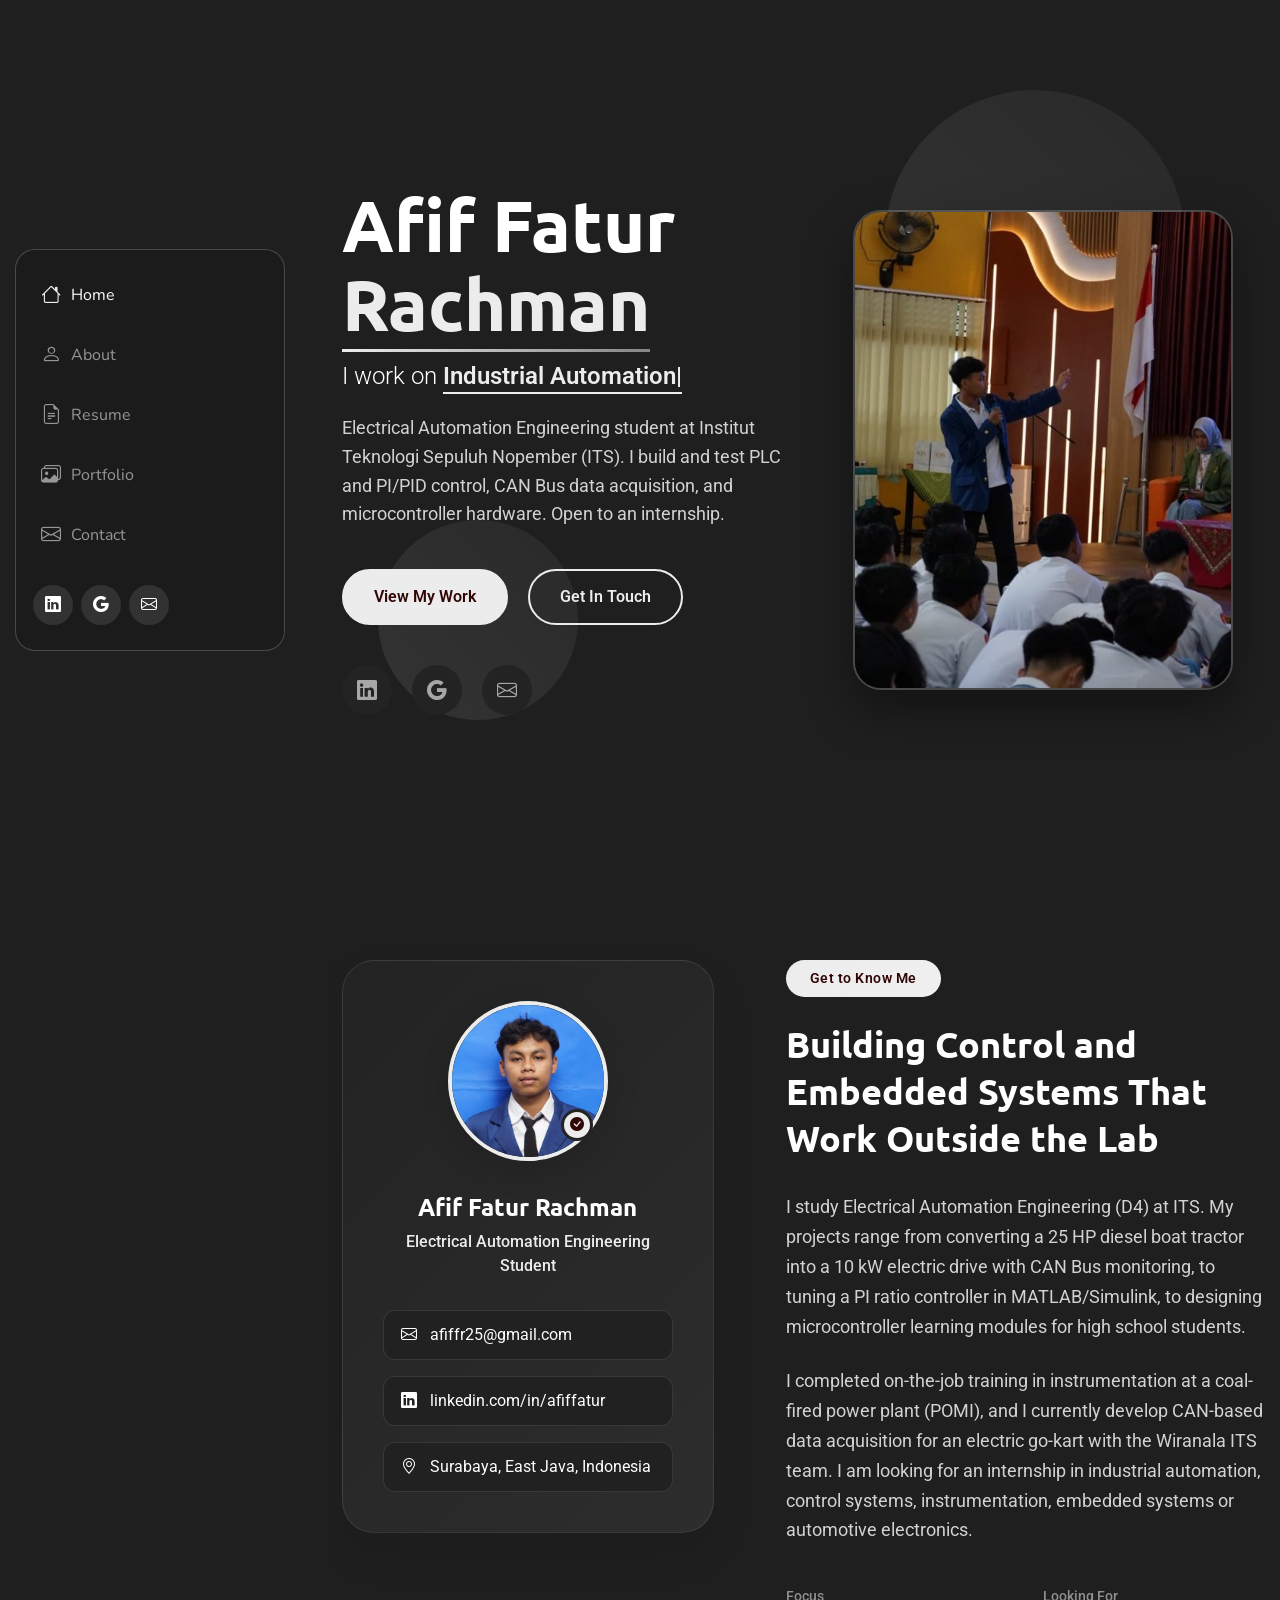
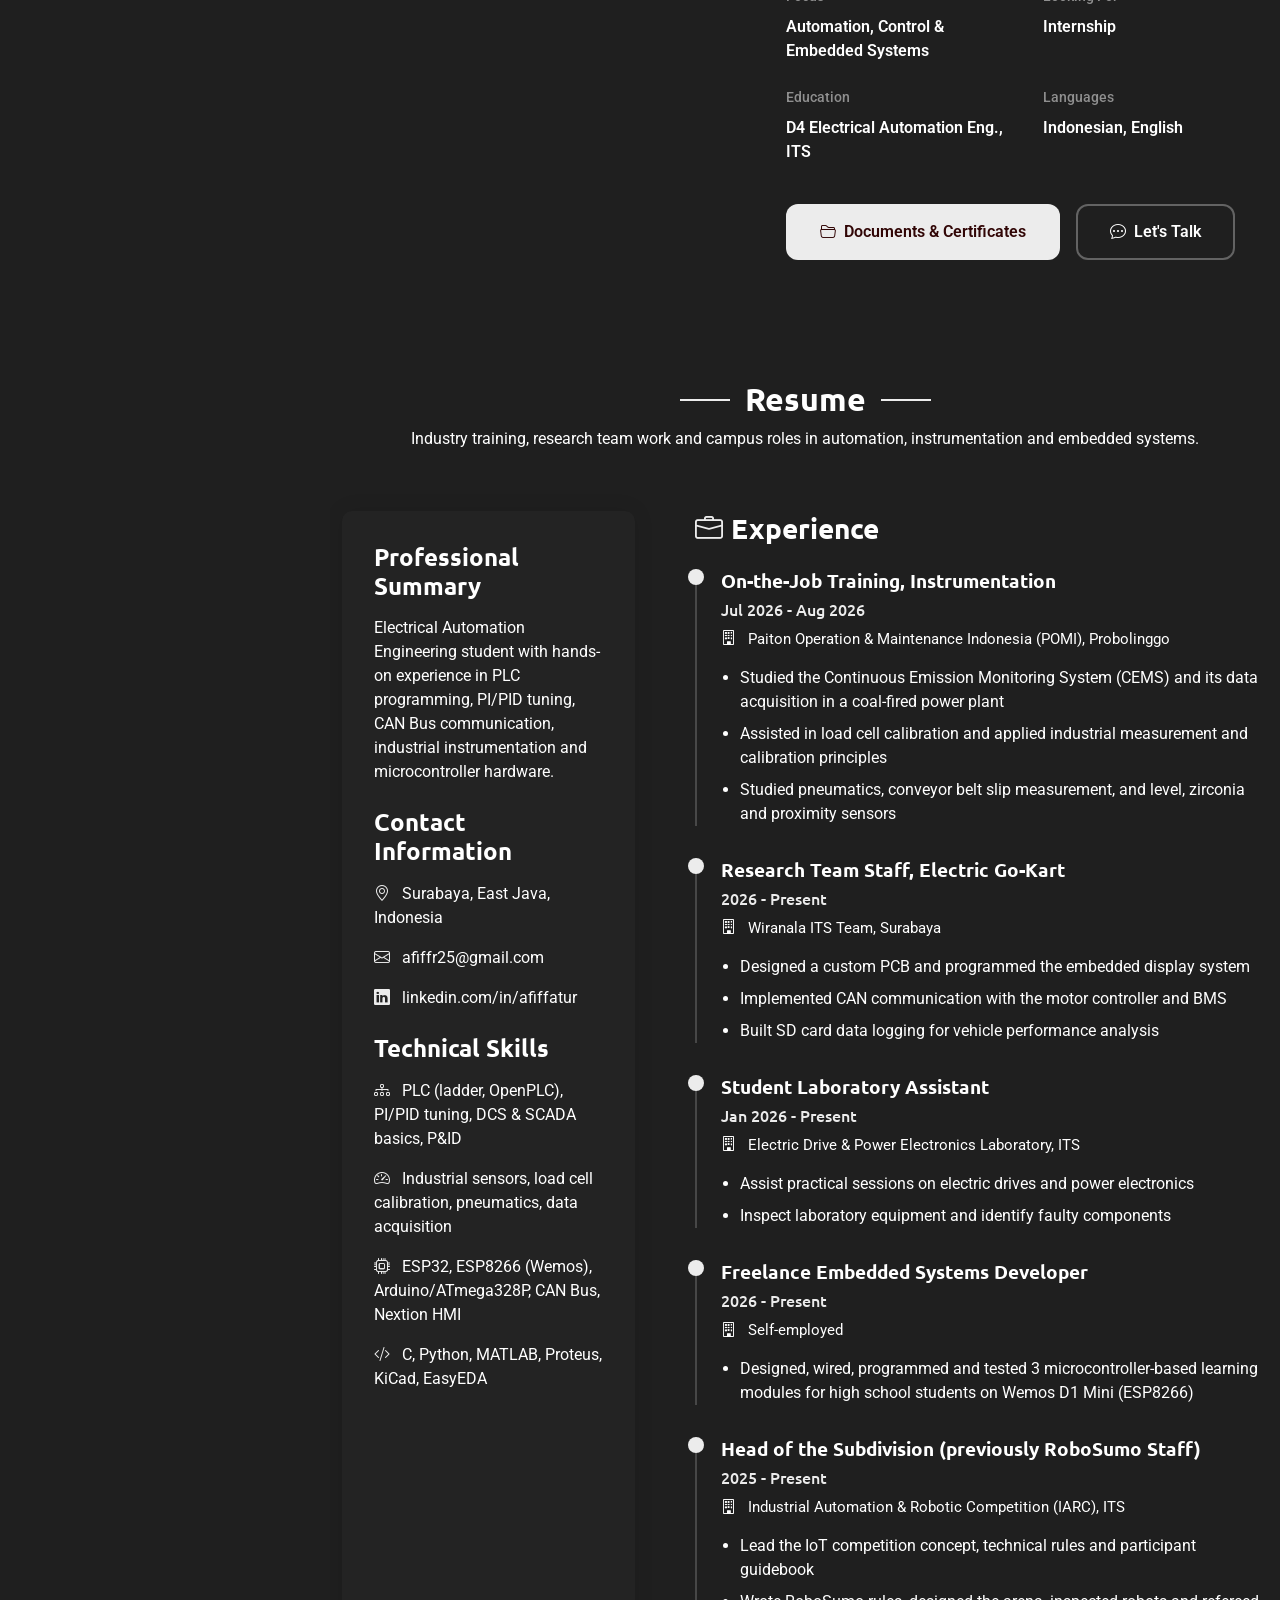
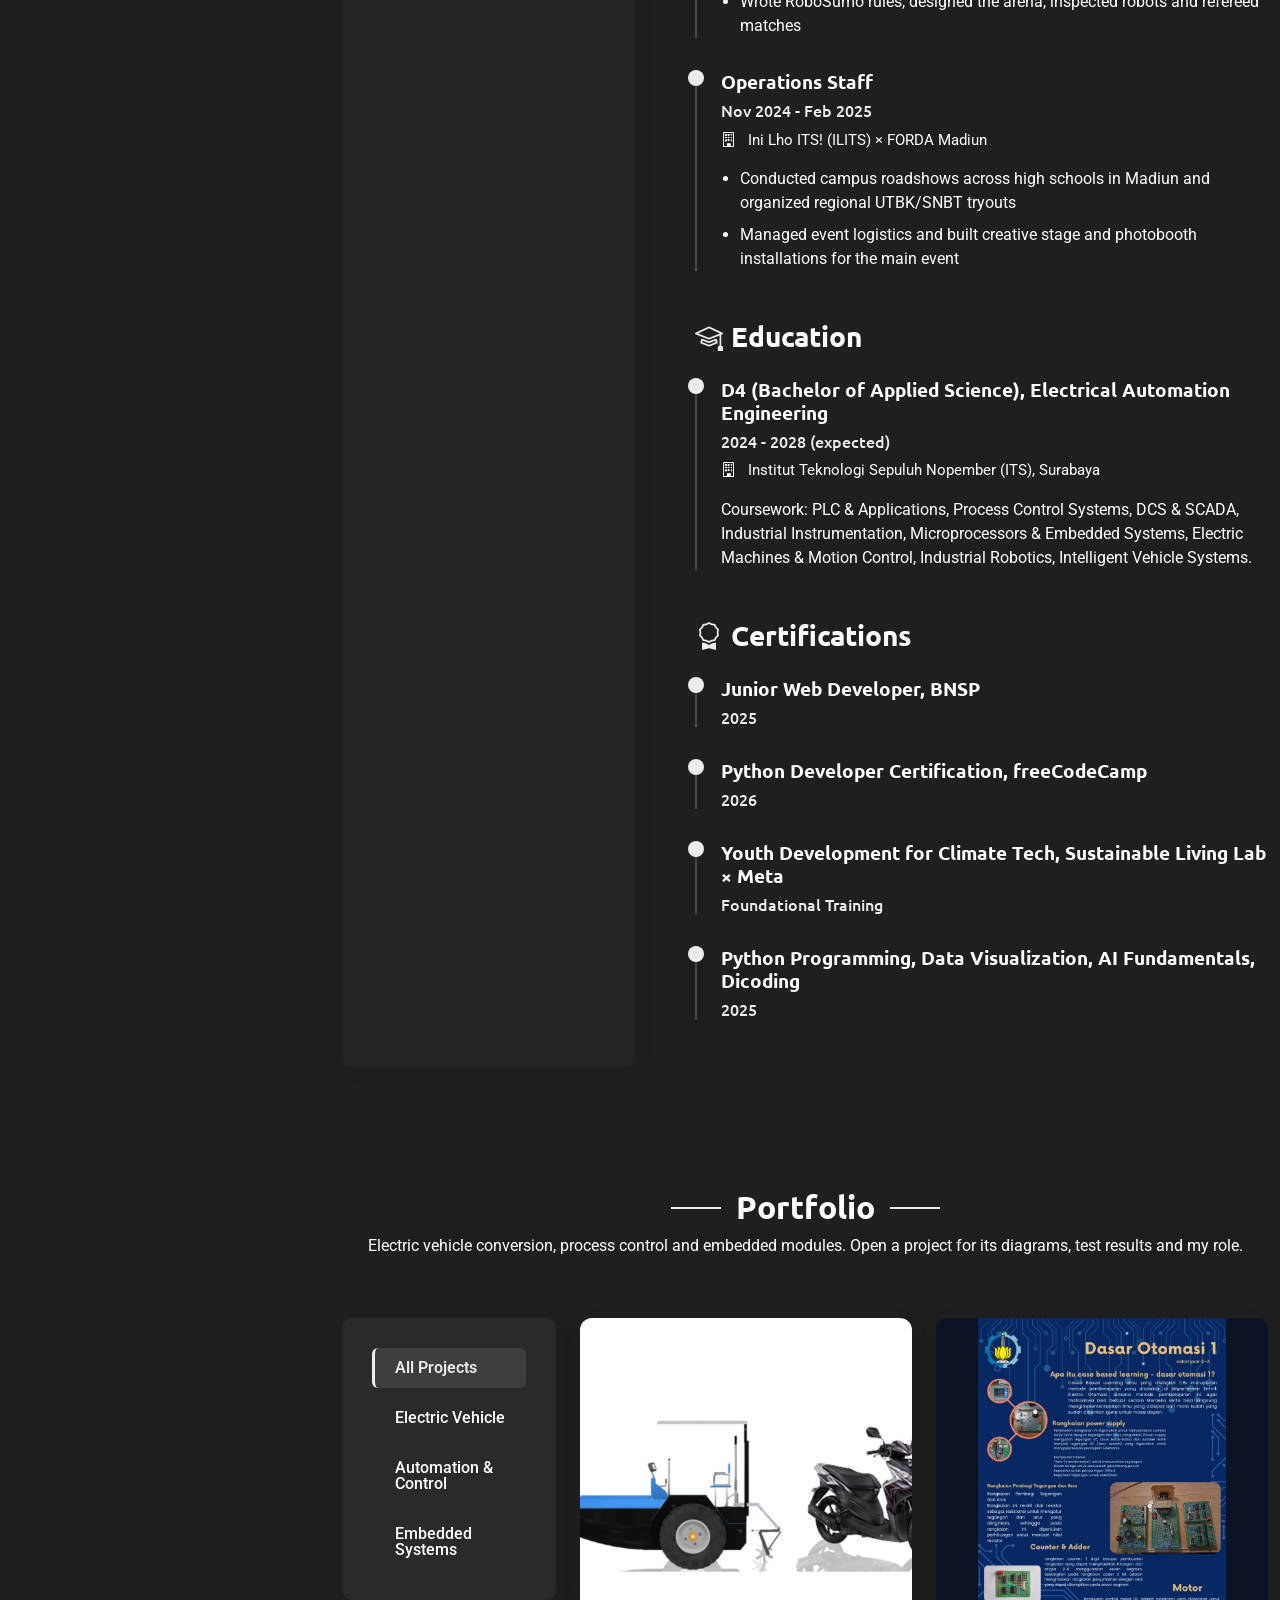
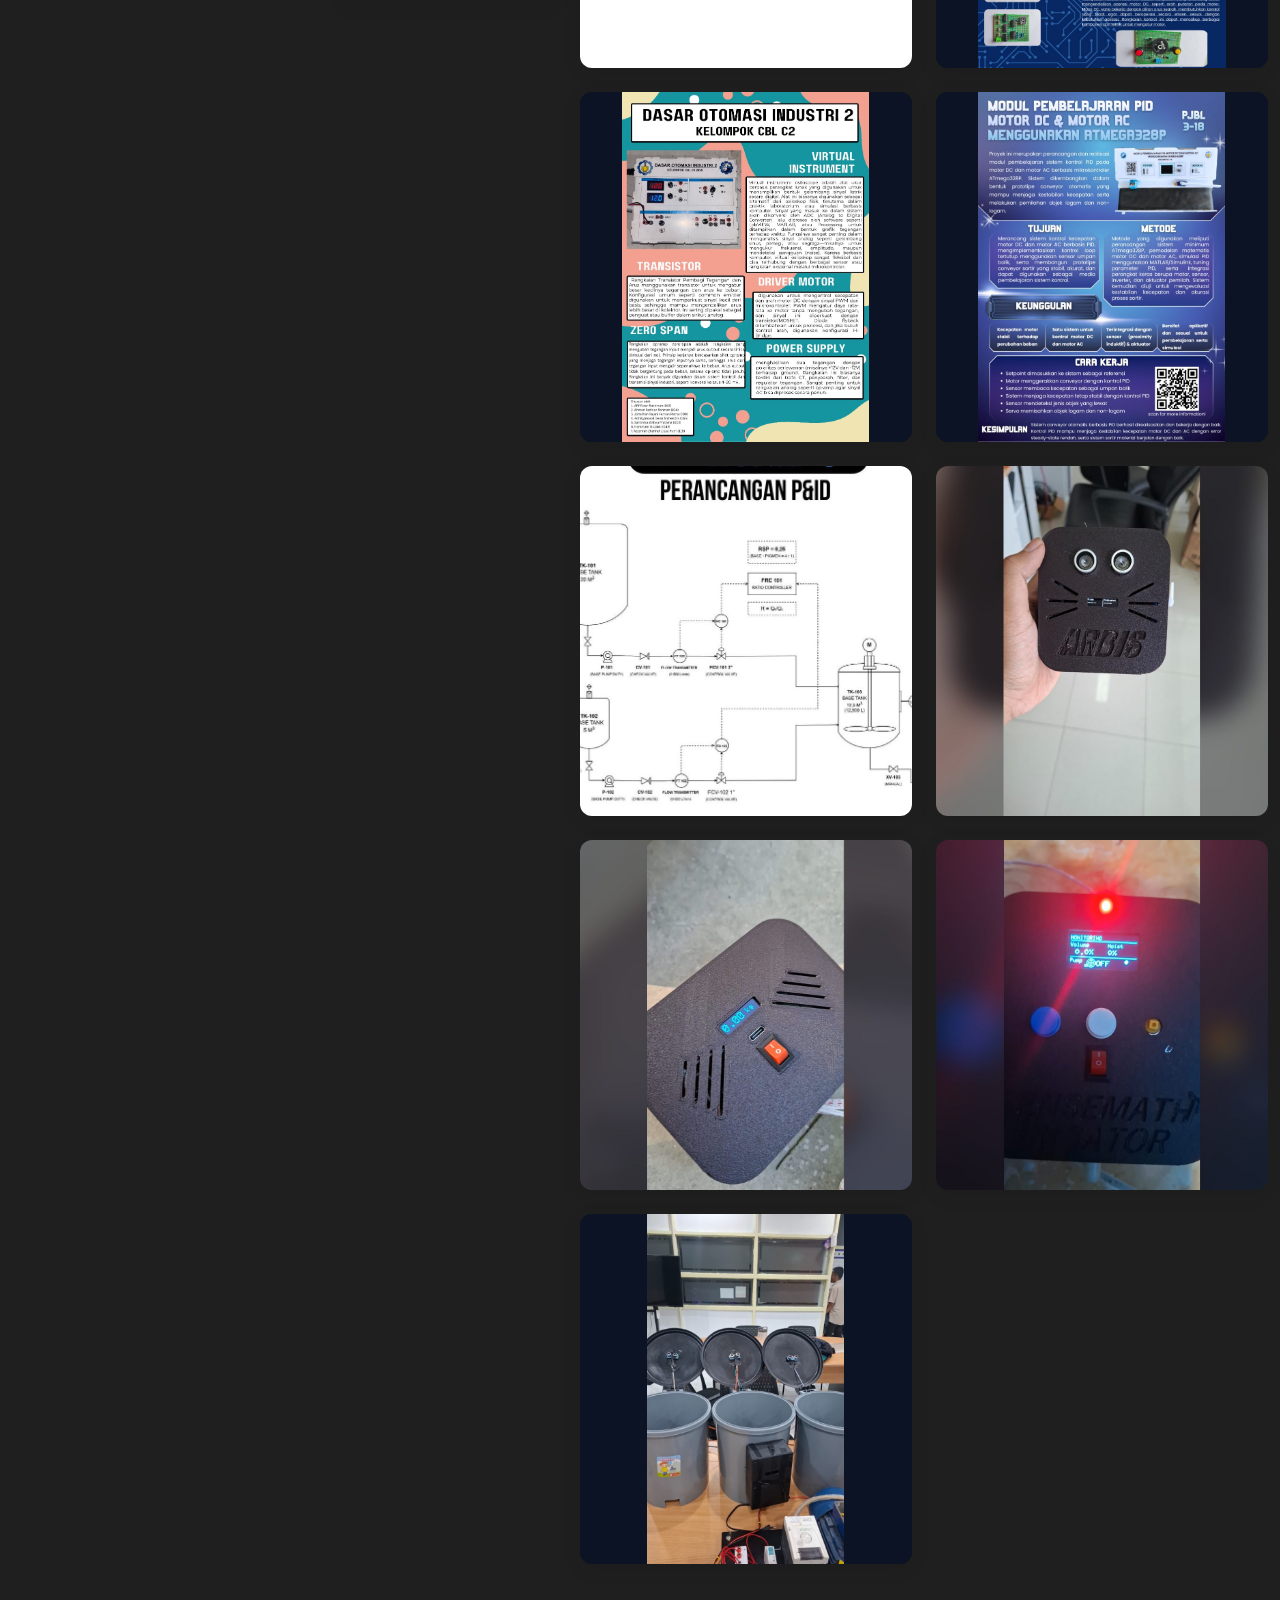
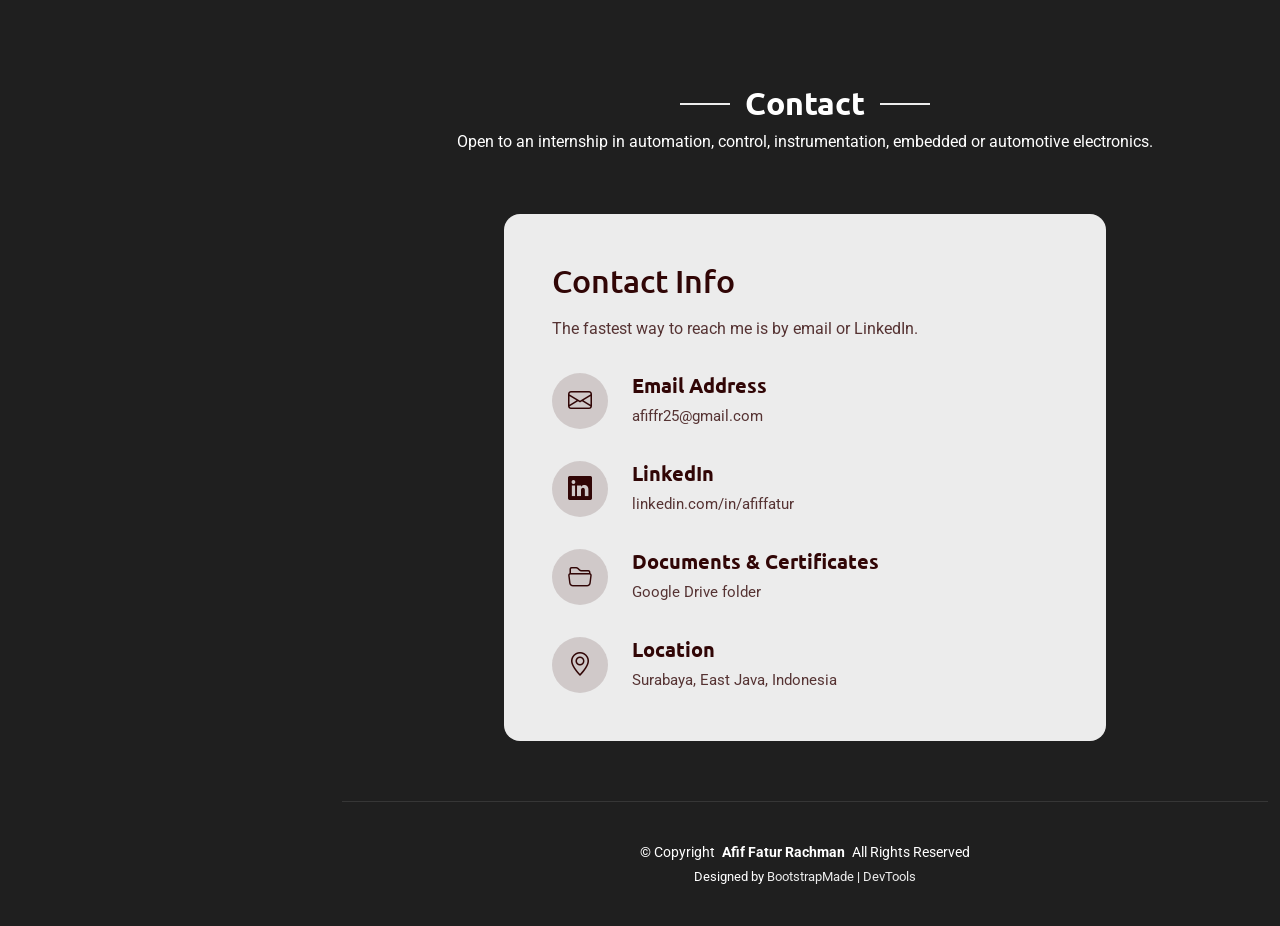
<file: index.html>
<!DOCTYPE html>
<html lang="en">

<head>
  <meta charset="utf-8">
  <meta content="width=device-width, initial-scale=1.0" name="viewport">
  <title>Afif Fatur Rachman | Portfolio</title>
  <meta name="description" content="Portfolio of Afif Fatur Rachman, Electrical Automation Engineering student at ITS: PLC, PID control, CAN Bus, embedded systems and EV conversion.">
  <meta name="keywords" content="automation, PLC, PID, CAN Bus, embedded systems, ESP32, ESP8266, electric vehicle, ITS">

  <!-- Favicons -->
  <link href="assets/img/favicon.png" rel="icon">
  <link href="assets/img/apple-touch-icon.png" rel="apple-touch-icon">

  <!-- Fonts -->
  <link href="https://fonts.googleapis.com" rel="preconnect">
  <link href="https://fonts.gstatic.com" rel="preconnect" crossorigin>
  <link href="https://fonts.googleapis.com/css2?family=Roboto:ital,wght@0,100;0,300;0,400;0,500;0,700;0,900;1,100;1,300;1,400;1,500;1,700;1,900&family=Ubuntu:ital,wght@0,300;0,400;0,500;0,700;1,300;1,400;1,500;1,700&family=Nunito:ital,wght@0,200;0,300;0,400;0,500;0,600;0,700;0,800;0,900;1,200;1,300;1,400;1,500;1,600;1,700;1,800;1,900&display=swap" rel="stylesheet">

  <!-- Vendor CSS Files -->
  <link href="assets/vendor/bootstrap/css/bootstrap.min.css" rel="stylesheet">
  <link href="assets/vendor/bootstrap-icons/bootstrap-icons.css" rel="stylesheet">
  <link href="assets/vendor/aos/aos.css" rel="stylesheet">
  <link href="assets/vendor/glightbox/css/glightbox.min.css" rel="stylesheet">
  <link href="assets/vendor/swiper/swiper-bundle.min.css" rel="stylesheet">

  <!-- Main CSS File -->
  <link href="assets/css/main.css" rel="stylesheet">

  <!-- =======================================================
  * Template Name: SnapFolio
  * Template URL: https://bootstrapmade.com/snapfolio-bootstrap-portfolio-template/
  * Updated: Jul 21 2025 with Bootstrap v5.3.7
  * Author: BootstrapMade.com
  * License: https://bootstrapmade.com/license/
  ======================================================== -->
</head>

<body class="index-page">

  <header id="header" class="header dark-background d-flex flex-column justify-content-center">
    <i class="header-toggle d-xl-none bi bi-list"></i>

    <div class="header-container d-flex flex-column align-items-start">
      <nav id="navmenu" class="navmenu">
        <ul>
          <li><a href="#hero" class="active"><i class="bi bi-house navicon"></i>Home</a></li>
          <li><a href="#about"><i class="bi bi-person navicon"></i> About</a></li>
          <li><a href="#resume"><i class="bi bi-file-earmark-text navicon"></i> Resume</a></li>
          <li><a href="#portfolio"><i class="bi bi-images navicon"></i> Portfolio</a></li>
          <li><a href="#contact"><i class="bi bi-envelope navicon"></i> Contact</a></li>
        </ul>
      </nav>

      <div class="social-links text-center">
        <a href="https://linkedin.com/in/afiffatur" class="linkedin" target="_blank" rel="noopener" title="LinkedIn"><i class="bi bi-linkedin"></i></a>
        <a href="https://drive.google.com/drive/folders/1XQpE3AXoUAXFMWgNxPds5E3X4bJaLmcN" class="google-plus" target="_blank" rel="noopener" title="Documents &amp; certificates"><i class="bi bi-google"></i></a>
        <a href="mailto:afiffr25@gmail.com" class="twitter" title="Email"><i class="bi bi-envelope"></i></a>
      </div>

    </div>

  </header>

  <main class="main">

    <!-- Hero Section -->
    <section id="hero" class="hero section">

      <div class="background-elements">
        <div class="bg-circle circle-1"></div>
        <div class="bg-circle circle-2"></div>
      </div>

      <div class="hero-content">

        <div class="container">
          <div class="row align-items-center">

            <div class="col-lg-6" data-aos="fade-right" data-aos-delay="100">
              <div class="hero-text">
                <h1>Afif Fatur <span class="accent-text">Rachman</span></h1>
                <p class="lead">I work on <span class="typed" data-typed-items="Industrial Automation, Control Systems, Embedded Systems, EV Powertrains, Instrumentation"></span></p>
                <p class="description">Electrical Automation Engineering student at Institut Teknologi Sepuluh Nopember (ITS). I build and test PLC and PI/PID control, CAN Bus data acquisition, and microcontroller hardware. Open to an internship.</p>

                <div class="hero-actions">
                  <a href="#portfolio" class="btn btn-primary">View My Work</a>
                  <a href="#contact" class="btn btn-outline">Get In Touch</a>
                </div>

                <div class="social-links">
                  <a href="https://linkedin.com/in/afiffatur" target="_blank" rel="noopener" title="LinkedIn"><i class="bi bi-linkedin"></i></a>
                  <a href="https://drive.google.com/drive/folders/1XQpE3AXoUAXFMWgNxPds5E3X4bJaLmcN" target="_blank" rel="noopener" title="Documents &amp; certificates"><i class="bi bi-google"></i></a>
                  <a href="mailto:afiffr25@gmail.com" title="Email"><i class="bi bi-envelope"></i></a>
                </div>
              </div>
            </div>

            <div class="col-lg-6" data-aos="fade-left" data-aos-delay="200">
              <div class="hero-visual">
                <div class="profile-container">
                  <div class="profile-background"></div>
                  <img src="assets/img/profile/afif-hero.jpg" alt="Afif Fatur Rachman" class="profile-image">
                </div>
              </div>
            </div>

          </div>
        </div>
      </div>

    </section><!-- /Hero Section -->

    <!-- About Section -->
    <section id="about" class="about section">

      <div class="container" data-aos="fade-up" data-aos-delay="100">

        <div class="row">
          <div class="col-lg-5" data-aos="zoom-in" data-aos-delay="200">
            <div class="profile-card">
              <div class="profile-header">
                <div class="profile-image">
                  <img src="assets/img/profile/afif-square.jpg" alt="Afif Fatur Rachman" class="img-fluid">
                </div>
                <div class="profile-badge">
                  <i class="bi bi-check-circle-fill"></i>
                </div>
              </div>

              <div class="profile-content">
                <h3>Afif Fatur Rachman</h3>
                <p class="profession">Electrical Automation Engineering Student</p>

                <div class="contact-links">
                  <a href="mailto:afiffr25@gmail.com" class="contact-item">
                    <i class="bi bi-envelope"></i>
                    afiffr25@gmail.com
                  </a>
                  <a href="https://linkedin.com/in/afiffatur" class="contact-item" target="_blank" rel="noopener">
                    <i class="bi bi-linkedin"></i>
                    linkedin.com/in/afiffatur
                  </a>
                  <a href="#" class="contact-item">
                    <i class="bi bi-geo-alt"></i>
                    Surabaya, East Java, Indonesia
                  </a>
                </div>
              </div>
            </div>
          </div>

          <div class="col-lg-7" data-aos="fade-left" data-aos-delay="300">
            <div class="about-content">
              <div class="section-header">
                <span class="badge-text">Get to Know Me</span>
                <h2>Building Control and Embedded Systems That Work Outside the Lab</h2>
              </div>

              <div class="description">
                <p>I study Electrical Automation Engineering (D4) at ITS. My projects range from converting a 25 HP diesel boat tractor into a 10 kW electric drive with CAN Bus monitoring, to tuning a PI ratio controller in MATLAB/Simulink, to designing microcontroller learning modules for high school students.</p>

                <p>I completed on-the-job training in instrumentation at a coal-fired power plant (POMI), and I currently develop CAN-based data acquisition for an electric go-kart with the Wiranala ITS team. I am looking for an internship in industrial automation, control systems, instrumentation, embedded systems or automotive electronics.</p>
              </div>

              <div class="details-grid">
                <div class="detail-row">
                  <div class="detail-item">
                    <span class="detail-label">Focus</span>
                    <span class="detail-value">Automation, Control &amp; Embedded Systems</span>
                  </div>
                  <div class="detail-item">
                    <span class="detail-label">Looking For</span>
                    <span class="detail-value">Internship</span>
                  </div>
                </div>
                <div class="detail-row">
                  <div class="detail-item">
                    <span class="detail-label">Education</span>
                    <span class="detail-value">D4 Electrical Automation Eng., ITS</span>
                  </div>
                  <div class="detail-item">
                    <span class="detail-label">Languages</span>
                    <span class="detail-value">Indonesian, English</span>
                  </div>
                </div>
              </div>

              <div class="cta-section">
                <a href="https://drive.google.com/drive/folders/1XQpE3AXoUAXFMWgNxPds5E3X4bJaLmcN" class="btn btn-primary" target="_blank" rel="noopener">
                  <i class="bi bi-folder2-open"></i>
                  Documents &amp; Certificates
                </a>
                <a href="#contact" class="btn btn-outline">
                  <i class="bi bi-chat-dots"></i>
                  Let's Talk
                </a>
              </div>
            </div>
          </div>
        </div>

      </div>

    </section><!-- /About Section -->

    <!-- Resume Section -->
    <section id="resume" class="resume section">

      <!-- Section Title -->
      <div class="container section-title" data-aos="fade-up">
        <h2>Resume</h2>
        <p>Industry training, research team work and campus roles in automation, instrumentation and embedded systems.</p>
      </div><!-- End Section Title -->

      <div class="container" data-aos="fade-up" data-aos-delay="100">

        <div class="row gy-4">
          <!-- Left column with summary and contact -->
          <div class="col-lg-4">
            <div class="resume-side" data-aos="fade-right" data-aos-delay="100">
              <h3>Professional Summary</h3>
              <p>Electrical Automation Engineering student with hands-on experience in PLC programming, PI/PID tuning, CAN Bus communication, industrial instrumentation and microcontroller hardware.</p>

              <h3 class="mt-4">Contact Information</h3>
              <ul class="contact-info list-unstyled">
                <li><i class="bi bi-geo-alt"></i> Surabaya, East Java, Indonesia</li>
                <li><i class="bi bi-envelope"></i> afiffr25@gmail.com</li>
                <li><i class="bi bi-linkedin"></i> linkedin.com/in/afiffatur</li>
              </ul>

              <h3 class="mt-4">Technical Skills</h3>
              <ul class="contact-info list-unstyled">
                <li><i class="bi bi-diagram-3"></i> PLC (ladder, OpenPLC), PI/PID tuning, DCS &amp; SCADA basics, P&amp;ID</li>
                <li><i class="bi bi-speedometer2"></i> Industrial sensors, load cell calibration, pneumatics, data acquisition</li>
                <li><i class="bi bi-cpu"></i> ESP32, ESP8266 (Wemos), Arduino/ATmega328P, CAN Bus, Nextion HMI</li>
                <li><i class="bi bi-code-slash"></i> C, Python, MATLAB, Proteus, KiCad, EasyEDA</li>
              </ul>
            </div>
          </div>

          <!-- Right column with experience and education -->
          <div class="col-lg-8 ps-4 ps-lg-5">
            <div class="resume-section" data-aos="fade-up">
              <h3><i class="bi bi-briefcase me-2"></i>Experience</h3>

              <div class="resume-item">
                <h4>On-the-Job Training, Instrumentation</h4>
                <h5>Jul 2026 - Aug 2026</h5>
                <p class="company"><i class="bi bi-building"></i> Paiton Operation &amp; Maintenance Indonesia (POMI), Probolinggo</p>
                <ul>
                  <li>Studied the Continuous Emission Monitoring System (CEMS) and its data acquisition in a coal-fired power plant</li>
                  <li>Assisted in load cell calibration and applied industrial measurement and calibration principles</li>
                  <li>Studied pneumatics, conveyor belt slip measurement, and level, zirconia and proximity sensors</li>
                </ul>
              </div>

              <div class="resume-item">
                <h4>Research Team Staff, Electric Go-Kart</h4>
                <h5>2026 - Present</h5>
                <p class="company"><i class="bi bi-building"></i> Wiranala ITS Team, Surabaya</p>
                <ul>
                  <li>Designed a custom PCB and programmed the embedded display system</li>
                  <li>Implemented CAN communication with the motor controller and BMS</li>
                  <li>Built SD card data logging for vehicle performance analysis</li>
                </ul>
              </div>

              <div class="resume-item">
                <h4>Student Laboratory Assistant</h4>
                <h5>Jan 2026 - Present</h5>
                <p class="company"><i class="bi bi-building"></i> Electric Drive &amp; Power Electronics Laboratory, ITS</p>
                <ul>
                  <li>Assist practical sessions on electric drives and power electronics</li>
                  <li>Inspect laboratory equipment and identify faulty components</li>
                </ul>
              </div>

              <div class="resume-item">
                <h4>Freelance Embedded Systems Developer</h4>
                <h5>2026 - Present</h5>
                <p class="company"><i class="bi bi-building"></i> Self-employed</p>
                <ul>
                  <li>Designed, wired, programmed and tested 3 microcontroller-based learning modules for high school students on Wemos D1 Mini (ESP8266)</li>
                </ul>
              </div>

              <div class="resume-item">
                <h4>Head of the Subdivision (previously RoboSumo Staff)</h4>
                <h5>2025 - Present</h5>
                <p class="company"><i class="bi bi-building"></i> Industrial Automation &amp; Robotic Competition (IARC), ITS</p>
                <ul>
                  <li>Lead the IoT competition concept, technical rules and participant guidebook</li>
                  <li>Wrote RoboSumo rules, designed the arena, inspected robots and refereed matches</li>
                </ul>
              </div>

              <div class="resume-item">
                <h4>Operations Staff</h4>
                <h5>Nov 2024 - Feb 2025</h5>
                <p class="company"><i class="bi bi-building"></i> Ini Lho ITS! (ILITS) × FORDA Madiun</p>
                <ul>
                  <li>Conducted campus roadshows across high schools in Madiun and organized regional UTBK/SNBT tryouts</li>
                  <li>Managed event logistics and built creative stage and photobooth installations for the main event</li>
                </ul>
              </div>

            </div>

            <div class="resume-section" data-aos="fade-up" data-aos-delay="100">
              <h3><i class="bi bi-mortarboard me-2"></i>Education</h3>

              <div class="resume-item">
                <h4>D4 (Bachelor of Applied Science), Electrical Automation Engineering</h4>
                <h5>2024 - 2028 (expected)</h5>
                <p class="company"><i class="bi bi-building"></i> Institut Teknologi Sepuluh Nopember (ITS), Surabaya</p>
                <p>Coursework: PLC & Applications, Process Control Systems, DCS & SCADA, Industrial Instrumentation, Microprocessors & Embedded Systems, Electric Machines & Motion Control, Industrial Robotics, Intelligent Vehicle Systems.</p>
              </div>

            </div>

            <div class="resume-section" data-aos="fade-up" data-aos-delay="200">
              <h3><i class="bi bi-award me-2"></i>Certifications</h3>

              <div class="resume-item">
                <h4>Junior Web Developer, BNSP</h4>
                <h5>2025</h5>
              </div>

              <div class="resume-item">
                <h4>Python Developer Certification, freeCodeCamp</h4>
                <h5>2026</h5>
              </div>

              <div class="resume-item">
                <h4>Youth Development for Climate Tech, Sustainable Living Lab × Meta</h4>
                <h5>Foundational Training</h5>
              </div>

              <div class="resume-item">
                <h4>Python Programming, Data Visualization, AI Fundamentals, Dicoding</h4>
                <h5>2025</h5>
              </div>

            </div>
          </div>
        </div>

      </div>

    </section><!-- /Resume Section -->

    <!-- Portfolio Section -->
    <section id="portfolio" class="portfolio section">

      <!-- Section Title -->
      <div class="container section-title" data-aos="fade-up">
        <h2>Portfolio</h2>
        <p>Electric vehicle conversion, process control and embedded modules. Open a project for its diagrams, test results and my role.</p>
      </div><!-- End Section Title -->

      <div class="container" data-aos="fade-up" data-aos-delay="100">

        <div class="isotope-layout" data-default-filter="*" data-layout="masonry" data-sort="original-order">

          <div class="row">
            <div class="col-lg-3 filter-sidebar">
              <div class="filters-wrapper" data-aos="fade-right" data-aos-delay="150">
                <ul class="portfolio-filters isotope-filters">
                  <li data-filter="*" class="filter-active">All Projects</li>
                  <li data-filter=".filter-ev">Electric Vehicle</li>
                  <li data-filter=".filter-control">Automation &amp; Control</li>
                  <li data-filter=".filter-embedded">Embedded Systems</li>
                </ul>
              </div>
            </div>

            <div class="col-lg-9">
              <div class="row gy-4 portfolio-container isotope-container" data-aos="fade-up" data-aos-delay="200">

                <div class="col-lg-6 col-md-6 portfolio-item isotope-item filter-ev">
                  <div class="portfolio-wrap">
                   <img src="assets/img/projects/ev-cover-new.jpg" class="img-fluid" alt="Electric Vehicle Conversion" loading="lazy">
                    <div class="portfolio-info">
                      <div class="content">
                        <span class="category">Electric Vehicle</span>
                        <h4>Electric Vehicle Conversion</h4>
                        <div class="portfolio-links">
                          <a href="assets/img/projects/ev-cover-new.jpg" class="glightbox" title="Electric Vehicle Conversion"><i class="bi bi-plus-lg"></i></a>
                          <a href="project-ev.html" title="More Details"><i class="bi bi-arrow-right"></i></a>
                        </div>
                      </div>
                    </div>
                  </div>
                </div><!-- End Portfolio Item -->
                <div class="col-lg-6 col-md-6 portfolio-item isotope-item filter-control">
                  <div class="portfolio-wrap contain-img">
                    <img src="assets/img/projects/otomasi-poster.jpg" class="img-fluid" alt="Fundamental Automation &amp; Analog Circuits Module" loading="lazy">
                    <div class="portfolio-info">
                      <div class="content">
                        <span class="category">Automation &amp; Control</span>
                        <h4>Fundamental Automation &amp; Analog Circuits</h4>
                        <div class="portfolio-links">
                          <a href="assets/img/projects/otomasi-poster.jpg" class="glightbox" title="Fundamental Automation &amp; Analog Circuits"><i class="bi bi-plus-lg"></i></a>
                          <a href="project-dasar-otomasi.html" title="More Details"><i class="bi bi-arrow-right"></i></a>
                        </div>
                      </div>
                    </div>
                  </div>
                </div><!-- End Portfolio Item -->
                <div class="col-lg-6 col-md-6 portfolio-item isotope-item filter-control">
                  <div class="portfolio-wrap contain-img">
                    <img src="assets/img/projects/otomasi2-poster.jpg" class="img-fluid" alt="Industrial Automation 2: Transistor &amp; Op-Amp Signal Conditioning" loading="lazy">
                    <div class="portfolio-info">
                      <div class="content">
                        <span class="category">Automation &amp; Control</span>
                        <h4>Industrial Automation 2: Transistor &amp; Op-Amp</h4>
                        <div class="portfolio-links">
                          <a href="assets/img/projects/otomasi2-poster.jpg" class="glightbox" title="Industrial Automation 2: Transistor &amp; Op-Amp"><i class="bi bi-plus-lg"></i></a>
                          <a href="project-dasar-otomasi-2.html" title="More Details"><i class="bi bi-arrow-right"></i></a>
                        </div>
                      </div>
                    </div>
                  </div>
                </div><!-- End Portfolio Item -->
                <div class="col-lg-6 col-md-6 portfolio-item isotope-item filter-control filter-embedded">
                  <div class="portfolio-wrap contain-img">
                    <img src="assets/img/projects/dsk-poster.jpg" class="img-fluid" alt="Closed-Loop PID Conveyor &amp; Material Sorting System" loading="lazy">
                    <div class="portfolio-info">
                      <div class="content">
                        <span class="category">Control &amp; Embedded</span>
                        <h4>Closed-Loop PID Sorting Conveyor</h4>
                        <div class="portfolio-links">
                          <a href="assets/img/projects/dsk-poster.jpg" class="glightbox" title="Closed-Loop PID Sorting Conveyor"><i class="bi bi-plus-lg"></i></a>
                          <a href="project-dsk-conveyor.html" title="More Details"><i class="bi bi-arrow-right"></i></a>
                        </div>
                      </div>
                    </div>
                  </div>
                </div><!-- End Portfolio Item -->
                <div class="col-lg-6 col-md-6 portfolio-item isotope-item filter-control">
                  <div class="portfolio-wrap">
                    <img src="assets/img/projects/mixing-pid.jpg" class="img-fluid" alt="Mixing Ratio Control with PI" loading="lazy">
                    <div class="portfolio-info">
                      <div class="content">
                        <span class="category">Automation &amp; Control</span>
                        <h4>Mixing Ratio Control with PI</h4>
                        <div class="portfolio-links">
                          <a href="assets/img/projects/mixing-pid.jpg" class="glightbox" title="Mixing Ratio Control with PI"><i class="bi bi-plus-lg"></i></a>
                          <a href="project-mixing.html" title="More Details"><i class="bi bi-arrow-right"></i></a>
                        </div>
                      </div>
                    </div>
                  </div>
                </div><!-- End Portfolio Item -->
                <div class="col-lg-6 col-md-6 portfolio-item isotope-item filter-embedded">
                  <div class="portfolio-wrap">
                    <img src="assets/img/projects/arbis-photo.jpg" class="img-fluid" alt="ARBIS Ultrasonic Bird Repeller" loading="lazy">
                    <div class="portfolio-info">
                      <div class="content">
                        <span class="category">Embedded Module</span>
                        <h4>ARBIS Ultrasonic Bird Repeller</h4>
                        <div class="portfolio-links">
                          <a href="assets/img/projects/arbis-photo.jpg" class="glightbox" title="ARBIS Ultrasonic Bird Repeller"><i class="bi bi-plus-lg"></i></a>
                          <a href="project-arbis.html" title="More Details"><i class="bi bi-arrow-right"></i></a>
                        </div>
                      </div>
                    </div>
                  </div>
                </div><!-- End Portfolio Item -->
                <div class="col-lg-6 col-md-6 portfolio-item isotope-item filter-embedded">
                  <div class="portfolio-wrap">
                    <img src="assets/img/projects/bridge-photo2.jpg" class="img-fluid" alt="Bridge Load Monitoring" loading="lazy">
                    <div class="portfolio-info">
                      <div class="content">
                        <span class="category">Embedded Module</span>
                        <h4>Bridge Load Monitoring</h4>
                        <div class="portfolio-links">
                          <a href="assets/img/projects/bridge-photo2.jpg" class="glightbox" title="Bridge Load Monitoring"><i class="bi bi-plus-lg"></i></a>
                          <a href="project-bridge.html" title="More Details"><i class="bi bi-arrow-right"></i></a>
                        </div>
                      </div>
                    </div>
                  </div>
                </div><!-- End Portfolio Item -->
                <div class="col-lg-6 col-md-6 portfolio-item isotope-item filter-embedded">
                  <div class="portfolio-wrap">
                    <img src="assets/img/projects/smart-photo.jpg" class="img-fluid" alt="Smart Irrigation Module" loading="lazy">
                    <div class="portfolio-info">
                      <div class="content">
                        <span class="category">Embedded Module</span>
                        <h4>Smart Irrigation Module</h4>
                        <div class="portfolio-links">
                          <a href="assets/img/projects/smart-photo.jpg" class="glightbox" title="Smart Irrigation Module"><i class="bi bi-plus-lg"></i></a>
                          <a href="project-smart.html" title="More Details"><i class="bi bi-arrow-right"></i></a>
                        </div>
                      </div>
                    </div>
                  </div>
                </div><!-- End Portfolio Item -->
                <div class="col-lg-6 col-md-6 portfolio-item isotope-item filter-embedded">
                  <div class="portfolio-wrap contain-img">
                    <img src="assets/img/projects/waste-bins-cover.jpg" class="img-fluid" alt="Distributed IoT Smart Waste Management System" loading="lazy">
                    <div class="portfolio-info">
                      <div class="content">
                        <span class="category">Embedded Systems &amp; IoT</span>
                        <h4>Distributed IoT Smart Waste System</h4>
                        <div class="portfolio-links">
                          <a href="assets/img/projects/waste-bins-cover.jpg" class="glightbox" title="Distributed IoT Smart Waste Management System"><i class="bi bi-plus-lg"></i></a>
                          <a href="project-waste.html" title="More Details"><i class="bi bi-arrow-right"></i></a>
                        </div>
                      </div>
                    </div>
                  </div>
                </div><!-- End Portfolio Item -->

              </div><!-- End Portfolio Container -->
            </div>
          </div>

        </div>

      </div>

    </section><!-- /Portfolio Section -->

    <!-- Contact Section -->
    <section id="contact" class="contact section">

      <!-- Section Title -->
      <div class="container section-title" data-aos="fade-up">
        <h2>Contact</h2>
        <p>Open to an internship in automation, control, instrumentation, embedded or automotive electronics.</p>
      </div><!-- End Section Title -->

      <div class="container">

        <div class="row g-4 g-lg-5 justify-content-center">
          <div class="col-lg-8">
            <div class="info-box">
              <h3>Contact Info</h3>
              <p>The fastest way to reach me is by email or LinkedIn.</p>

              <div class="info-item">
                <div class="icon-box">
                  <i class="bi bi-envelope"></i>
                </div>
                <div class="content">
                  <h4>Email Address</h4>
                  <p><a href="mailto:afiffr25@gmail.com">afiffr25@gmail.com</a></p>
                </div>
              </div>

              <div class="info-item">
                <div class="icon-box">
                  <i class="bi bi-linkedin"></i>
                </div>
                <div class="content">
                  <h4>LinkedIn</h4>
                  <p><a href="https://linkedin.com/in/afiffatur" target="_blank" rel="noopener">linkedin.com/in/afiffatur</a></p>
                </div>
              </div>

              <div class="info-item">
                <div class="icon-box">
                  <i class="bi bi-folder2-open"></i>
                </div>
                <div class="content">
                  <h4>Documents &amp; Certificates</h4>
                  <p><a href="https://drive.google.com/drive/folders/1XQpE3AXoUAXFMWgNxPds5E3X4bJaLmcN" target="_blank" rel="noopener">Google Drive folder</a></p>
                </div>
              </div>

              <div class="info-item">
                <div class="icon-box">
                  <i class="bi bi-geo-alt"></i>
                </div>
                <div class="content">
                  <h4>Location</h4>
                  <p>Surabaya, East Java, Indonesia</p>
                </div>
              </div>
            </div>
          </div>
        </div>

      </div>

    </section><!-- /Contact Section -->

  </main>

  <footer id="footer" class="footer position-relative">

    <div class="container">
      <div class="copyright text-center ">
        <p>© <span>Copyright</span> <strong class="px-1 sitename">Afif Fatur Rachman</strong> <span>All Rights Reserved</span></p>
      </div>
      <div class="credits">
        <!-- All the links in the footer should remain intact. -->
        <!-- You can delete the links only if you've purchased the pro version. -->
        <!-- Licensing information: https://bootstrapmade.com/license/ -->
        Designed by <a href="https://bootstrapmade.com/">BootstrapMade</a> | <a href="https://bootstrapmade.com/tools/">DevTools</a>
      </div>
    </div>

  </footer>

  <!-- Scroll Top -->
  <a href="#" id="scroll-top" class="scroll-top d-flex align-items-center justify-content-center"><i class="bi bi-arrow-up-short"></i></a>

  <!-- Preloader -->
  <div id="preloader"></div>

  <!-- Vendor JS Files -->
  <script src="assets/vendor/bootstrap/js/bootstrap.bundle.min.js"></script>
  <script src="assets/vendor/aos/aos.js"></script>
  <script src="assets/vendor/typed.js/typed.umd.js"></script>
  <script src="assets/vendor/purecounter/purecounter_vanilla.js"></script>
  <script src="assets/vendor/waypoints/noframework.waypoints.js"></script>
  <script src="assets/vendor/isotope-layout/isotope.pkgd.min.js"></script>
  <script src="assets/vendor/imagesloaded/imagesloaded.pkgd.min.js"></script>
  <script src="assets/vendor/glightbox/js/glightbox.min.js"></script>
  <script src="assets/vendor/swiper/swiper-bundle.min.js"></script>

  <!-- Main JS File -->
  <script src="assets/js/main.js"></script>

</body>

</html>
</file>
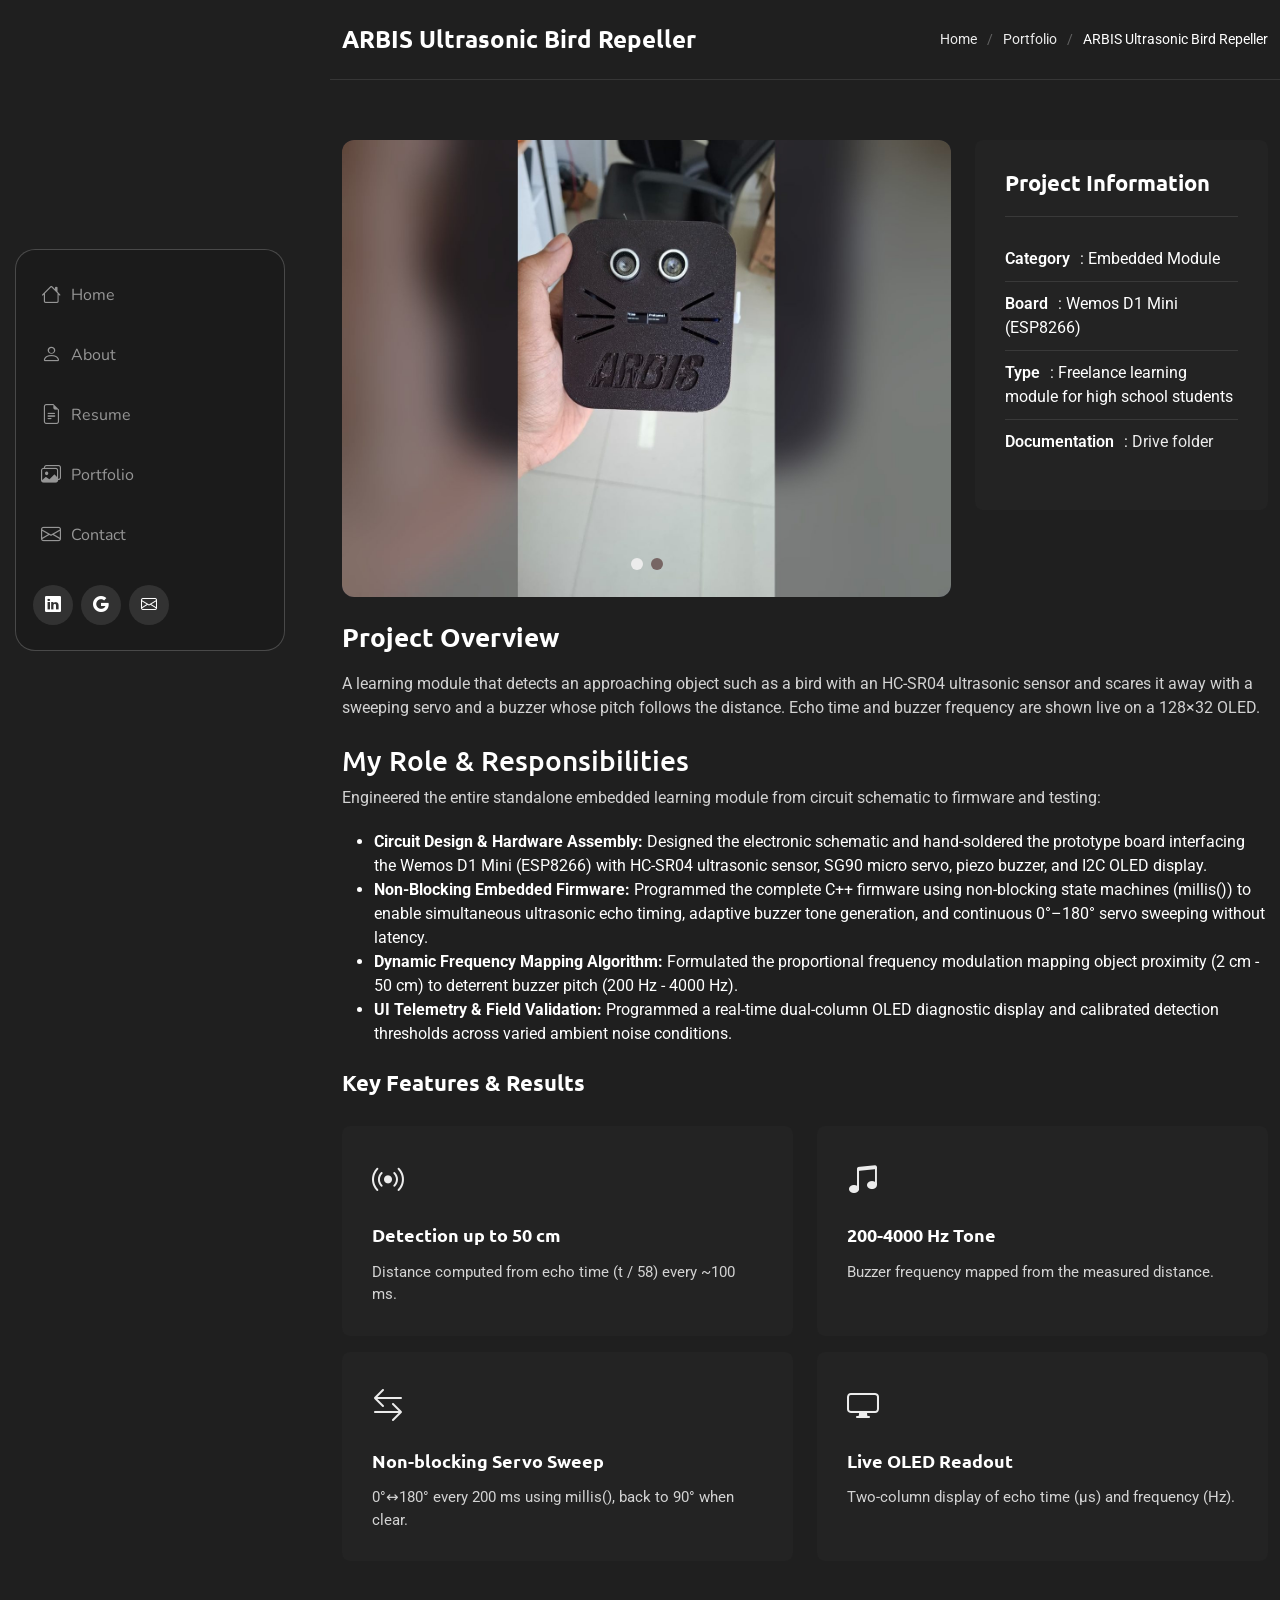
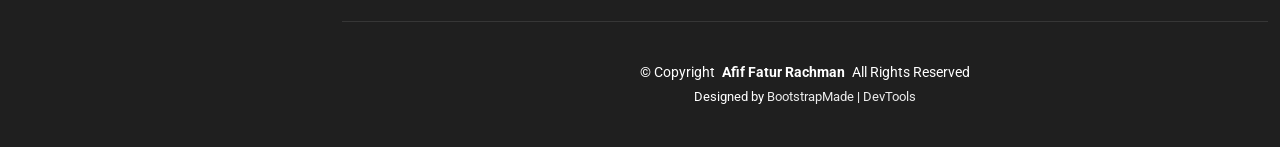
<file: project-arbis.html>
<!DOCTYPE html>
<html lang="en">

<head>
  <meta charset="utf-8">
  <meta content="width=device-width, initial-scale=1.0" name="viewport">
  <title>ARBIS Ultrasonic Bird Repeller | Afif Fatur Rachman</title>
  <meta name="description" content="">
  <meta name="keywords" content="">

  <!-- Favicons -->
  <link href="assets/img/favicon.png" rel="icon">
  <link href="assets/img/apple-touch-icon.png" rel="apple-touch-icon">

  <!-- Fonts -->
  <link href="https://fonts.googleapis.com" rel="preconnect">
  <link href="https://fonts.gstatic.com" rel="preconnect" crossorigin>
  <link href="https://fonts.googleapis.com/css2?family=Roboto:ital,wght@0,100;0,300;0,400;0,500;0,700;0,900;1,100;1,300;1,400;1,500;1,700;1,900&family=Ubuntu:ital,wght@0,300;0,400;0,500;0,700;1,300;1,400;1,500;1,700&family=Nunito:ital,wght@0,200;0,300;0,400;0,500;0,600;0,700;0,800;0,900;1,200;1,300;1,400;1,500;1,600;1,700;1,800;1,900&display=swap" rel="stylesheet">

  <!-- Vendor CSS Files -->
  <link href="assets/vendor/bootstrap/css/bootstrap.min.css" rel="stylesheet">
  <link href="assets/vendor/bootstrap-icons/bootstrap-icons.css" rel="stylesheet">
  <link href="assets/vendor/aos/aos.css" rel="stylesheet">
  <link href="assets/vendor/glightbox/css/glightbox.min.css" rel="stylesheet">
  <link href="assets/vendor/swiper/swiper-bundle.min.css" rel="stylesheet">

  <!-- Main CSS File -->
  <link href="assets/css/main.css" rel="stylesheet">

  <!-- =======================================================
  * Template Name: SnapFolio
  * Template URL: https://bootstrapmade.com/snapfolio-bootstrap-portfolio-template/
  * Updated: Jul 21 2025 with Bootstrap v5.3.7
  * Author: BootstrapMade.com
  * License: https://bootstrapmade.com/license/
  ======================================================== -->
</head>

<body class="portfolio-details-page">

  <header id="header" class="header dark-background d-flex flex-column justify-content-center">
    <i class="header-toggle d-xl-none bi bi-list"></i>

    <div class="header-container d-flex flex-column align-items-start">
      <nav id="navmenu" class="navmenu">
        <ul>
          <li><a href="index.html#hero"><i class="bi bi-house navicon"></i>Home</a></li>
          <li><a href="index.html#about"><i class="bi bi-person navicon"></i> About</a></li>
          <li><a href="index.html#resume"><i class="bi bi-file-earmark-text navicon"></i> Resume</a></li>
          <li><a href="index.html#portfolio"><i class="bi bi-images navicon"></i> Portfolio</a></li>
          <li><a href="index.html#contact"><i class="bi bi-envelope navicon"></i> Contact</a></li>
        </ul>
      </nav>

      <div class="social-links text-center">
        <a href="https://linkedin.com/in/afiffatur" class="linkedin" target="_blank" rel="noopener" title="LinkedIn"><i class="bi bi-linkedin"></i></a>
        <a href="https://drive.google.com/drive/folders/1XQpE3AXoUAXFMWgNxPds5E3X4bJaLmcN" class="google-plus" target="_blank" rel="noopener" title="Documents &amp; certificates"><i class="bi bi-google"></i></a>
        <a href="mailto:afiffr25@gmail.com" class="twitter" title="Email"><i class="bi bi-envelope"></i></a>
      </div>

    </div>

  </header>

  <main class="main">

    <!-- Page Title -->
    <div class="page-title dark-background">
      <div class="container d-lg-flex justify-content-between align-items-center">
        <h1 class="mb-2 mb-lg-0">ARBIS Ultrasonic Bird Repeller</h1>
        <nav class="breadcrumbs">
          <ol>
            <li><a href="index.html">Home</a></li>
            <li><a href="index.html#portfolio">Portfolio</a></li>
            <li class="current">ARBIS Ultrasonic Bird Repeller</li>
          </ol>
        </nav>
      </div>
    </div><!-- End Page Title -->

    <!-- Portfolio Details Section -->
    <section id="portfolio-details" class="portfolio-details section">

      <div class="container" data-aos="fade-up" data-aos-delay="100">

        <div class="row gy-4">

          <div class="col-lg-8">
            <div class="portfolio-details-slider swiper init-swiper">

              <script type="application/json" class="swiper-config">
                {
                  "loop": true,
                  "speed": 600,
                  "autoplay": {
                    "delay": 5000
                  },
                  "slidesPerView": "auto",
                  "pagination": {
                    "el": ".swiper-pagination",
                    "type": "bullets",
                    "clickable": true
                  }
                }
              </script>

              <div class="swiper-wrapper align-items-center">

                <div class="swiper-slide">
                  <img src="assets/img/projects/arbis-photo.jpg" alt="ARBIS Ultrasonic Bird Repeller" class="img-fluid">
                </div>
                <div class="swiper-slide">
                  <img src="assets/img/projects/arbis-diagram.jpg" alt="ARBIS Ultrasonic Bird Repeller" class="img-fluid">
                </div>

              </div>
              <div class="swiper-pagination"></div>
            </div>
          </div>

          <div class="col-lg-4">
            <div class="portfolio-info" data-aos="fade-left" data-aos-delay="200">
              <h3>Project Information</h3>
              <ul>
                <li><strong>Category</strong>: Embedded Module</li>
                <li><strong>Board</strong>: Wemos D1 Mini (ESP8266)</li>
                <li><strong>Type</strong>: Freelance learning module for high school students</li>
                <li><strong>Documentation</strong>: <a href="https://drive.google.com/drive/folders/1XQpE3AXoUAXFMWgNxPds5E3X4bJaLmcN" target="_blank" rel="noopener">Drive folder</a></li>
              </ul>
            </div>
          </div>

          <div class="col-lg-12">
            <div class="portfolio-description" data-aos="fade-up" data-aos-delay="300">
              <h2>Project Overview</h2>
              <p>
                A learning module that detects an approaching object such as a bird with an HC-SR04 ultrasonic sensor and scares it away with a sweeping servo and a buzzer whose pitch follows the distance. Echo time and buzzer frequency are shown live on a 128×32 OLED.
              </p>

              <h3 class="mt-4">My Role &amp; Responsibilities</h3>
              <p>Engineered the entire standalone embedded learning module from circuit schematic to firmware and testing:</p>
              <ul>
                <li><strong>Circuit Design &amp; Hardware Assembly:</strong> Designed the electronic schematic and hand-soldered the prototype board interfacing the Wemos D1 Mini (ESP8266) with HC-SR04 ultrasonic sensor, SG90 micro servo, piezo buzzer, and I2C OLED display.</li>
                <li><strong>Non-Blocking Embedded Firmware:</strong> Programmed the complete C++ firmware using non-blocking state machines (millis()) to enable simultaneous ultrasonic echo timing, adaptive buzzer tone generation, and continuous 0&deg;&ndash;180&deg; servo sweeping without latency.</li>
                <li><strong>Dynamic Frequency Mapping Algorithm:</strong> Formulated the proportional frequency modulation mapping object proximity (2 cm - 50 cm) to deterrent buzzer pitch (200 Hz - 4000 Hz).</li>
                <li><strong>UI Telemetry &amp; Field Validation:</strong> Programmed a real-time dual-column OLED diagnostic display and calibrated detection thresholds across varied ambient noise conditions.</li>
              </ul>

              <div class="features mt-4">
                <h3>Key Features &amp; Results</h3>
                <div class="row gy-3">
                  <div class="col-md-6">
                    <div class="feature-item" data-aos="fade-up" data-aos-delay="400">
                      <i class="bi bi-broadcast"></i>
                      <h4>Detection up to 50 cm</h4>
                      <p>Distance computed from echo time (t / 58) every ~100 ms.</p>
                    </div>
                  </div>
                  <div class="col-md-6">
                    <div class="feature-item" data-aos="fade-up" data-aos-delay="500">
                      <i class="bi bi-music-note-beamed"></i>
                      <h4>200-4000 Hz Tone</h4>
                      <p>Buzzer frequency mapped from the measured distance.</p>
                    </div>
                  </div>
                  <div class="col-md-6">
                    <div class="feature-item" data-aos="fade-up" data-aos-delay="600">
                      <i class="bi bi-arrow-left-right"></i>
                      <h4>Non-blocking Servo Sweep</h4>
                      <p>0°↔180° every 200 ms using millis(), back to 90° when clear.</p>
                    </div>
                  </div>
                  <div class="col-md-6">
                    <div class="feature-item" data-aos="fade-up" data-aos-delay="700">
                      <i class="bi bi-display"></i>
                      <h4>Live OLED Readout</h4>
                      <p>Two-column display of echo time (µs) and frequency (Hz).</p>
                    </div>
                  </div>
                </div>
              </div>
            </div>
          </div>

        </div>

      </div>

    </section><!-- /Portfolio Details Section -->

  </main>

  <footer id="footer" class="footer position-relative">

    <div class="container">
      <div class="copyright text-center ">
        <p>© <span>Copyright</span> <strong class="px-1 sitename">Afif Fatur Rachman</strong> <span>All Rights Reserved</span></p>
      </div>
      <div class="credits">
        <!-- All the links in the footer should remain intact. -->
        <!-- You can delete the links only if you've purchased the pro version. -->
        <!-- Licensing information: https://bootstrapmade.com/license/ -->
        Designed by <a href="https://bootstrapmade.com/">BootstrapMade</a> | <a href="https://bootstrapmade.com/tools/">DevTools</a>
      </div>
    </div>

  </footer>

  <!-- Scroll Top -->
  <a href="#" id="scroll-top" class="scroll-top d-flex align-items-center justify-content-center"><i class="bi bi-arrow-up-short"></i></a>

  <!-- Preloader -->
  <div id="preloader"></div>

  <!-- Vendor JS Files -->
  <script src="assets/vendor/bootstrap/js/bootstrap.bundle.min.js"></script>
  <script src="assets/vendor/aos/aos.js"></script>
  <script src="assets/vendor/typed.js/typed.umd.js"></script>
  <script src="assets/vendor/purecounter/purecounter_vanilla.js"></script>
  <script src="assets/vendor/waypoints/noframework.waypoints.js"></script>
  <script src="assets/vendor/isotope-layout/isotope.pkgd.min.js"></script>
  <script src="assets/vendor/imagesloaded/imagesloaded.pkgd.min.js"></script>
  <script src="assets/vendor/glightbox/js/glightbox.min.js"></script>
  <script src="assets/vendor/swiper/swiper-bundle.min.js"></script>

  <!-- Main JS File -->
  <script src="assets/js/main.js"></script>

</body>

</html>
</file>
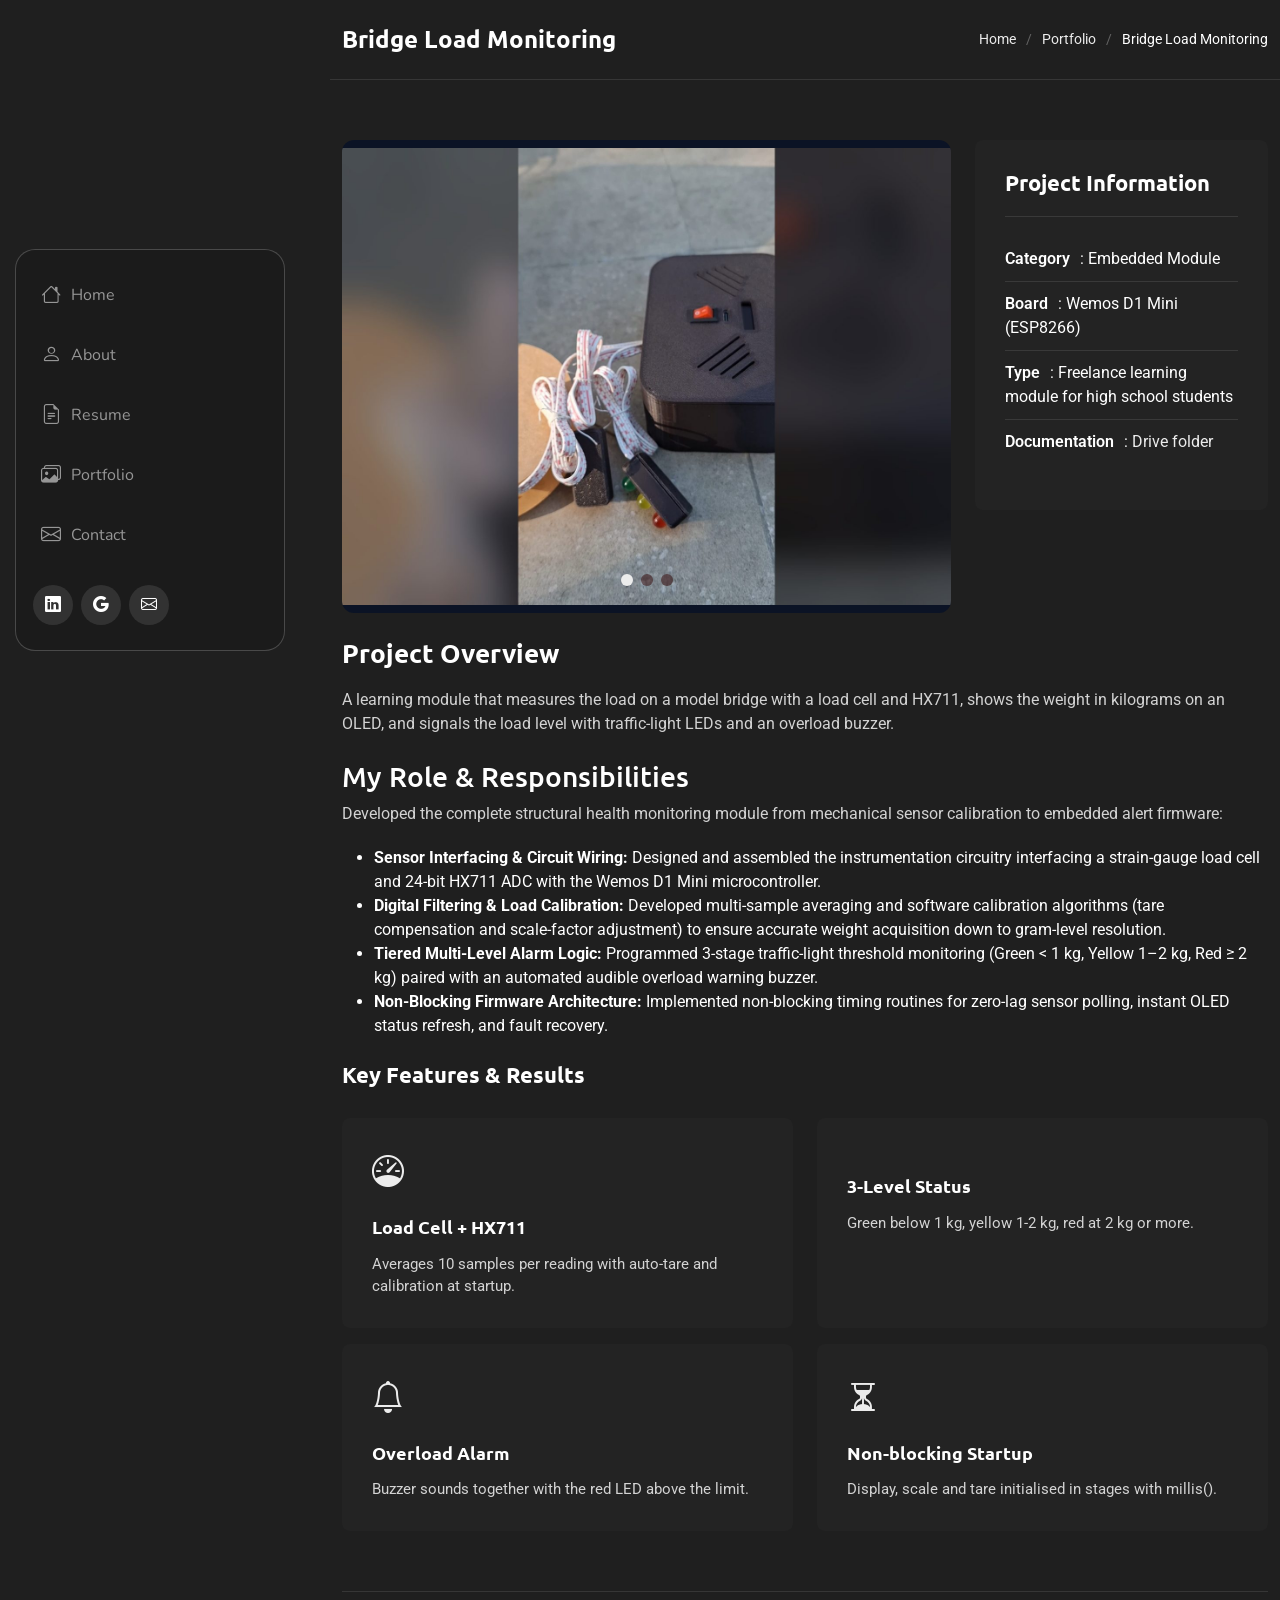
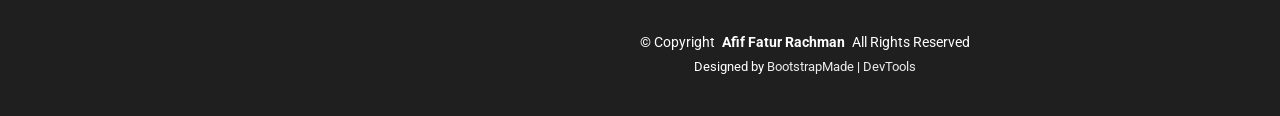
<file: project-bridge.html>
<!DOCTYPE html>
<html lang="en">

<head>
  <meta charset="utf-8">
  <meta content="width=device-width, initial-scale=1.0" name="viewport">
  <title>Bridge Load Monitoring | Afif Fatur Rachman</title>
  <meta name="description" content="">
  <meta name="keywords" content="">

  <!-- Favicons -->
  <link href="assets/img/favicon.png" rel="icon">
  <link href="assets/img/apple-touch-icon.png" rel="apple-touch-icon">

  <!-- Fonts -->
  <link href="https://fonts.googleapis.com" rel="preconnect">
  <link href="https://fonts.gstatic.com" rel="preconnect" crossorigin>
  <link href="https://fonts.googleapis.com/css2?family=Roboto:ital,wght@0,100;0,300;0,400;0,500;0,700;0,900;1,100;1,300;1,400;1,500;1,700;1,900&family=Ubuntu:ital,wght@0,300;0,400;0,500;0,700;1,300;1,400;1,500;1,700&family=Nunito:ital,wght@0,200;0,300;0,400;0,500;0,600;0,700;0,800;0,900;1,200;1,300;1,400;1,500;1,600;1,700;1,800;1,900&display=swap" rel="stylesheet">

  <!-- Vendor CSS Files -->
  <link href="assets/vendor/bootstrap/css/bootstrap.min.css" rel="stylesheet">
  <link href="assets/vendor/bootstrap-icons/bootstrap-icons.css" rel="stylesheet">
  <link href="assets/vendor/aos/aos.css" rel="stylesheet">
  <link href="assets/vendor/glightbox/css/glightbox.min.css" rel="stylesheet">
  <link href="assets/vendor/swiper/swiper-bundle.min.css" rel="stylesheet">

  <!-- Main CSS File -->
  <link href="assets/css/main.css" rel="stylesheet">

  <!-- =======================================================
  * Template Name: SnapFolio
  * Template URL: https://bootstrapmade.com/snapfolio-bootstrap-portfolio-template/
  * Updated: Jul 21 2025 with Bootstrap v5.3.7
  * Author: BootstrapMade.com
  * License: https://bootstrapmade.com/license/
  ======================================================== -->
</head>

<body class="portfolio-details-page">

  <header id="header" class="header dark-background d-flex flex-column justify-content-center">
    <i class="header-toggle d-xl-none bi bi-list"></i>

    <div class="header-container d-flex flex-column align-items-start">
      <nav id="navmenu" class="navmenu">
        <ul>
          <li><a href="index.html#hero"><i class="bi bi-house navicon"></i>Home</a></li>
          <li><a href="index.html#about"><i class="bi bi-person navicon"></i> About</a></li>
          <li><a href="index.html#resume"><i class="bi bi-file-earmark-text navicon"></i> Resume</a></li>
          <li><a href="index.html#portfolio"><i class="bi bi-images navicon"></i> Portfolio</a></li>
          <li><a href="index.html#contact"><i class="bi bi-envelope navicon"></i> Contact</a></li>
        </ul>
      </nav>

      <div class="social-links text-center">
        <a href="https://linkedin.com/in/afiffatur" class="linkedin" target="_blank" rel="noopener" title="LinkedIn"><i class="bi bi-linkedin"></i></a>
        <a href="https://drive.google.com/drive/folders/1XQpE3AXoUAXFMWgNxPds5E3X4bJaLmcN" class="google-plus" target="_blank" rel="noopener" title="Documents &amp; certificates"><i class="bi bi-google"></i></a>
        <a href="mailto:afiffr25@gmail.com" class="twitter" title="Email"><i class="bi bi-envelope"></i></a>
      </div>

    </div>

  </header>

  <main class="main">

    <!-- Page Title -->
    <div class="page-title dark-background">
      <div class="container d-lg-flex justify-content-between align-items-center">
        <h1 class="mb-2 mb-lg-0">Bridge Load Monitoring</h1>
        <nav class="breadcrumbs">
          <ol>
            <li><a href="index.html">Home</a></li>
            <li><a href="index.html#portfolio">Portfolio</a></li>
            <li class="current">Bridge Load Monitoring</li>
          </ol>
        </nav>
      </div>
    </div><!-- End Page Title -->

    <!-- Portfolio Details Section -->
    <section id="portfolio-details" class="portfolio-details section">

      <div class="container" data-aos="fade-up" data-aos-delay="100">

        <div class="row gy-4">

          <div class="col-lg-8">
            <div class="portfolio-details-slider swiper init-swiper">

              <script type="application/json" class="swiper-config">
                {
                  "loop": true,
                  "speed": 600,
                  "autoplay": {
                    "delay": 5000
                  },
                  "slidesPerView": "auto",
                  "pagination": {
                    "el": ".swiper-pagination",
                    "type": "bullets",
                    "clickable": true
                  }
                }
              </script>

              <div class="swiper-wrapper align-items-center">

                <div class="swiper-slide">
                  <img src="assets/img/projects/bridge-photo.jpg" alt="Bridge Load Monitoring" class="img-fluid">
                </div>
                <div class="swiper-slide">
                  <img src="assets/img/projects/bridge-photo2.jpg" alt="Bridge Load Monitoring" class="img-fluid">
                </div>
                <div class="swiper-slide">
                  <img src="assets/img/projects/bridge-diagram.jpg" alt="Bridge Load Monitoring" class="img-fluid">
                </div>

              </div>
              <div class="swiper-pagination"></div>
            </div>
          </div>

          <div class="col-lg-4">
            <div class="portfolio-info" data-aos="fade-left" data-aos-delay="200">
              <h3>Project Information</h3>
              <ul>
                <li><strong>Category</strong>: Embedded Module</li>
                <li><strong>Board</strong>: Wemos D1 Mini (ESP8266)</li>
                <li><strong>Type</strong>: Freelance learning module for high school students</li>
                <li><strong>Documentation</strong>: <a href="https://drive.google.com/drive/folders/1XQpE3AXoUAXFMWgNxPds5E3X4bJaLmcN" target="_blank" rel="noopener">Drive folder</a></li>
              </ul>
            </div>
          </div>

          <div class="col-lg-12">
            <div class="portfolio-description" data-aos="fade-up" data-aos-delay="300">
              <h2>Project Overview</h2>
              <p>
                A learning module that measures the load on a model bridge with a load cell and HX711, shows the weight in kilograms on an OLED, and signals the load level with traffic-light LEDs and an overload buzzer.
              </p>

              <h3 class="mt-4">My Role &amp; Responsibilities</h3>
              <p>Developed the complete structural health monitoring module from mechanical sensor calibration to embedded alert firmware:</p>
              <ul>
                <li><strong>Sensor Interfacing &amp; Circuit Wiring:</strong> Designed and assembled the instrumentation circuitry interfacing a strain-gauge load cell and 24-bit HX711 ADC with the Wemos D1 Mini microcontroller.</li>
                <li><strong>Digital Filtering &amp; Load Calibration:</strong> Developed multi-sample averaging and software calibration algorithms (tare compensation and scale-factor adjustment) to ensure accurate weight acquisition down to gram-level resolution.</li>
                <li><strong>Tiered Multi-Level Alarm Logic:</strong> Programmed 3-stage traffic-light threshold monitoring (Green &lt; 1 kg, Yellow 1&ndash;2 kg, Red &ge; 2 kg) paired with an automated audible overload warning buzzer.</li>
                <li><strong>Non-Blocking Firmware Architecture:</strong> Implemented non-blocking timing routines for zero-lag sensor polling, instant OLED status refresh, and fault recovery.</li>
              </ul>

              <div class="features mt-4">
                <h3>Key Features &amp; Results</h3>
                <div class="row gy-3">
                  <div class="col-md-6">
                    <div class="feature-item" data-aos="fade-up" data-aos-delay="400">
                      <i class="bi bi-speedometer"></i>
                      <h4>Load Cell + HX711</h4>
                      <p>Averages 10 samples per reading with auto-tare and calibration at startup.</p>
                    </div>
                  </div>
                  <div class="col-md-6">
                    <div class="feature-item" data-aos="fade-up" data-aos-delay="500">
                      <i class="bi bi-traffic-light"></i>
                      <h4>3-Level Status</h4>
                      <p>Green below 1 kg, yellow 1-2 kg, red at 2 kg or more.</p>
                    </div>
                  </div>
                  <div class="col-md-6">
                    <div class="feature-item" data-aos="fade-up" data-aos-delay="600">
                      <i class="bi bi-bell"></i>
                      <h4>Overload Alarm</h4>
                      <p>Buzzer sounds together with the red LED above the limit.</p>
                    </div>
                  </div>
                  <div class="col-md-6">
                    <div class="feature-item" data-aos="fade-up" data-aos-delay="700">
                      <i class="bi bi-hourglass-split"></i>
                      <h4>Non-blocking Startup</h4>
                      <p>Display, scale and tare initialised in stages with millis().</p>
                    </div>
                  </div>
                </div>
              </div>
            </div>
          </div>

        </div>

      </div>

    </section><!-- /Portfolio Details Section -->

  </main>

  <footer id="footer" class="footer position-relative">

    <div class="container">
      <div class="copyright text-center ">
        <p>© <span>Copyright</span> <strong class="px-1 sitename">Afif Fatur Rachman</strong> <span>All Rights Reserved</span></p>
      </div>
      <div class="credits">
        <!-- All the links in the footer should remain intact. -->
        <!-- You can delete the links only if you've purchased the pro version. -->
        <!-- Licensing information: https://bootstrapmade.com/license/ -->
        Designed by <a href="https://bootstrapmade.com/">BootstrapMade</a> | <a href="https://bootstrapmade.com/tools/">DevTools</a>
      </div>
    </div>

  </footer>

  <!-- Scroll Top -->
  <a href="#" id="scroll-top" class="scroll-top d-flex align-items-center justify-content-center"><i class="bi bi-arrow-up-short"></i></a>

  <!-- Preloader -->
  <div id="preloader"></div>

  <!-- Vendor JS Files -->
  <script src="assets/vendor/bootstrap/js/bootstrap.bundle.min.js"></script>
  <script src="assets/vendor/aos/aos.js"></script>
  <script src="assets/vendor/typed.js/typed.umd.js"></script>
  <script src="assets/vendor/purecounter/purecounter_vanilla.js"></script>
  <script src="assets/vendor/waypoints/noframework.waypoints.js"></script>
  <script src="assets/vendor/isotope-layout/isotope.pkgd.min.js"></script>
  <script src="assets/vendor/imagesloaded/imagesloaded.pkgd.min.js"></script>
  <script src="assets/vendor/glightbox/js/glightbox.min.js"></script>
  <script src="assets/vendor/swiper/swiper-bundle.min.js"></script>

  <!-- Main JS File -->
  <script src="assets/js/main.js"></script>

</body>

</html>
</file>
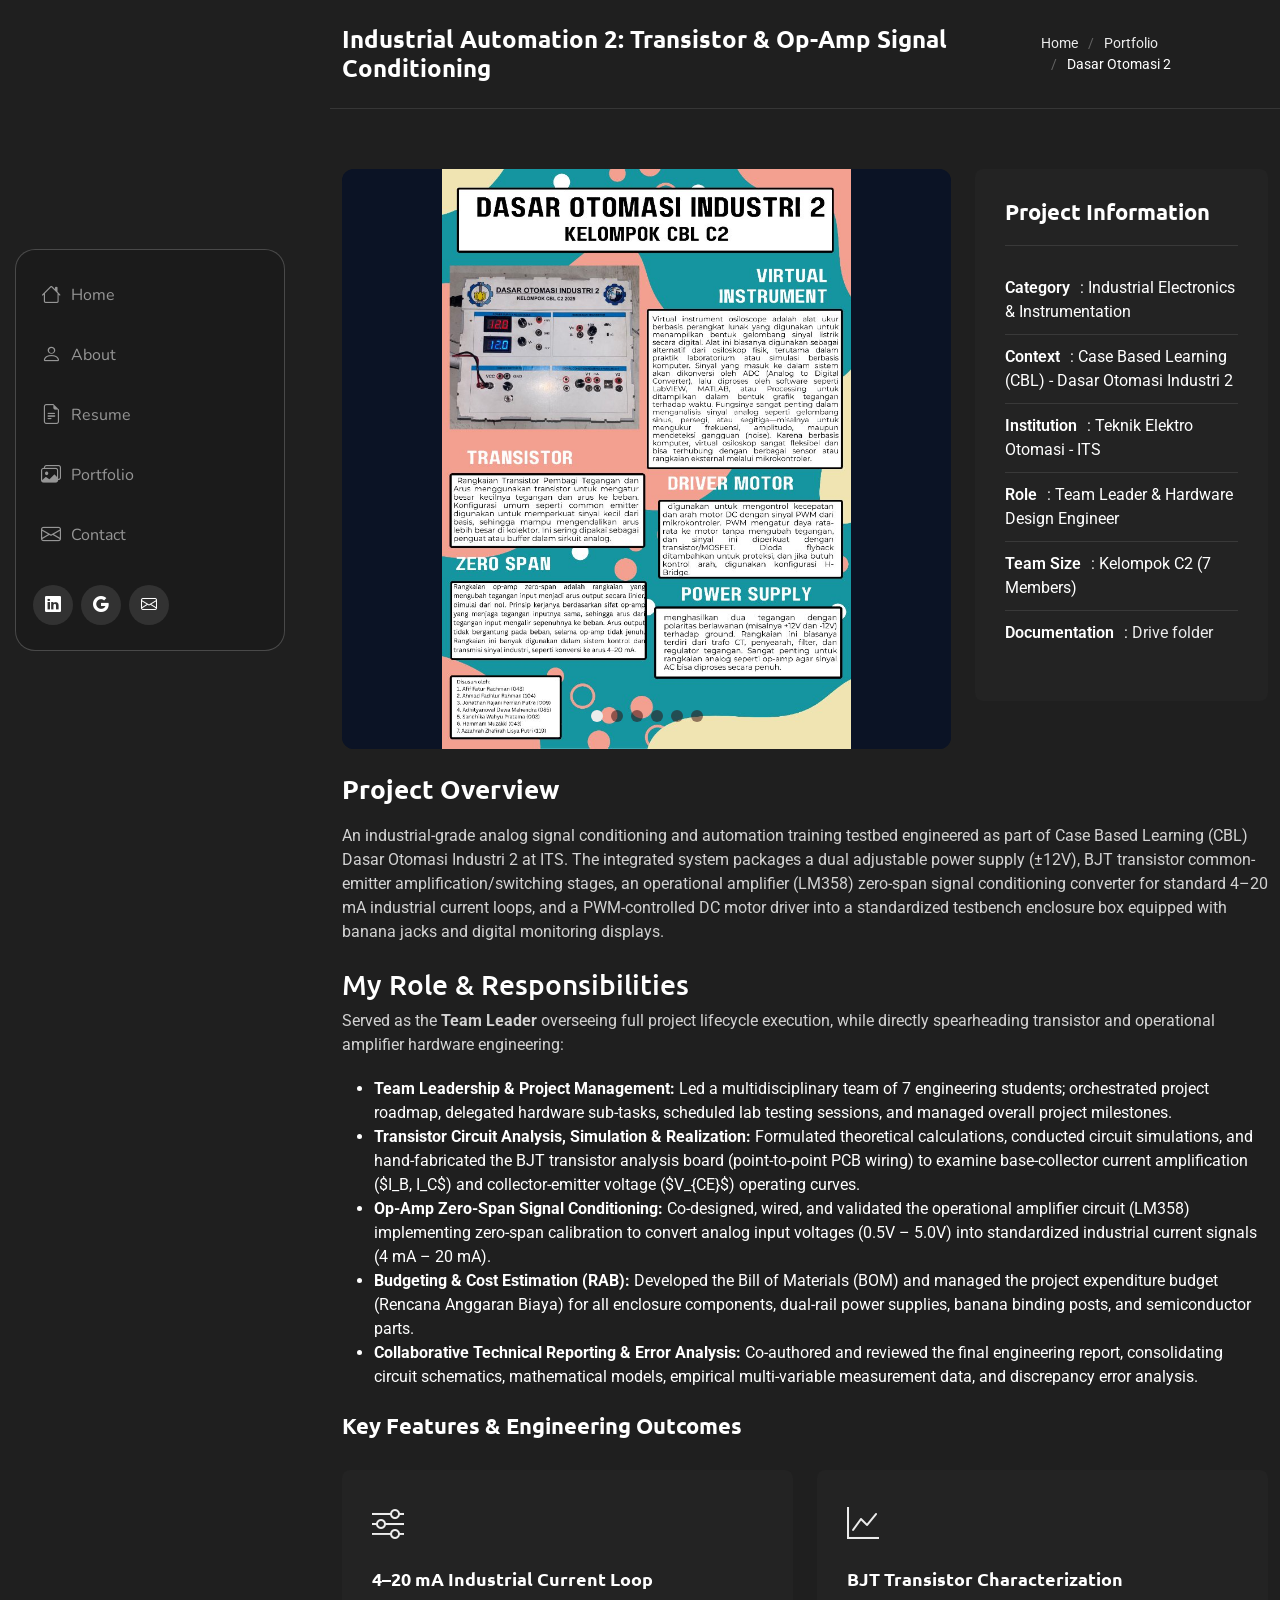
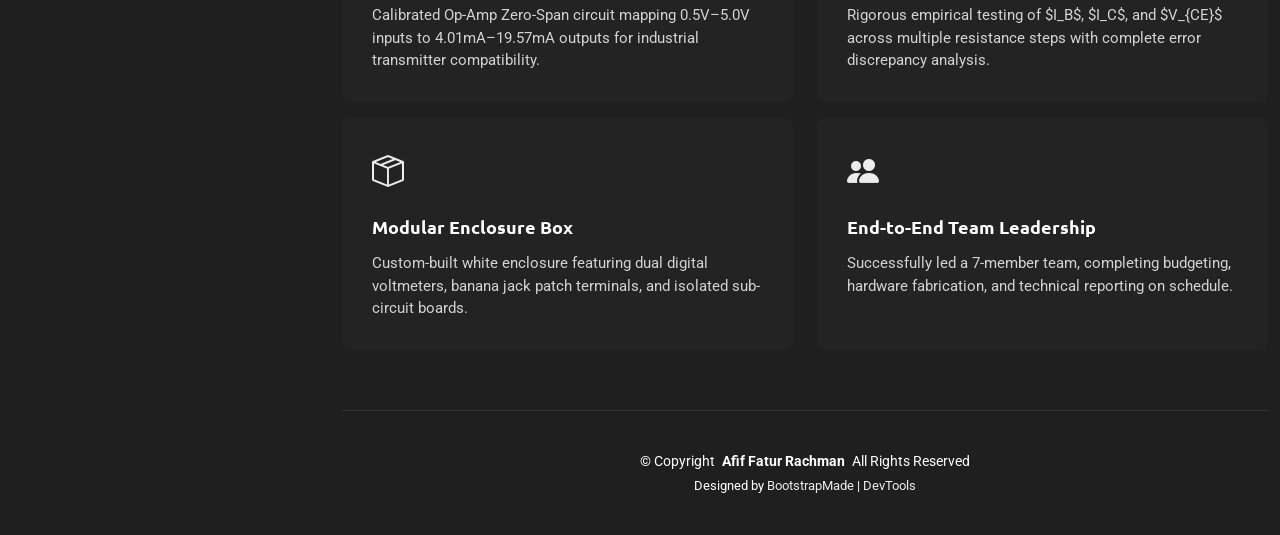
<file: project-dasar-otomasi-2.html>
<!DOCTYPE html>
<html lang="en">

<head>
  <meta charset="utf-8">
  <meta content="width=device-width, initial-scale=1.0" name="viewport">
  <title>Industrial Automation 2: Transistor &amp; Op-Amp Signal Conditioning | Afif Fatur Rachman</title>
  <meta name="description" content="Case Based Learning project for Dasar Otomasi Industri 2 at ITS: BJT Transistor characterization, Op-Amp Zero-Span 4-20 mA signal conditioning, and modular hardware enclosure.">
  <meta name="keywords" content="Dasar Otomasi 2, Transistor, Op-Amp, Zero Span, 4-20mA, Automation, ITS, Electronics">

  <!-- Favicons -->
  <link href="assets/img/favicon.png" rel="icon">
  <link href="assets/img/apple-touch-icon.png" rel="apple-touch-icon">

  <!-- Fonts -->
  <link href="https://fonts.googleapis.com" rel="preconnect">
  <link href="https://fonts.gstatic.com" rel="preconnect" crossorigin>
  <link href="https://fonts.googleapis.com/css2?family=Roboto:ital,wght@0,100;0,300;0,400;0,500;0,700;0,900;1,100;1,300;1,400;1,500;1,700;1,900&family=Ubuntu:ital,wght@0,300;0,400;0,500;0,700;1,300;1,400;1,500;1,700&family=Nunito:ital,wght@0,200;0,300;0,400;0,500;0,600;0,700;0,800;0,900;1,200;1,300;1,400;1,500;1,600;1,700;1,800;1,900&display=swap" rel="stylesheet">

  <!-- Vendor CSS Files -->
  <link href="assets/vendor/bootstrap/css/bootstrap.min.css" rel="stylesheet">
  <link href="assets/vendor/bootstrap-icons/bootstrap-icons.css" rel="stylesheet">
  <link href="assets/vendor/aos/aos.css" rel="stylesheet">
  <link href="assets/vendor/glightbox/css/glightbox.min.css" rel="stylesheet">
  <link href="assets/vendor/swiper/swiper-bundle.min.css" rel="stylesheet">

  <!-- Main CSS File -->
  <link href="assets/css/main.css" rel="stylesheet">
</head>

<body class="portfolio-details-page">

  <header id="header" class="header dark-background d-flex flex-column justify-content-center">
    <i class="header-toggle d-xl-none bi bi-list"></i>

    <div class="header-container d-flex flex-column align-items-start">
      <nav id="navmenu" class="navmenu">
        <ul>
          <li><a href="index.html#hero"><i class="bi bi-house navicon"></i>Home</a></li>
          <li><a href="index.html#about"><i class="bi bi-person navicon"></i> About</a></li>
          <li><a href="index.html#resume"><i class="bi bi-file-earmark-text navicon"></i> Resume</a></li>
          <li><a href="index.html#portfolio"><i class="bi bi-images navicon"></i> Portfolio</a></li>
          <li><a href="index.html#contact"><i class="bi bi-envelope navicon"></i> Contact</a></li>
        </ul>
      </nav>

      <div class="social-links text-center">
        <a href="https://linkedin.com/in/afiffatur" class="linkedin" target="_blank" rel="noopener" title="LinkedIn"><i class="bi bi-linkedin"></i></a>
        <a href="https://drive.google.com/drive/folders/1XQpE3AXoUAXFMWgNxPds5E3X4bJaLmcN" class="google-plus" target="_blank" rel="noopener" title="Documents &amp; certificates"><i class="bi bi-google"></i></a>
        <a href="mailto:afiffr25@gmail.com" class="twitter" title="Email"><i class="bi bi-envelope"></i></a>
      </div>

    </div>

  </header>

  <main class="main">

    <!-- Page Title -->
    <div class="page-title dark-background">
      <div class="container d-lg-flex justify-content-between align-items-center">
        <h1 class="mb-2 mb-lg-0">Industrial Automation 2: Transistor &amp; Op-Amp Signal Conditioning</h1>
        <nav class="breadcrumbs">
          <ol>
            <li><a href="index.html">Home</a></li>
            <li><a href="index.html#portfolio">Portfolio</a></li>
            <li class="current">Dasar Otomasi 2</li>
          </ol>
        </nav>
      </div>
    </div><!-- End Page Title -->

    <!-- Portfolio Details Section -->
    <section id="portfolio-details" class="portfolio-details section">

      <div class="container" data-aos="fade-up" data-aos-delay="100">

        <div class="row gy-4">

          <div class="col-lg-8">
            <div class="portfolio-details-slider swiper init-swiper">

              <script type="application/json" class="swiper-config">
                {
                  "loop": true,
                  "speed": 600,
                  "autoplay": {
                    "delay": 5000
                  },
                  "slidesPerView": "auto",
                  "pagination": {
                    "el": ".swiper-pagination",
                    "type": "bullets",
                    "clickable": true
                  }
                }
              </script>

              <div class="swiper-wrapper align-items-center">

                <!-- SLIDE 1: POSTER OVERVIEW -->
                <div class="swiper-slide">
                  <a href="assets/img/projects/otomasi2-poster.jpg" class="glightbox" data-gallery="portfolio-gallery" title="Dasar Otomasi Industri 2 - Poster Overview (Kelompok CBL C2)">
                    <img src="assets/img/projects/otomasi2-poster.jpg" alt="Dasar Otomasi Industri 2 Poster Overview" class="img-fluid">
                  </a>
                </div>

                <!-- SLIDE 2: HASIL AKHIR DESAIN BOX -->
                <div class="swiper-slide">
                  <a href="assets/img/projects/otomasi2-box.jpg" class="glightbox" data-gallery="portfolio-gallery" title="Hasil Akhir Desain Box - Enclosure Modul Terintegrasi">
                    <img src="assets/img/projects/otomasi2-box.jpg" alt="Hasil Akhir Desain Box Modul Otomasi" class="img-fluid">
                  </a>
                </div>

                <!-- SLIDE 3: PCB RANGKAIAN TRANSISTOR -->
                <div class="swiper-slide">
                  <a href="assets/img/projects/otomasi2-transistor-pcb.jpg" class="glightbox" data-gallery="portfolio-gallery" title="Rangkaian Analisis Transistor - Tampak Atas &amp; Bawah Solderan PCB">
                    <img src="assets/img/projects/otomasi2-transistor-pcb.jpg" alt="Rangkaian Analisis Transistor PCB" class="img-fluid">
                  </a>
                </div>

                <!-- SLIDE 4: PCB RANGKAIAN OP-AMP ZERO SPAN -->
                <div class="swiper-slide">
                  <a href="assets/img/projects/otomasi2-opamp-pcb.jpg" class="glightbox" data-gallery="portfolio-gallery" title="Rangkaian Op-Amp Zero-Span (LM358) - Pengkondisi Sinyal Arus 4-20 mA">
                    <img src="assets/img/projects/otomasi2-opamp-pcb.jpg" alt="Rangkaian Op-Amp Zero-Span PCB" class="img-fluid">
                  </a>
                </div>

                <!-- SLIDE 5: TABEL PENGUKURAN OP-AMP 4-20 mA -->
                <div class="swiper-slide">
                  <a href="assets/img/projects/otomasi2-opamp-tabel.jpg" class="glightbox" data-gallery="portfolio-gallery" title="Karakterisasi Op-Amp Zero-Span - Linieritas Tegangan Vref ke Arus 4-20 mA">
                    <img src="assets/img/projects/otomasi2-opamp-tabel.jpg" alt="Tabel Pengukuran Zero-Span 4-20 mA" class="img-fluid">
                  </a>
                </div>

                <!-- SLIDE 6: TABEL RELATIF ERROR TRANSISTOR -->
                <div class="swiper-slide">
                  <a href="assets/img/projects/otomasi2-transistor-error.jpg" class="glightbox" data-gallery="portfolio-gallery" title="Analisis Relatif Error Transistor - Evaluasi Arus Ib, Ic, dan Tegangan Vce">
                    <img src="assets/img/projects/otomasi2-transistor-error.jpg" alt="Tabel Relatif Error Transistor" class="img-fluid">
                  </a>
                </div>

              </div>
              <div class="swiper-pagination"></div>
            </div>
          </div>

          <div class="col-lg-4">
            <div class="portfolio-info" data-aos="fade-left" data-aos-delay="200">
              <h3>Project Information</h3>
              <ul>
                <li><strong>Category</strong>: Industrial Electronics &amp; Instrumentation</li>
                <li><strong>Context</strong>: Case Based Learning (CBL) - Dasar Otomasi Industri 2</li>
                <li><strong>Institution</strong>: Teknik Elektro Otomasi - ITS</li>
                <li><strong>Role</strong>: Team Leader &amp; Hardware Design Engineer</li>
                <li><strong>Team Size</strong>: Kelompok C2 (7 Members)</li>
                <li><strong>Documentation</strong>: <a href="https://drive.google.com/drive/folders/1XQpE3AXoUAXFMWgNxPds5E3X4bJaLmcN" target="_blank" rel="noopener">Drive folder</a></li>
              </ul>
            </div>
          </div>

          <div class="col-lg-12">
            <div class="portfolio-description" data-aos="fade-up" data-aos-delay="300">
              <h2>Project Overview</h2>
              <p>
                An industrial-grade analog signal conditioning and automation training testbed engineered as part of Case Based Learning (CBL) Dasar Otomasi Industri 2 at ITS. The integrated system packages a dual adjustable power supply (&plusmn;12V), BJT transistor common-emitter amplification/switching stages, an operational amplifier (LM358) zero-span signal conditioning converter for standard 4–20 mA industrial current loops, and a PWM-controlled DC motor driver into a standardized testbench enclosure box equipped with banana jacks and digital monitoring displays.
              </p>

              <h3 class="mt-4">My Role &amp; Responsibilities</h3>
              <p>Served as the <strong>Team Leader</strong> overseeing full project lifecycle execution, while directly spearheading transistor and operational amplifier hardware engineering:</p>
              <ul>
                <li><strong>Team Leadership &amp; Project Management:</strong> Led a multidisciplinary team of 7 engineering students; orchestrated project roadmap, delegated hardware sub-tasks, scheduled lab testing sessions, and managed overall project milestones.</li>
                <li><strong>Transistor Circuit Analysis, Simulation &amp; Realization:</strong> Formulated theoretical calculations, conducted circuit simulations, and hand-fabricated the BJT transistor analysis board (point-to-point PCB wiring) to examine base-collector current amplification ($I_B, I_C$) and collector-emitter voltage ($V_{CE}$) operating curves.</li>
                <li><strong>Op-Amp Zero-Span Signal Conditioning:</strong> Co-designed, wired, and validated the operational amplifier circuit (LM358) implementing zero-span calibration to convert analog input voltages (0.5V – 5.0V) into standardized industrial current signals (4 mA – 20 mA).</li>
                <li><strong>Budgeting &amp; Cost Estimation (RAB):</strong> Developed the Bill of Materials (BOM) and managed the project expenditure budget (Rencana Anggaran Biaya) for all enclosure components, dual-rail power supplies, banana binding posts, and semiconductor parts.</li>
                <li><strong>Collaborative Technical Reporting &amp; Error Analysis:</strong> Co-authored and reviewed the final engineering report, consolidating circuit schematics, mathematical models, empirical multi-variable measurement data, and discrepancy error analysis.</li>
              </ul>

              <div class="features mt-4">
                <h3>Key Features &amp; Engineering Outcomes</h3>
                <div class="row gy-3">
                  <div class="col-md-6">
                    <div class="feature-item" data-aos="fade-up" data-aos-delay="400">
                      <i class="bi bi-sliders"></i>
                      <h4>4–20 mA Industrial Current Loop</h4>
                      <p>Calibrated Op-Amp Zero-Span circuit mapping 0.5V–5.0V inputs to 4.01mA–19.57mA outputs for industrial transmitter compatibility.</p>
                    </div>
                  </div>
                  <div class="col-md-6">
                    <div class="feature-item" data-aos="fade-up" data-aos-delay="500">
                      <i class="bi bi-graph-up"></i>
                      <h4>BJT Transistor Characterization</h4>
                      <p>Rigorous empirical testing of $I_B$, $I_C$, and $V_{CE}$ across multiple resistance steps with complete error discrepancy analysis.</p>
                    </div>
                  </div>
                  <div class="col-md-6">
                    <div class="feature-item" data-aos="fade-up" data-aos-delay="600">
                      <i class="bi bi-box-seam"></i>
                      <h4>Modular Enclosure Box</h4>
                      <p>Custom-built white enclosure featuring dual digital voltmeters, banana jack patch terminals, and isolated sub-circuit boards.</p>
                    </div>
                  </div>
                  <div class="col-md-6">
                    <div class="feature-item" data-aos="fade-up" data-aos-delay="700">
                      <i class="bi bi-people-fill"></i>
                      <h4>End-to-End Team Leadership</h4>
                      <p>Successfully led a 7-member team, completing budgeting, hardware fabrication, and technical reporting on schedule.</p>
                    </div>
                  </div>
                </div>
              </div>
            </div>
          </div>

        </div>

      </div>

    </section><!-- /Portfolio Details Section -->

  </main>

  <footer id="footer" class="footer position-relative">

    <div class="container">
      <div class="copyright text-center ">
        <p>© <span>Copyright</span> <strong class="px-1 sitename">Afif Fatur Rachman</strong> <span>All Rights Reserved</span></p>
      </div>
      <div class="credits">
        Designed by <a href="https://bootstrapmade.com/">BootstrapMade</a> | <a href="https://bootstrapmade.com/tools/">DevTools</a>
      </div>
    </div>

  </footer>

  <!-- Scroll Top -->
  <a href="#" id="scroll-top" class="scroll-top d-flex align-items-center justify-content-center"><i class="bi bi-arrow-up-short"></i></a>

  <!-- Preloader -->
  <div id="preloader"></div>

  <!-- Vendor JS Files -->
  <script src="assets/vendor/bootstrap/js/bootstrap.bundle.min.js"></script>
  <script src="assets/vendor/aos/aos.js"></script>
  <script src="assets/vendor/typed.js/typed.umd.js"></script>
  <script src="assets/vendor/purecounter/purecounter_vanilla.js"></script>
  <script src="assets/vendor/waypoints/noframework.waypoints.js"></script>
  <script src="assets/vendor/isotope-layout/isotope.pkgd.min.js"></script>
  <script src="assets/vendor/imagesloaded/imagesloaded.pkgd.min.js"></script>
  <script src="assets/vendor/glightbox/js/glightbox.min.js"></script>
  <script src="assets/vendor/swiper/swiper-bundle.min.js"></script>

  <!-- Main JS File -->
  <script src="assets/js/main.js"></script>

</body>

</html>
</file>
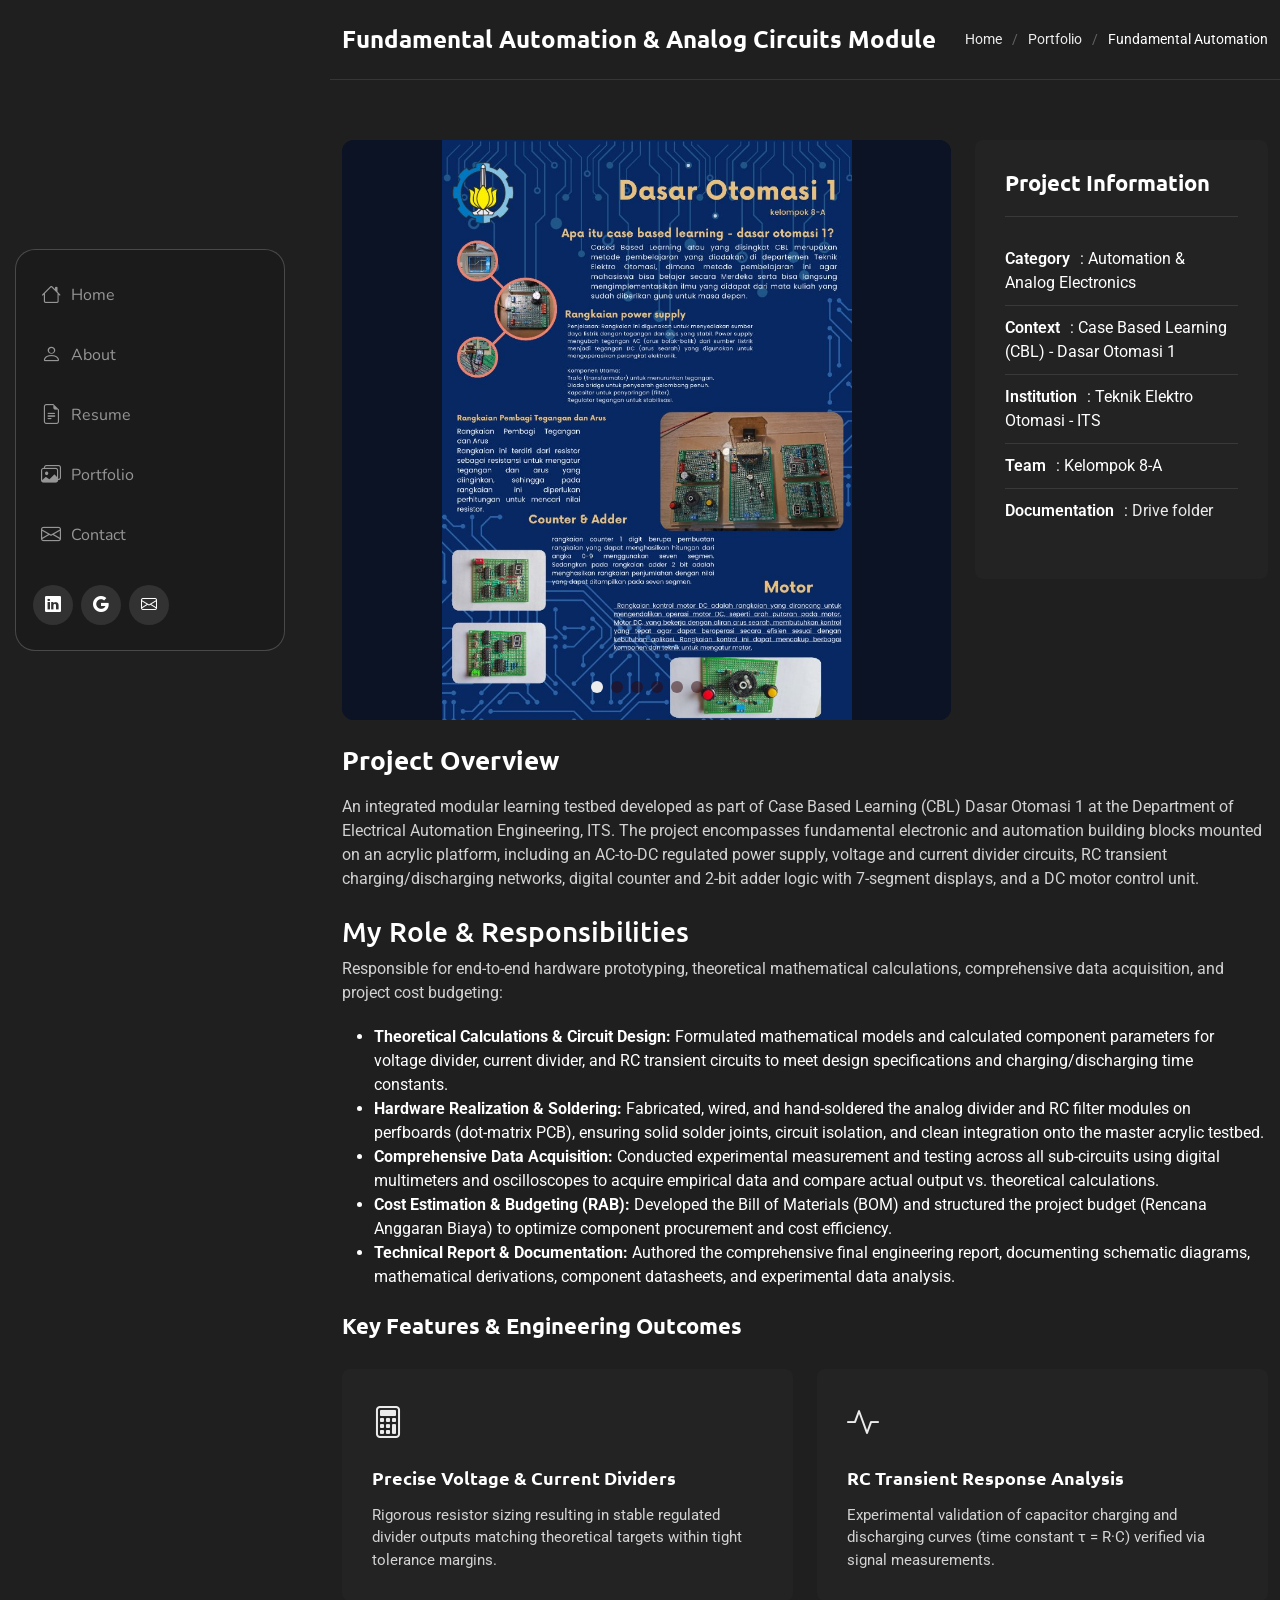
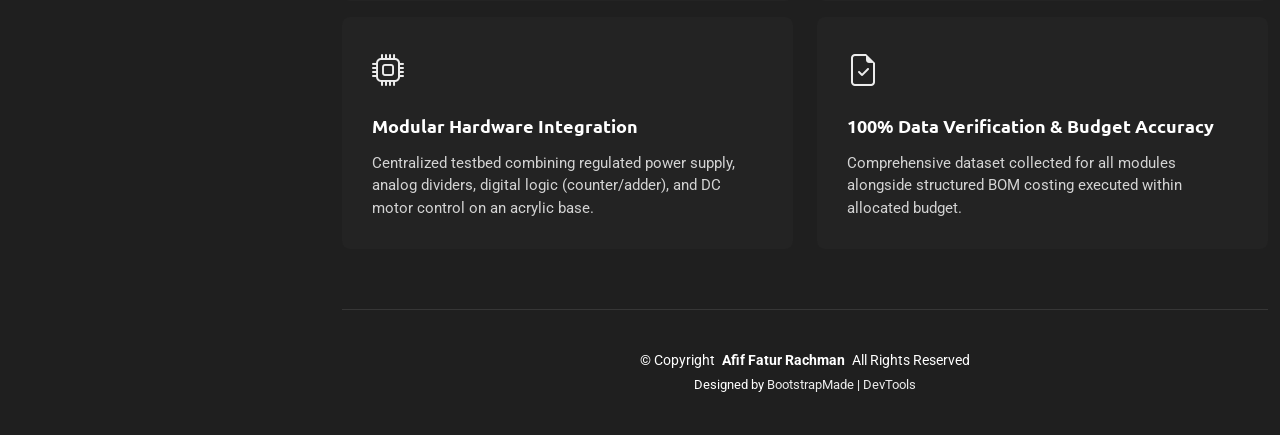
<file: project-dasar-otomasi.html>
<!DOCTYPE html>
<html lang="en">

<head>
  <meta charset="utf-8">
  <meta content="width=device-width, initial-scale=1.0" name="viewport">
  <title>Fundamental Automation &amp; Analog Circuits Module | Afif Fatur Rachman</title>
  <meta name="description" content="Case Based Learning project for Dasar Otomasi 1 at ITS: Voltage & Current Dividers, RC Circuits, Power Supply, Digital Logic, and DC Motor Control.">
  <meta name="keywords" content="Dasar Otomasi, Voltage Divider, RC Circuit, Automation, ITS, Electronics, Power Supply">

  <!-- Favicons -->
  <link href="assets/img/favicon.png" rel="icon">
  <link href="assets/img/apple-touch-icon.png" rel="apple-touch-icon">

  <!-- Fonts -->
  <link href="https://fonts.googleapis.com" rel="preconnect">
  <link href="https://fonts.gstatic.com" rel="preconnect" crossorigin>
  <link href="https://fonts.googleapis.com/css2?family=Roboto:ital,wght@0,100;0,300;0,400;0,500;0,700;0,900;1,100;1,300;1,400;1,500;1,700;1,900&family=Ubuntu:ital,wght@0,300;0,400;0,500;0,700;1,300;1,400;1,500;1,700&family=Nunito:ital,wght@0,200;0,300;0,400;0,500;0,600;0,700;0,800;0,900;1,200;1,300;1,400;1,500;1,600;1,700;1,800;1,900&display=swap" rel="stylesheet">

  <!-- Vendor CSS Files -->
  <link href="assets/vendor/bootstrap/css/bootstrap.min.css" rel="stylesheet">
  <link href="assets/vendor/bootstrap-icons/bootstrap-icons.css" rel="stylesheet">
  <link href="assets/vendor/aos/aos.css" rel="stylesheet">
  <link href="assets/vendor/glightbox/css/glightbox.min.css" rel="stylesheet">
  <link href="assets/vendor/swiper/swiper-bundle.min.css" rel="stylesheet">

  <!-- Main CSS File -->
  <link href="assets/css/main.css" rel="stylesheet">
</head>

<body class="portfolio-details-page">

  <header id="header" class="header dark-background d-flex flex-column justify-content-center">
    <i class="header-toggle d-xl-none bi bi-list"></i>

    <div class="header-container d-flex flex-column align-items-start">
      <nav id="navmenu" class="navmenu">
        <ul>
          <li><a href="index.html#hero"><i class="bi bi-house navicon"></i>Home</a></li>
          <li><a href="index.html#about"><i class="bi bi-person navicon"></i> About</a></li>
          <li><a href="index.html#resume"><i class="bi bi-file-earmark-text navicon"></i> Resume</a></li>
          <li><a href="index.html#portfolio"><i class="bi bi-images navicon"></i> Portfolio</a></li>
          <li><a href="index.html#contact"><i class="bi bi-envelope navicon"></i> Contact</a></li>
        </ul>
      </nav>

      <div class="social-links text-center">
        <a href="https://linkedin.com/in/afiffatur" class="linkedin" target="_blank" rel="noopener" title="LinkedIn"><i class="bi bi-linkedin"></i></a>
        <a href="https://drive.google.com/drive/folders/1XQpE3AXoUAXFMWgNxPds5E3X4bJaLmcN" class="google-plus" target="_blank" rel="noopener" title="Documents &amp; certificates"><i class="bi bi-google"></i></a>
        <a href="mailto:afiffr25@gmail.com" class="twitter" title="Email"><i class="bi bi-envelope"></i></a>
      </div>

    </div>

  </header>

  <main class="main">

    <!-- Page Title -->
    <div class="page-title dark-background">
      <div class="container d-lg-flex justify-content-between align-items-center">
        <h1 class="mb-2 mb-lg-0">Fundamental Automation &amp; Analog Circuits Module</h1>
        <nav class="breadcrumbs">
          <ol>
            <li><a href="index.html">Home</a></li>
            <li><a href="index.html#portfolio">Portfolio</a></li>
            <li class="current">Fundamental Automation</li>
          </ol>
        </nav>
      </div>
    </div><!-- End Page Title -->

    <!-- Portfolio Details Section -->
    <section id="portfolio-details" class="portfolio-details section">

      <div class="container" data-aos="fade-up" data-aos-delay="100">

        <div class="row gy-4">

          <div class="col-lg-8">
            <div class="portfolio-details-slider swiper init-swiper">

              <script type="application/json" class="swiper-config">
                {
                  "loop": true,
                  "speed": 600,
                  "autoplay": {
                    "delay": 5000
                  },
                  "slidesPerView": "auto",
                  "pagination": {
                    "el": ".swiper-pagination",
                    "type": "bullets",
                    "clickable": true
                  }
                }
              </script>

              <div class="swiper-wrapper align-items-center">

                <!-- SLIDE 1: POSTER OVERVIEW -->
                <div class="swiper-slide">
                  <a href="assets/img/projects/otomasi-poster.jpg" class="glightbox" data-gallery="portfolio-gallery" title="Dasar Otomasi 1 - Poster Overview (Kelompok 8-A)">
                    <img src="assets/img/projects/otomasi-poster.jpg" alt="Dasar Otomasi 1 Poster Overview" class="img-fluid">
                  </a>
                </div>

                <!-- SLIDE 2: RANGKAIAN PEMBAGI ARUS & TEGANGAN -->
                <div class="swiper-slide">
                  <a href="assets/img/projects/otomasi-divider.jpg" class="glightbox" data-gallery="portfolio-gallery" title="Rangkaian Pembagi Arus &amp; Tegangan (Hardware Realization)">
                    <img src="assets/img/projects/otomasi-divider.jpg" alt="Rangkaian Pembagi Arus dan Tegangan" class="img-fluid">
                  </a>
                </div>

                <!-- SLIDE 3: RANGKAIAN RC -->
                <div class="swiper-slide">
                  <a href="assets/img/projects/otomasi-rc.jpg" class="glightbox" data-gallery="portfolio-gallery" title="Rangkaian RC - Filter &amp; Transient Network">
                    <img src="assets/img/projects/otomasi-rc.jpg" alt="Rangkaian RC" class="img-fluid">
                  </a>
                </div>

                <!-- SLIDE 4: GRAFIK TRANSIENT RC DI OSILOSKOP -->
                <div class="swiper-slide">
                  <a href="assets/img/projects/otomasi-osiloskop-rc.jpg" class="glightbox" data-gallery="portfolio-gallery" title="Respon Transien RC - Pengujian Charge &amp; Discharge pada Osiloskop">
                    <img src="assets/img/projects/otomasi-osiloskop-rc.jpg" alt="Grafik Osiloskop Rangkaian RC" class="img-fluid">
                  </a>
                </div>

                <!-- SLIDE 5: HASIL ANALISIS PENGUKURAN & RELATIVE ERROR -->
                <div class="swiper-slide">
                  <a href="assets/img/projects/otomasi-tabel-analisis.png" class="glightbox" data-gallery="portfolio-gallery" title="Validasi Pengukuran - Perhitungan vs Pengukuran Riil (Relative Error 0.67%)">
                    <img src="assets/img/projects/otomasi-tabel-analisis.png" alt="Tabel Hasil Analisis Pengukuran Arus" class="img-fluid">
                  </a>
                </div>

                <!-- SLIDE 6: RANGKAIAN POWER SUPPLY -->
                <div class="swiper-slide">
                  <a href="assets/img/projects/otomasi-power-supply.jpg" class="glightbox" data-gallery="portfolio-gallery" title="Rangkaian Power Supply - Step-Down, Rectifier &amp; Regulator">
                    <img src="assets/img/projects/otomasi-power-supply.jpg" alt="Rangkaian Power Supply" class="img-fluid">
                  </a>
                </div>

              </div>
              <div class="swiper-pagination"></div>
            </div>
          </div>

          <div class="col-lg-4">
            <div class="portfolio-info" data-aos="fade-left" data-aos-delay="200">
              <h3>Project Information</h3>
              <ul>
                <li><strong>Category</strong>: Automation &amp; Analog Electronics</li>
                <li><strong>Context</strong>: Case Based Learning (CBL) - Dasar Otomasi 1</li>
                <li><strong>Institution</strong>: Teknik Elektro Otomasi - ITS</li>
                <li><strong>Team</strong>: Kelompok 8-A</li>
                <li><strong>Documentation</strong>: <a href="https://drive.google.com/drive/folders/1XQpE3AXoUAXFMWgNxPds5E3X4bJaLmcN" target="_blank" rel="noopener">Drive folder</a></li>
              </ul>
            </div>
          </div>

          <div class="col-lg-12">
            <div class="portfolio-description" data-aos="fade-up" data-aos-delay="300">
              <h2>Project Overview</h2>
              <p>
                An integrated modular learning testbed developed as part of Case Based Learning (CBL) Dasar Otomasi 1 at the Department of Electrical Automation Engineering, ITS. The project encompasses fundamental electronic and automation building blocks mounted on an acrylic platform, including an AC-to-DC regulated power supply, voltage and current divider circuits, RC transient charging/discharging networks, digital counter and 2-bit adder logic with 7-segment displays, and a DC motor control unit.
              </p>

              <h3 class="mt-4">My Role &amp; Responsibilities</h3>
              <p>Responsible for end-to-end hardware prototyping, theoretical mathematical calculations, comprehensive data acquisition, and project cost budgeting:</p>
              <ul>
                <li><strong>Theoretical Calculations &amp; Circuit Design:</strong> Formulated mathematical models and calculated component parameters for voltage divider, current divider, and RC transient circuits to meet design specifications and charging/discharging time constants.</li>
                <li><strong>Hardware Realization &amp; Soldering:</strong> Fabricated, wired, and hand-soldered the analog divider and RC filter modules on perfboards (dot-matrix PCB), ensuring solid solder joints, circuit isolation, and clean integration onto the master acrylic testbed.</li>
                <li><strong>Comprehensive Data Acquisition:</strong> Conducted experimental measurement and testing across all sub-circuits using digital multimeters and oscilloscopes to acquire empirical data and compare actual output vs. theoretical calculations.</li>
                <li><strong>Cost Estimation &amp; Budgeting (RAB):</strong> Developed the Bill of Materials (BOM) and structured the project budget (Rencana Anggaran Biaya) to optimize component procurement and cost efficiency.</li>
                <li><strong>Technical Report &amp; Documentation:</strong> Authored the comprehensive final engineering report, documenting schematic diagrams, mathematical derivations, component datasheets, and experimental data analysis.</li>
              </ul>

              <div class="features mt-4">
                <h3>Key Features &amp; Engineering Outcomes</h3>
                <div class="row gy-3">
                  <div class="col-md-6">
                    <div class="feature-item" data-aos="fade-up" data-aos-delay="400">
                      <i class="bi bi-calculator"></i>
                      <h4>Precise Voltage &amp; Current Dividers</h4>
                      <p>Rigorous resistor sizing resulting in stable regulated divider outputs matching theoretical targets within tight tolerance margins.</p>
                    </div>
                  </div>
                  <div class="col-md-6">
                    <div class="feature-item" data-aos="fade-up" data-aos-delay="500">
                      <i class="bi bi-activity"></i>
                      <h4>RC Transient Response Analysis</h4>
                      <p>Experimental validation of capacitor charging and discharging curves (time constant &tau; = R&middot;C) verified via signal measurements.</p>
                    </div>
                  </div>
                  <div class="col-md-6">
                    <div class="feature-item" data-aos="fade-up" data-aos-delay="600">
                      <i class="bi bi-cpu"></i>
                      <h4>Modular Hardware Integration</h4>
                      <p>Centralized testbed combining regulated power supply, analog dividers, digital logic (counter/adder), and DC motor control on an acrylic base.</p>
                    </div>
                  </div>
                  <div class="col-md-6">
                    <div class="feature-item" data-aos="fade-up" data-aos-delay="700">
                      <i class="bi bi-file-earmark-check"></i>
                      <h4>100% Data Verification &amp; Budget Accuracy</h4>
                      <p>Comprehensive dataset collected for all modules alongside structured BOM costing executed within allocated budget.</p>
                    </div>
                  </div>
                </div>
              </div>
            </div>
          </div>

        </div>

      </div>

    </section><!-- /Portfolio Details Section -->

  </main>

  <footer id="footer" class="footer position-relative">

    <div class="container">
      <div class="copyright text-center ">
        <p>© <span>Copyright</span> <strong class="px-1 sitename">Afif Fatur Rachman</strong> <span>All Rights Reserved</span></p>
      </div>
      <div class="credits">
        Designed by <a href="https://bootstrapmade.com/">BootstrapMade</a> | <a href="https://bootstrapmade.com/tools/">DevTools</a>
      </div>
    </div>

  </footer>

  <!-- Scroll Top -->
  <a href="#" id="scroll-top" class="scroll-top d-flex align-items-center justify-content-center"><i class="bi bi-arrow-up-short"></i></a>

  <!-- Preloader -->
  <div id="preloader"></div>

  <!-- Vendor JS Files -->
  <script src="assets/vendor/bootstrap/js/bootstrap.bundle.min.js"></script>
  <script src="assets/vendor/aos/aos.js"></script>
  <script src="assets/vendor/typed.js/typed.umd.js"></script>
  <script src="assets/vendor/purecounter/purecounter_vanilla.js"></script>
  <script src="assets/vendor/waypoints/noframework.waypoints.js"></script>
  <script src="assets/vendor/isotope-layout/isotope.pkgd.min.js"></script>
  <script src="assets/vendor/imagesloaded/imagesloaded.pkgd.min.js"></script>
  <script src="assets/vendor/glightbox/js/glightbox.min.js"></script>
  <script src="assets/vendor/swiper/swiper-bundle.min.js"></script>

  <!-- Main JS File -->
  <script src="assets/js/main.js"></script>

</body>

</html>
</file>
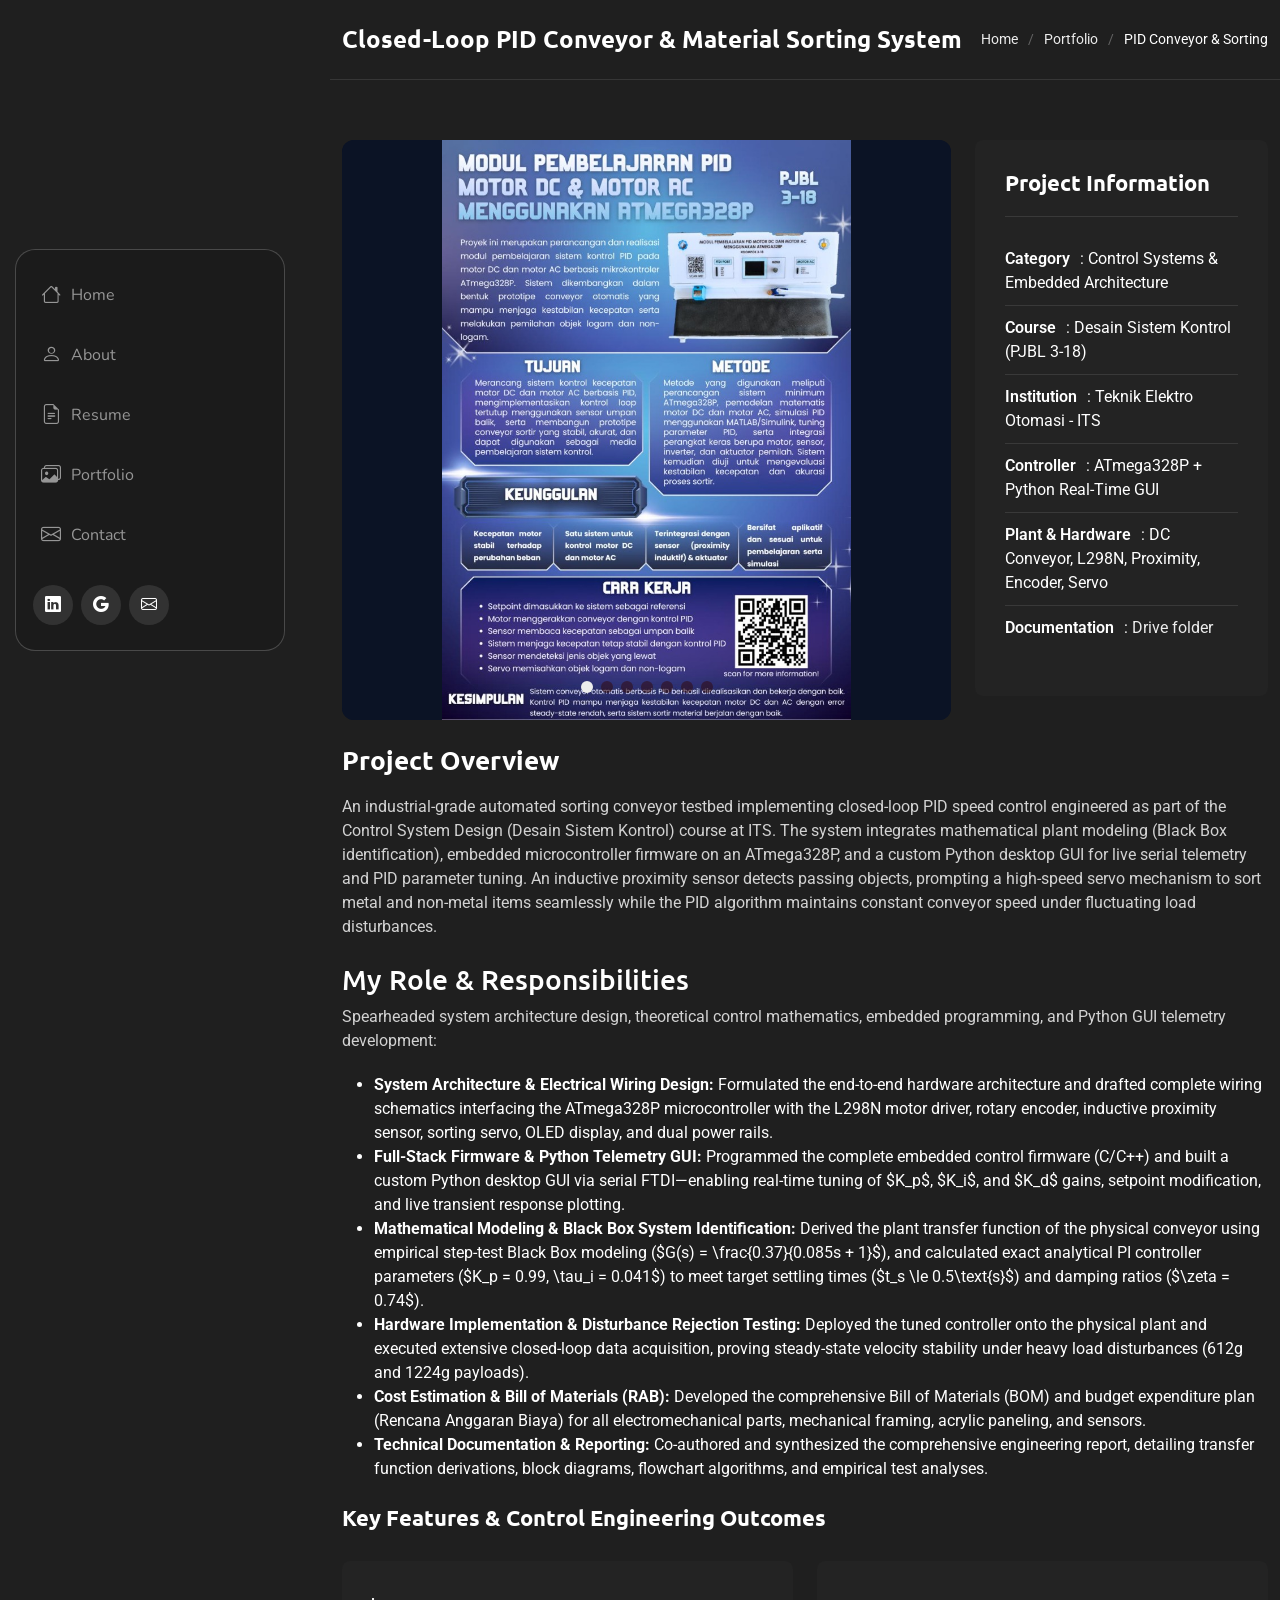
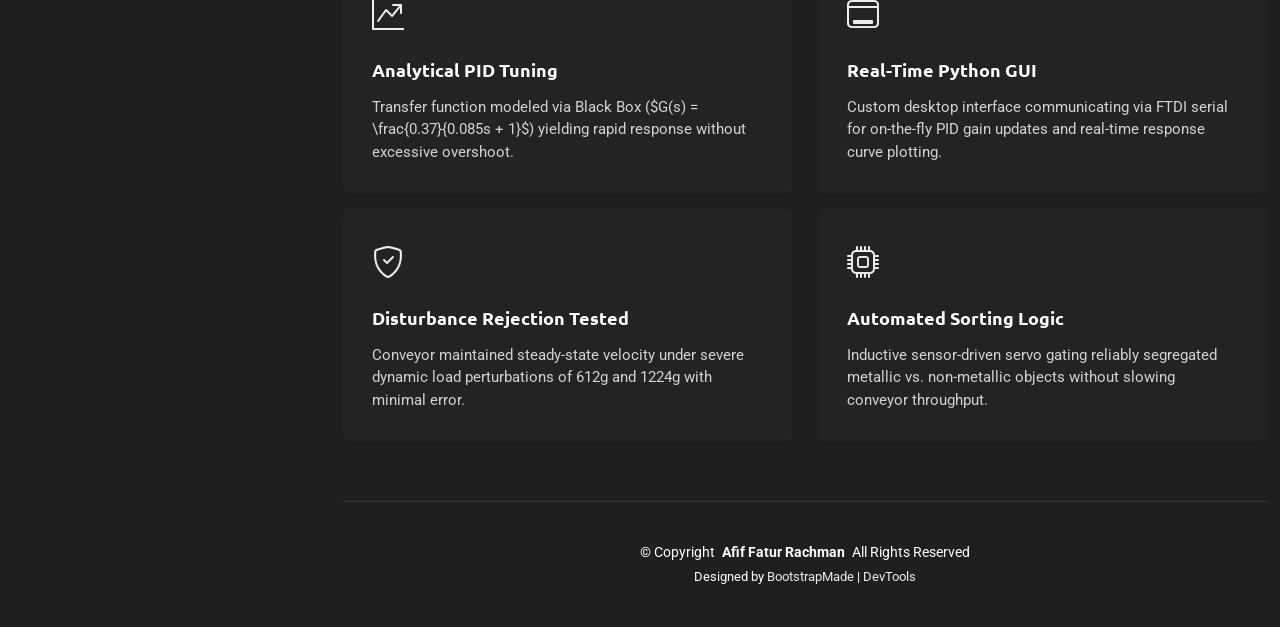
<file: project-dsk-conveyor.html>
<!DOCTYPE html>
<html lang="en">

<head>
  <meta charset="utf-8">
  <meta content="width=device-width, initial-scale=1.0" name="viewport">
  <title>Closed-Loop PID Conveyor &amp; Material Sorting System | Afif Fatur Rachman</title>
  <meta name="description" content="Closed-loop PID DC & AC motor speed control with automated metal sorting conveyor using ATmega328P, Python GUI, and Black Box transfer function modeling.">
  <meta name="keywords" content="PID Controller, Control System Design, ATmega328P, Python GUI, Black Box System Identification, Transfer Function, Conveyor, ITS">

  <!-- Favicons -->
  <link href="assets/img/favicon.png" rel="icon">
  <link href="assets/img/apple-touch-icon.png" rel="apple-touch-icon">

  <!-- Fonts -->
  <link href="https://fonts.googleapis.com" rel="preconnect">
  <link href="https://fonts.gstatic.com" rel="preconnect" crossorigin>
  <link href="https://fonts.googleapis.com/css2?family=Roboto:ital,wght@0,100;0,300;0,400;0,500;0,700;0,900;1,100;1,300;1,400;1,500;1,700;1,900&family=Ubuntu:ital,wght@0,300;0,400;0,500;0,700;1,300;1,400;1,500;1,700&family=Nunito:ital,wght@0,200;0,300;0,400;0,500;0,600;0,700;0,800;0,900;1,200;1,300;1,400;1,500;1,600;1,700;1,800;1,900&display=swap" rel="stylesheet">

  <!-- Vendor CSS Files -->
  <link href="assets/vendor/bootstrap/css/bootstrap.min.css" rel="stylesheet">
  <link href="assets/vendor/bootstrap-icons/bootstrap-icons.css" rel="stylesheet">
  <link href="assets/vendor/aos/aos.css" rel="stylesheet">
  <link href="assets/vendor/glightbox/css/glightbox.min.css" rel="stylesheet">
  <link href="assets/vendor/swiper/swiper-bundle.min.css" rel="stylesheet">

  <!-- Main CSS File -->
  <link href="assets/css/main.css" rel="stylesheet">
</head>

<body class="portfolio-details-page">

  <header id="header" class="header dark-background d-flex flex-column justify-content-center">
    <i class="header-toggle d-xl-none bi bi-list"></i>

    <div class="header-container d-flex flex-column align-items-start">
      <nav id="navmenu" class="navmenu">
        <ul>
          <li><a href="index.html#hero"><i class="bi bi-house navicon"></i>Home</a></li>
          <li><a href="index.html#about"><i class="bi bi-person navicon"></i> About</a></li>
          <li><a href="index.html#resume"><i class="bi bi-file-earmark-text navicon"></i> Resume</a></li>
          <li><a href="index.html#portfolio"><i class="bi bi-images navicon"></i> Portfolio</a></li>
          <li><a href="index.html#contact"><i class="bi bi-envelope navicon"></i> Contact</a></li>
        </ul>
      </nav>

      <div class="social-links text-center">
        <a href="https://linkedin.com/in/afiffatur" class="linkedin" target="_blank" rel="noopener" title="LinkedIn"><i class="bi bi-linkedin"></i></a>
        <a href="https://drive.google.com/drive/folders/1XQpE3AXoUAXFMWgNxPds5E3X4bJaLmcN" class="google-plus" target="_blank" rel="noopener" title="Documents &amp; certificates"><i class="bi bi-google"></i></a>
        <a href="mailto:afiffr25@gmail.com" class="twitter" title="Email"><i class="bi bi-envelope"></i></a>
      </div>

    </div>

  </header>

  <main class="main">

    <!-- Page Title -->
    <div class="page-title dark-background">
      <div class="container d-lg-flex justify-content-between align-items-center">
        <h1 class="mb-2 mb-lg-0">Closed-Loop PID Conveyor &amp; Material Sorting System</h1>
        <nav class="breadcrumbs">
          <ol>
            <li><a href="index.html">Home</a></li>
            <li><a href="index.html#portfolio">Portfolio</a></li>
            <li class="current">PID Conveyor &amp; Sorting</li>
          </ol>
        </nav>
      </div>
    </div><!-- End Page Title -->

    <!-- Portfolio Details Section -->
    <section id="portfolio-details" class="portfolio-details section">

      <div class="container" data-aos="fade-up" data-aos-delay="100">

        <div class="row gy-4">

          <div class="col-lg-8">
            <div class="portfolio-details-slider swiper init-swiper">

              <script type="application/json" class="swiper-config">
                {
                  "loop": true,
                  "speed": 600,
                  "autoplay": {
                    "delay": 5000
                  },
                  "slidesPerView": "auto",
                  "pagination": {
                    "el": ".swiper-pagination",
                    "type": "bullets",
                    "clickable": true
                  }
                }
              </script>

              <div class="swiper-wrapper align-items-center">

                <!-- SLIDE 1: POSTER OVERVIEW -->
                <div class="swiper-slide">
                  <a href="assets/img/projects/dsk-poster.jpg" class="glightbox" data-gallery="portfolio-gallery" title="Modul Pembelajaran PID Motor DC &amp; AC - Poster Overview (PJBL 3-18)">
                    <img src="assets/img/projects/dsk-poster.jpg" alt="Poster Modul Pembelajaran PID Motor DC dan AC" class="img-fluid">
                  </a>
                </div>

                <!-- SLIDE 2: REALISASI CONVEYOR & HARDWARE -->
                <div class="swiper-slide">
                  <a href="assets/img/projects/dsk-realisasi-conveyor.jpg" class="glightbox" data-gallery="portfolio-gallery" title="Realisasi Fisik Prototipe Conveyor, Panel Kontrol Akrilik, dan Board ATmega328P">
                    <img src="assets/img/projects/dsk-realisasi-conveyor.jpg" alt="Realisasi Prototipe Conveyor dan Board Kontroler" class="img-fluid">
                  </a>
                </div>

                <!-- SLIDE 3: WIRING DIAGRAM SISTEM MOTOR DC -->
                <div class="swiper-slide">
                  <a href="assets/img/projects/dsk-wiring-dc.jpg" class="glightbox" data-gallery="portfolio-gallery" title="Wiring Diagram Sistem Motor DC: ATmega328P, L298N, Proximity, Encoder, Servo &amp; OLED">
                    <img src="assets/img/projects/dsk-wiring-dc.jpg" alt="Wiring Diagram Sistem Kontrol Motor DC" class="img-fluid">
                  </a>
                </div>

                <!-- SLIDE 4: PEMODELAN TRANSFER FUNCTION BLACK BOX -->
                <div class="swiper-slide">
                  <a href="assets/img/projects/dsk-transfer-function.png" class="glightbox" data-gallery="portfolio-gallery" title="Perhitungan Transfer Function Plant Conveyor dengan Metode Black Box: G(s) = 0.37 / (0.085s + 1)">
                    <img src="assets/img/projects/dsk-transfer-function.png" alt="Perhitungan Transfer Function Plant Conveyor" class="img-fluid">
                  </a>
                </div>

                <!-- SLIDE 5: PERHITUNGAN PARAMETER PID (Kp, Ki) -->
                <div class="swiper-slide">
                  <a href="assets/img/projects/dsk-perhitungan-pid.jpg" class="glightbox" data-gallery="portfolio-gallery" title="Perhitungan Matematis Kp dan Ki Berdasarkan Kriteria Waktu Penetapan (Settling Time) &amp; Damping Ratio">
                    <img src="assets/img/projects/dsk-perhitungan-pid.jpg" alt="Perhitungan Kp dan Ki Motor DC" class="img-fluid">
                  </a>
                </div>

                <!-- SLIDE 6: RESPON SISTEM AWAL VS PID PYTHON GUI -->
                <div class="swiper-slide">
                  <a href="assets/img/projects/dsk-respon-pid-gui.jpg" class="glightbox" data-gallery="portfolio-gallery" title="Perbandingan Respon Sistem Awal (Open-Loop MATLAB) vs Respon Loop Tertutup Menggunakan PID pada Python GUI">
                    <img src="assets/img/projects/dsk-respon-pid-gui.jpg" alt="Respon Sistem Motor DC dengan PID" class="img-fluid">
                  </a>
                </div>

                <!-- SLIDE 7: RESPON SISTEM DENGAN BEBAN (DISTURBANCE REJECTION) -->
                <div class="swiper-slide">
                  <a href="assets/img/projects/dsk-respon-beban.png" class="glightbox" data-gallery="portfolio-gallery" title="Uji Respon Sistem terhadap Gangguan Beban (Load Disturbance Rejection) pada 612g dan 1224g">
                    <img src="assets/img/projects/dsk-respon-beban.png" alt="Hasil Respon Sistem dengan Beban 612g dan 1224g" class="img-fluid">
                  </a>
                </div>

              </div>
              <div class="swiper-pagination"></div>
            </div>
          </div>

          <div class="col-lg-4">
            <div class="portfolio-info" data-aos="fade-left" data-aos-delay="200">
              <h3>Project Information</h3>
              <ul>
                <li><strong>Category</strong>: Control Systems &amp; Embedded Architecture</li>
                <li><strong>Course</strong>: Desain Sistem Kontrol (PJBL 3-18)</li>
                <li><strong>Institution</strong>: Teknik Elektro Otomasi - ITS</li>
                <li><strong>Controller</strong>: ATmega328P + Python Real-Time GUI</li>
                <li><strong>Plant &amp; Hardware</strong>: DC Conveyor, L298N, Proximity, Encoder, Servo</li>
                <li><strong>Documentation</strong>: <a href="https://drive.google.com/drive/folders/1XQpE3AXoUAXFMWgNxPds5E3X4bJaLmcN" target="_blank" rel="noopener">Drive folder</a></li>
              </ul>
            </div>
          </div>

          <div class="col-lg-12">
            <div class="portfolio-description" data-aos="fade-up" data-aos-delay="300">
              <h2>Project Overview</h2>
              <p>
                An industrial-grade automated sorting conveyor testbed implementing closed-loop PID speed control engineered as part of the Control System Design (Desain Sistem Kontrol) course at ITS. The system integrates mathematical plant modeling (Black Box identification), embedded microcontroller firmware on an ATmega328P, and a custom Python desktop GUI for live serial telemetry and PID parameter tuning. An inductive proximity sensor detects passing objects, prompting a high-speed servo mechanism to sort metal and non-metal items seamlessly while the PID algorithm maintains constant conveyor speed under fluctuating load disturbances.
              </p>

              <h3 class="mt-4">My Role &amp; Responsibilities</h3>
              <p>Spearheaded system architecture design, theoretical control mathematics, embedded programming, and Python GUI telemetry development:</p>
              <ul>
                <li><strong>System Architecture &amp; Electrical Wiring Design:</strong> Formulated the end-to-end hardware architecture and drafted complete wiring schematics interfacing the ATmega328P microcontroller with the L298N motor driver, rotary encoder, inductive proximity sensor, sorting servo, OLED display, and dual power rails.</li>
                <li><strong>Full-Stack Firmware &amp; Python Telemetry GUI:</strong> Programmed the complete embedded control firmware (C/C++) and built a custom Python desktop GUI via serial FTDI—enabling real-time tuning of $K_p$, $K_i$, and $K_d$ gains, setpoint modification, and live transient response plotting.</li>
                <li><strong>Mathematical Modeling &amp; Black Box System Identification:</strong> Derived the plant transfer function of the physical conveyor using empirical step-test Black Box modeling ($G(s) = \frac{0.37}{0.085s + 1}$), and calculated exact analytical PI controller parameters ($K_p = 0.99, \tau_i = 0.041$) to meet target settling times ($t_s \le 0.5\text{s}$) and damping ratios ($\zeta = 0.74$).</li>
                <li><strong>Hardware Implementation &amp; Disturbance Rejection Testing:</strong> Deployed the tuned controller onto the physical plant and executed extensive closed-loop data acquisition, proving steady-state velocity stability under heavy load disturbances (612g and 1224g payloads).</li>
                <li><strong>Cost Estimation &amp; Bill of Materials (RAB):</strong> Developed the comprehensive Bill of Materials (BOM) and budget expenditure plan (Rencana Anggaran Biaya) for all electromechanical parts, mechanical framing, acrylic paneling, and sensors.</li>
                <li><strong>Technical Documentation &amp; Reporting:</strong> Co-authored and synthesized the comprehensive engineering report, detailing transfer function derivations, block diagrams, flowchart algorithms, and empirical test analyses.</li>
              </ul>

              <div class="features mt-4">
                <h3>Key Features &amp; Control Engineering Outcomes</h3>
                <div class="row gy-3">
                  <div class="col-md-6">
                    <div class="feature-item" data-aos="fade-up" data-aos-delay="400">
                      <i class="bi bi-graph-up-arrow"></i>
                      <h4>Analytical PID Tuning</h4>
                      <p>Transfer function modeled via Black Box ($G(s) = \frac{0.37}{0.085s + 1}$) yielding rapid response without excessive overshoot.</p>
                    </div>
                  </div>
                  <div class="col-md-6">
                    <div class="feature-item" data-aos="fade-up" data-aos-delay="500">
                      <i class="bi bi-window-desktop"></i>
                      <h4>Real-Time Python GUI</h4>
                      <p>Custom desktop interface communicating via FTDI serial for on-the-fly PID gain updates and real-time response curve plotting.</p>
                    </div>
                  </div>
                  <div class="col-md-6">
                    <div class="feature-item" data-aos="fade-up" data-aos-delay="600">
                      <i class="bi bi-shield-check"></i>
                      <h4>Disturbance Rejection Tested</h4>
                      <p>Conveyor maintained steady-state velocity under severe dynamic load perturbations of 612g and 1224g with minimal error.</p>
                    </div>
                  </div>
                  <div class="col-md-6">
                    <div class="feature-item" data-aos="fade-up" data-aos-delay="700">
                      <i class="bi bi-cpu"></i>
                      <h4>Automated Sorting Logic</h4>
                      <p>Inductive sensor-driven servo gating reliably segregated metallic vs. non-metallic objects without slowing conveyor throughput.</p>
                    </div>
                  </div>
                </div>
              </div>
            </div>
          </div>

        </div>

      </div>

    </section><!-- /Portfolio Details Section -->

  </main>

  <footer id="footer" class="footer position-relative">

    <div class="container">
      <div class="copyright text-center ">
        <p>© <span>Copyright</span> <strong class="px-1 sitename">Afif Fatur Rachman</strong> <span>All Rights Reserved</span></p>
      </div>
      <div class="credits">
        Designed by <a href="https://bootstrapmade.com/">BootstrapMade</a> | <a href="https://bootstrapmade.com/tools/">DevTools</a>
      </div>
    </div>

  </footer>

  <!-- Scroll Top -->
  <a href="#" id="scroll-top" class="scroll-top d-flex align-items-center justify-content-center"><i class="bi bi-arrow-up-short"></i></a>

  <!-- Preloader -->
  <div id="preloader"></div>

  <!-- Vendor JS Files -->
  <script src="assets/vendor/bootstrap/js/bootstrap.bundle.min.js"></script>
  <script src="assets/vendor/aos/aos.js"></script>
  <script src="assets/vendor/typed.js/typed.umd.js"></script>
  <script src="assets/vendor/purecounter/purecounter_vanilla.js"></script>
  <script src="assets/vendor/waypoints/noframework.waypoints.js"></script>
  <script src="assets/vendor/isotope-layout/isotope.pkgd.min.js"></script>
  <script src="assets/vendor/imagesloaded/imagesloaded.pkgd.min.js"></script>
  <script src="assets/vendor/glightbox/js/glightbox.min.js"></script>
  <script src="assets/vendor/swiper/swiper-bundle.min.js"></script>

  <!-- Main JS File -->
  <script src="assets/js/main.js"></script>

</body>

</html>
</file>
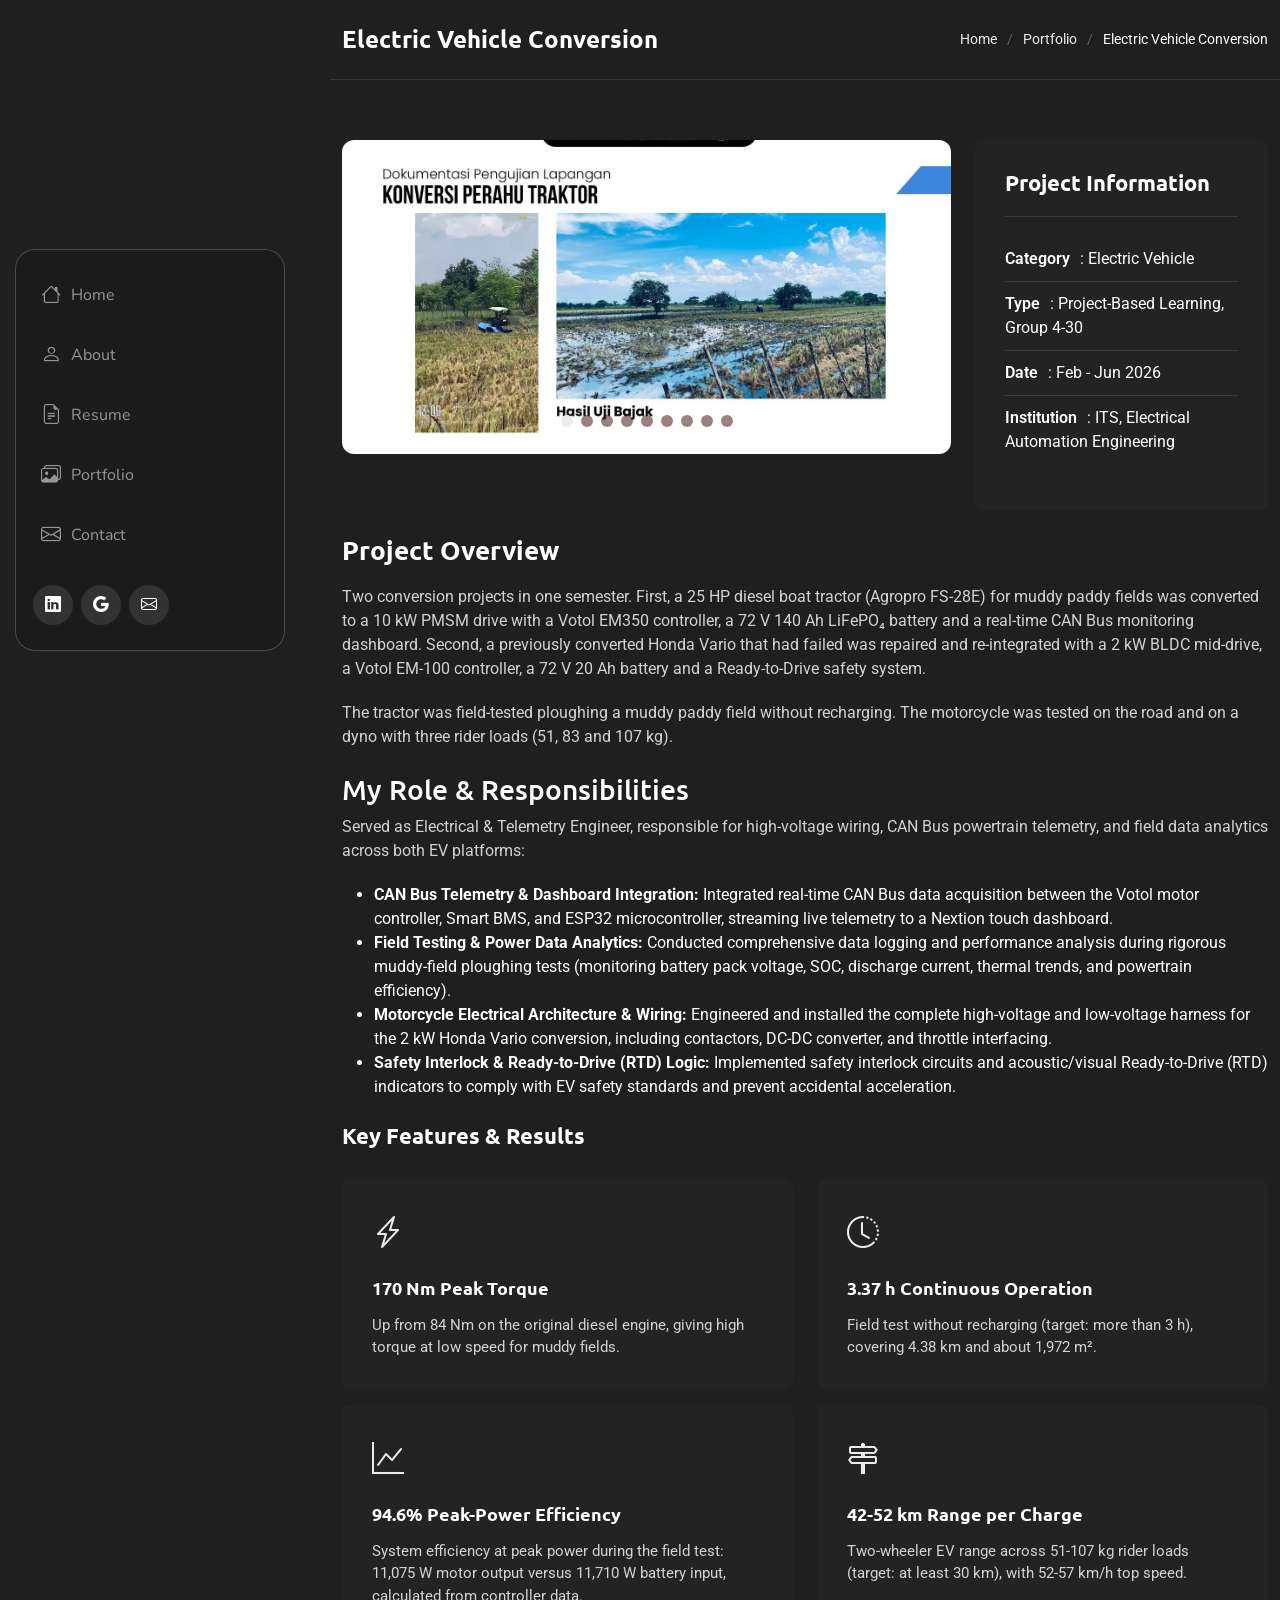
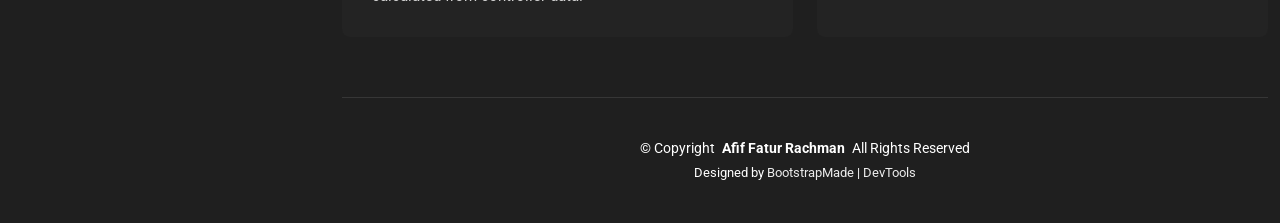
<file: project-ev.html>
<!DOCTYPE html>
<html lang="en">

<head>
  <meta charset="utf-8">
  <meta content="width=device-width, initial-scale=1.0" name="viewport">
  <title>Electric Vehicle Conversion | Afif Fatur Rachman</title>
  <meta name="description" content="">
  <meta name="keywords" content="">

  <!-- Favicons -->
  <link href="assets/img/favicon.png" rel="icon">
  <link href="assets/img/apple-touch-icon.png" rel="apple-touch-icon">

  <!-- Fonts -->
  <link href="https://fonts.googleapis.com" rel="preconnect">
  <link href="https://fonts.gstatic.com" rel="preconnect" crossorigin>
  <link href="https://fonts.googleapis.com/css2?family=Roboto:ital,wght@0,100;0,300;0,400;0,500;0,700;0,900;1,100;1,300;1,400;1,500;1,700;1,900&family=Ubuntu:ital,wght@0,300;0,400;0,500;0,700;1,300;1,400;1,500;1,700&family=Nunito:ital,wght@0,200;0,300;0,400;0,500;0,600;0,700;0,800;0,900;1,200;1,300;1,400;1,500;1,600;1,700;1,800;1,900&display=swap" rel="stylesheet">

  <!-- Vendor CSS Files -->
  <link href="assets/vendor/bootstrap/css/bootstrap.min.css" rel="stylesheet">
  <link href="assets/vendor/bootstrap-icons/bootstrap-icons.css" rel="stylesheet">
  <link href="assets/vendor/aos/aos.css" rel="stylesheet">
  <link href="assets/vendor/glightbox/css/glightbox.min.css" rel="stylesheet">
  <link href="assets/vendor/swiper/swiper-bundle.min.css" rel="stylesheet">

  <!-- Main CSS File -->
  <link href="assets/css/main.css" rel="stylesheet">

  <!-- =======================================================
  * Template Name: SnapFolio
  * Template URL: https://bootstrapmade.com/snapfolio-bootstrap-portfolio-template/
  * Updated: Jul 21 2025 with Bootstrap v5.3.7
  * Author: BootstrapMade.com
  * License: https://bootstrapmade.com/license/
  ======================================================== -->
</head>

<body class="portfolio-details-page">

  <header id="header" class="header dark-background d-flex flex-column justify-content-center">
    <i class="header-toggle d-xl-none bi bi-list"></i>

    <div class="header-container d-flex flex-column align-items-start">
      <nav id="navmenu" class="navmenu">
        <ul>
          <li><a href="index.html#hero"><i class="bi bi-house navicon"></i>Home</a></li>
          <li><a href="index.html#about"><i class="bi bi-person navicon"></i> About</a></li>
          <li><a href="index.html#resume"><i class="bi bi-file-earmark-text navicon"></i> Resume</a></li>
          <li><a href="index.html#portfolio"><i class="bi bi-images navicon"></i> Portfolio</a></li>
          <li><a href="index.html#contact"><i class="bi bi-envelope navicon"></i> Contact</a></li>
        </ul>
      </nav>

      <div class="social-links text-center">
        <a href="https://linkedin.com/in/afiffatur" class="linkedin" target="_blank" rel="noopener" title="LinkedIn"><i class="bi bi-linkedin"></i></a>
        <a href="https://drive.google.com/drive/folders/1XQpE3AXoUAXFMWgNxPds5E3X4bJaLmcN" class="google-plus" target="_blank" rel="noopener" title="Documents &amp; certificates"><i class="bi bi-google"></i></a>
        <a href="mailto:afiffr25@gmail.com" class="twitter" title="Email"><i class="bi bi-envelope"></i></a>
      </div>

    </div>

  </header>

  <main class="main">

    <!-- Page Title -->
    <div class="page-title dark-background">
      <div class="container d-lg-flex justify-content-between align-items-center">
        <h1 class="mb-2 mb-lg-0">Electric Vehicle Conversion</h1>
        <nav class="breadcrumbs">
          <ol>
            <li><a href="index.html">Home</a></li>
            <li><a href="index.html#portfolio">Portfolio</a></li>
            <li class="current">Electric Vehicle Conversion</li>
          </ol>
        </nav>
      </div>
    </div><!-- End Page Title -->

    <!-- Portfolio Details Section -->
    <section id="portfolio-details" class="portfolio-details section">

      <div class="container" data-aos="fade-up" data-aos-delay="100">

        <div class="row gy-4">

          <div class="col-lg-8">
            <div class="portfolio-details-slider swiper init-swiper">

              <script type="application/json" class="swiper-config">
                {
                  "loop": true,
                  "speed": 600,
                  "autoplay": {
                    "delay": 5000
                  },
                  "slidesPerView": "auto",
                  "pagination": {
                    "el": ".swiper-pagination",
                    "type": "bullets",
                    "clickable": true
                  }
                }
              </script>

              <div class="swiper-wrapper align-items-center">

                <div class="swiper-slide">
                  <img src="assets/img/projects/ev-tractor-field.jpg" alt="Electric Vehicle Conversion" class="img-fluid">
                </div>
                <div class="swiper-slide">
                  <img src="assets/img/projects/ev-tractor-dashboard.jpg" alt="Electric Vehicle Conversion" class="img-fluid">
                </div>
                <div class="swiper-slide">
                  <img src="assets/img/projects/ev-tractor-results.jpg" alt="Electric Vehicle Conversion" class="img-fluid">
                </div>
                <div class="swiper-slide">
                  <img src="assets/img/projects/ev-tractor-build.jpg" alt="Electric Vehicle Conversion" class="img-fluid">
                </div>
                <div class="swiper-slide">
                  <img src="assets/img/projects/ev-motor-architecture.jpg" alt="Electric Vehicle Conversion" class="img-fluid">
                </div>
                <div class="swiper-slide">
                  <img src="assets/img/projects/ev-motor-exploded.jpg" alt="Electric Vehicle Conversion" class="img-fluid">
                </div>
                <div class="swiper-slide">
                  <img src="assets/img/projects/ev-motor-rtd.jpg" alt="Electric Vehicle Conversion" class="img-fluid">
                </div>
                <div class="swiper-slide">
                  <img src="assets/img/projects/ev-motor-onroad.jpg" alt="Electric Vehicle Conversion" class="img-fluid">
                </div>
                <div class="swiper-slide">
                  <img src="assets/img/projects/ev-motor-build.jpg" alt="Electric Vehicle Conversion" class="img-fluid">
                </div>

              </div>
              <div class="swiper-pagination"></div>
            </div>
          </div>

          <div class="col-lg-4">
            <div class="portfolio-info" data-aos="fade-left" data-aos-delay="200">
              <h3>Project Information</h3>
              <ul>
                <li><strong>Category</strong>: Electric Vehicle</li>
                <li><strong>Type</strong>: Project-Based Learning, Group 4-30</li>
                <li><strong>Date</strong>: Feb - Jun 2026</li>
                <li><strong>Institution</strong>: ITS, Electrical Automation Engineering</li>
              </ul>
            </div>
          </div>

          <div class="col-lg-12">
            <div class="portfolio-description" data-aos="fade-up" data-aos-delay="300">
              <h2>Project Overview</h2>
              <p>
                Two conversion projects in one semester. First, a 25 HP diesel boat tractor (Agropro FS-28E) for muddy paddy fields was converted to a 10 kW PMSM drive with a Votol EM350 controller, a 72 V 140 Ah LiFePO&#8324; battery and a real-time CAN Bus monitoring dashboard. Second, a previously converted Honda Vario that had failed was repaired and re-integrated with a 2 kW BLDC mid-drive, a Votol EM-100 controller, a 72 V 20 Ah battery and a Ready-to-Drive safety system.
              </p>
              <p>
                The tractor was field-tested ploughing a muddy paddy field without recharging. The motorcycle was tested on the road and on a dyno with three rider loads (51, 83 and 107 kg).
              </p>

              <h3 class="mt-4">My Role &amp; Responsibilities</h3>
              <p>Served as Electrical &amp; Telemetry Engineer, responsible for high-voltage wiring, CAN Bus powertrain telemetry, and field data analytics across both EV platforms:</p>
              <ul>
                <li><strong>CAN Bus Telemetry &amp; Dashboard Integration:</strong> Integrated real-time CAN Bus data acquisition between the Votol motor controller, Smart BMS, and ESP32 microcontroller, streaming live telemetry to a Nextion touch dashboard.</li>
                <li><strong>Field Testing &amp; Power Data Analytics:</strong> Conducted comprehensive data logging and performance analysis during rigorous muddy-field ploughing tests (monitoring battery pack voltage, SOC, discharge current, thermal trends, and powertrain efficiency).</li>
                <li><strong>Motorcycle Electrical Architecture &amp; Wiring:</strong> Engineered and installed the complete high-voltage and low-voltage harness for the 2 kW Honda Vario conversion, including contactors, DC-DC converter, and throttle interfacing.</li>
                <li><strong>Safety Interlock &amp; Ready-to-Drive (RTD) Logic:</strong> Implemented safety interlock circuits and acoustic/visual Ready-to-Drive (RTD) indicators to comply with EV safety standards and prevent accidental acceleration.</li>
              </ul>

              <div class="features mt-4">
                <h3>Key Features &amp; Results</h3>
                <div class="row gy-3">
                  <div class="col-md-6">
                    <div class="feature-item" data-aos="fade-up" data-aos-delay="400">
                      <i class="bi bi-lightning-charge"></i>
                      <h4>170 Nm Peak Torque</h4>
                      <p>Up from 84 Nm on the original diesel engine, giving high torque at low speed for muddy fields.</p>
                    </div>
                  </div>
                  <div class="col-md-6">
                    <div class="feature-item" data-aos="fade-up" data-aos-delay="500">
                      <i class="bi bi-clock-history"></i>
                      <h4>3.37 h Continuous Operation</h4>
                      <p>Field test without recharging (target: more than 3 h), covering 4.38 km and about 1,972 m².</p>
                    </div>
                  </div>
                  <div class="col-md-6">
                    <div class="feature-item" data-aos="fade-up" data-aos-delay="600">
                      <i class="bi bi-graph-up"></i>
                      <h4>94.6% Peak-Power Efficiency</h4>
                      <p>System efficiency at peak power during the field test: 11,075 W motor output versus 11,710 W battery input, calculated from controller data.</p>
                    </div>
                  </div>
                  <div class="col-md-6">
                    <div class="feature-item" data-aos="fade-up" data-aos-delay="700">
                      <i class="bi bi-signpost-2"></i>
                      <h4>42-52 km Range per Charge</h4>
                      <p>Two-wheeler EV range across 51-107 kg rider loads (target: at least 30 km), with 52-57 km/h top speed.</p>
                    </div>
                  </div>
                </div>
              </div>
            </div>
          </div>

        </div>

      </div>

    </section><!-- /Portfolio Details Section -->

  </main>

  <footer id="footer" class="footer position-relative">

    <div class="container">
      <div class="copyright text-center ">
        <p>© <span>Copyright</span> <strong class="px-1 sitename">Afif Fatur Rachman</strong> <span>All Rights Reserved</span></p>
      </div>
      <div class="credits">
        <!-- All the links in the footer should remain intact. -->
        <!-- You can delete the links only if you've purchased the pro version. -->
        <!-- Licensing information: https://bootstrapmade.com/license/ -->
        Designed by <a href="https://bootstrapmade.com/">BootstrapMade</a> | <a href="https://bootstrapmade.com/tools/">DevTools</a>
      </div>
    </div>

  </footer>

  <!-- Scroll Top -->
  <a href="#" id="scroll-top" class="scroll-top d-flex align-items-center justify-content-center"><i class="bi bi-arrow-up-short"></i></a>

  <!-- Preloader -->
  <div id="preloader"></div>

  <!-- Vendor JS Files -->
  <script src="assets/vendor/bootstrap/js/bootstrap.bundle.min.js"></script>
  <script src="assets/vendor/aos/aos.js"></script>
  <script src="assets/vendor/typed.js/typed.umd.js"></script>
  <script src="assets/vendor/purecounter/purecounter_vanilla.js"></script>
  <script src="assets/vendor/waypoints/noframework.waypoints.js"></script>
  <script src="assets/vendor/isotope-layout/isotope.pkgd.min.js"></script>
  <script src="assets/vendor/imagesloaded/imagesloaded.pkgd.min.js"></script>
  <script src="assets/vendor/glightbox/js/glightbox.min.js"></script>
  <script src="assets/vendor/swiper/swiper-bundle.min.js"></script>

  <!-- Main JS File -->
  <script src="assets/js/main.js"></script>

</body>

</html>
</file>
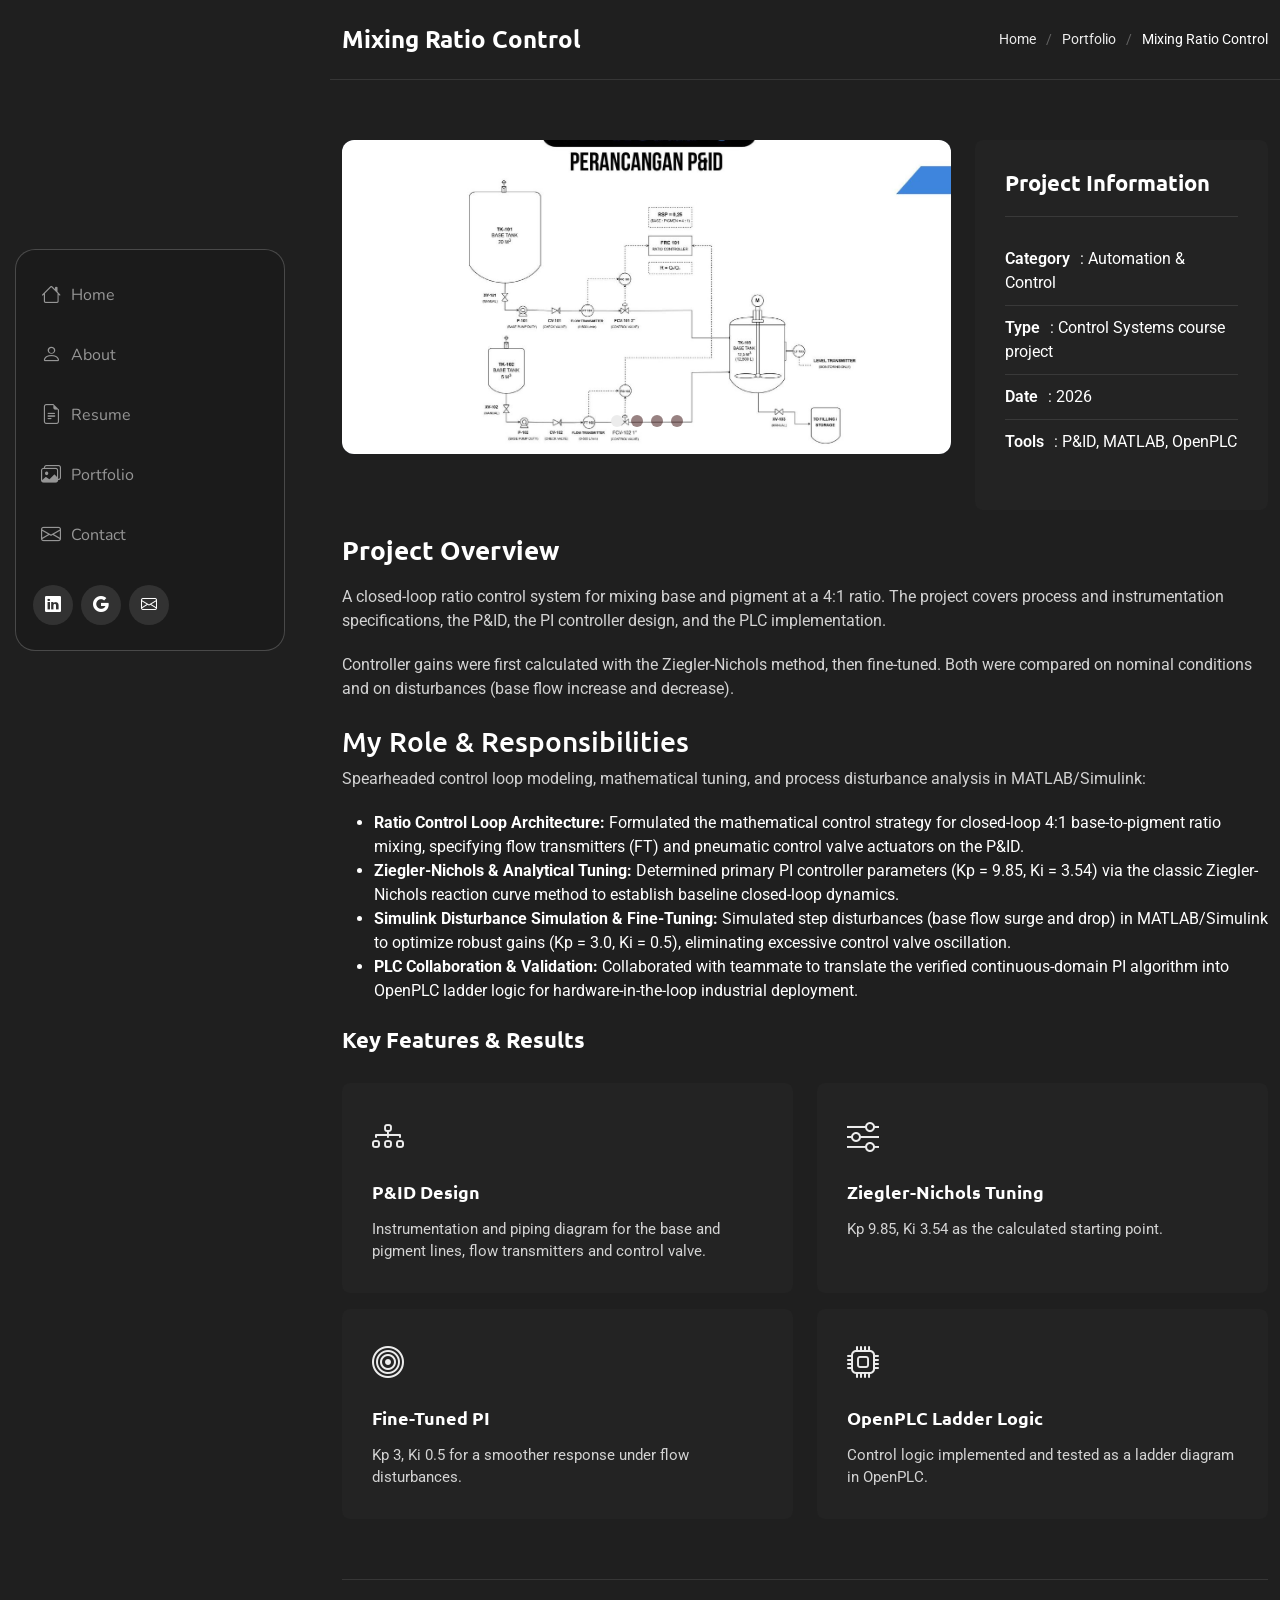
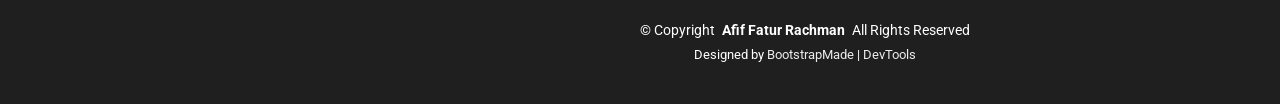
<file: project-mixing.html>
<!DOCTYPE html>
<html lang="en">

<head>
  <meta charset="utf-8">
  <meta content="width=device-width, initial-scale=1.0" name="viewport">
  <title>Mixing Ratio Control | Afif Fatur Rachman</title>
  <meta name="description" content="">
  <meta name="keywords" content="">

  <!-- Favicons -->
  <link href="assets/img/favicon.png" rel="icon">
  <link href="assets/img/apple-touch-icon.png" rel="apple-touch-icon">

  <!-- Fonts -->
  <link href="https://fonts.googleapis.com" rel="preconnect">
  <link href="https://fonts.gstatic.com" rel="preconnect" crossorigin>
  <link href="https://fonts.googleapis.com/css2?family=Roboto:ital,wght@0,100;0,300;0,400;0,500;0,700;0,900;1,100;1,300;1,400;1,500;1,700;1,900&family=Ubuntu:ital,wght@0,300;0,400;0,500;0,700;1,300;1,400;1,500;1,700&family=Nunito:ital,wght@0,200;0,300;0,400;0,500;0,600;0,700;0,800;0,900;1,200;1,300;1,400;1,500;1,600;1,700;1,800;1,900&display=swap" rel="stylesheet">

  <!-- Vendor CSS Files -->
  <link href="assets/vendor/bootstrap/css/bootstrap.min.css" rel="stylesheet">
  <link href="assets/vendor/bootstrap-icons/bootstrap-icons.css" rel="stylesheet">
  <link href="assets/vendor/aos/aos.css" rel="stylesheet">
  <link href="assets/vendor/glightbox/css/glightbox.min.css" rel="stylesheet">
  <link href="assets/vendor/swiper/swiper-bundle.min.css" rel="stylesheet">

  <!-- Main CSS File -->
  <link href="assets/css/main.css" rel="stylesheet">

  <!-- =======================================================
  * Template Name: SnapFolio
  * Template URL: https://bootstrapmade.com/snapfolio-bootstrap-portfolio-template/
  * Updated: Jul 21 2025 with Bootstrap v5.3.7
  * Author: BootstrapMade.com
  * License: https://bootstrapmade.com/license/
  ======================================================== -->
</head>

<body class="portfolio-details-page">

  <header id="header" class="header dark-background d-flex flex-column justify-content-center">
    <i class="header-toggle d-xl-none bi bi-list"></i>

    <div class="header-container d-flex flex-column align-items-start">
      <nav id="navmenu" class="navmenu">
        <ul>
          <li><a href="index.html#hero"><i class="bi bi-house navicon"></i>Home</a></li>
          <li><a href="index.html#about"><i class="bi bi-person navicon"></i> About</a></li>
          <li><a href="index.html#resume"><i class="bi bi-file-earmark-text navicon"></i> Resume</a></li>
          <li><a href="index.html#portfolio"><i class="bi bi-images navicon"></i> Portfolio</a></li>
          <li><a href="index.html#contact"><i class="bi bi-envelope navicon"></i> Contact</a></li>
        </ul>
      </nav>

      <div class="social-links text-center">
        <a href="https://linkedin.com/in/afiffatur" class="linkedin" target="_blank" rel="noopener" title="LinkedIn"><i class="bi bi-linkedin"></i></a>
        <a href="https://drive.google.com/drive/folders/1XQpE3AXoUAXFMWgNxPds5E3X4bJaLmcN" class="google-plus" target="_blank" rel="noopener" title="Documents &amp; certificates"><i class="bi bi-google"></i></a>
        <a href="mailto:afiffr25@gmail.com" class="twitter" title="Email"><i class="bi bi-envelope"></i></a>
      </div>

    </div>

  </header>

  <main class="main">

    <!-- Page Title -->
    <div class="page-title dark-background">
      <div class="container d-lg-flex justify-content-between align-items-center">
        <h1 class="mb-2 mb-lg-0">Mixing Ratio Control</h1>
        <nav class="breadcrumbs">
          <ol>
            <li><a href="index.html">Home</a></li>
            <li><a href="index.html#portfolio">Portfolio</a></li>
            <li class="current">Mixing Ratio Control</li>
          </ol>
        </nav>
      </div>
    </div><!-- End Page Title -->

    <!-- Portfolio Details Section -->
    <section id="portfolio-details" class="portfolio-details section">

      <div class="container" data-aos="fade-up" data-aos-delay="100">

        <div class="row gy-4">

          <div class="col-lg-8">
            <div class="portfolio-details-slider swiper init-swiper">

              <script type="application/json" class="swiper-config">
                {
                  "loop": true,
                  "speed": 600,
                  "autoplay": {
                    "delay": 5000
                  },
                  "slidesPerView": "auto",
                  "pagination": {
                    "el": ".swiper-pagination",
                    "type": "bullets",
                    "clickable": true
                  }
                }
              </script>

              <div class="swiper-wrapper align-items-center">

                <div class="swiper-slide">
                  <img src="assets/img/projects/mixing-pid.jpg" alt="Mixing Ratio Control" class="img-fluid">
                </div>
                <div class="swiper-slide">
                  <img src="assets/img/projects/mixing-zn.jpg" alt="Mixing Ratio Control" class="img-fluid">
                </div>
                <div class="swiper-slide">
                  <img src="assets/img/projects/mixing-finetune.jpg" alt="Mixing Ratio Control" class="img-fluid">
                </div>
                <div class="swiper-slide">
                  <img src="assets/img/projects/mixing-ladder.jpg" alt="Mixing Ratio Control" class="img-fluid">
                </div>

              </div>
              <div class="swiper-pagination"></div>
            </div>
          </div>

          <div class="col-lg-4">
            <div class="portfolio-info" data-aos="fade-left" data-aos-delay="200">
              <h3>Project Information</h3>
              <ul>
                <li><strong>Category</strong>: Automation &amp; Control</li>
                <li><strong>Type</strong>: Control Systems course project</li>
                <li><strong>Date</strong>: 2026</li>
                <li><strong>Tools</strong>: P&amp;ID, MATLAB, OpenPLC</li>
              </ul>
            </div>
          </div>

          <div class="col-lg-12">
            <div class="portfolio-description" data-aos="fade-up" data-aos-delay="300">
              <h2>Project Overview</h2>
              <p>
                A closed-loop ratio control system for mixing base and pigment at a 4:1 ratio. The project covers process and instrumentation specifications, the P&amp;ID, the PI controller design, and the PLC implementation.
              </p>
              <p>
                Controller gains were first calculated with the Ziegler-Nichols method, then fine-tuned. Both were compared on nominal conditions and on disturbances (base flow increase and decrease).
              </p>

              <h3 class="mt-4">My Role &amp; Responsibilities</h3>
              <p>Spearheaded control loop modeling, mathematical tuning, and process disturbance analysis in MATLAB/Simulink:</p>
              <ul>
                <li><strong>Ratio Control Loop Architecture:</strong> Formulated the mathematical control strategy for closed-loop 4:1 base-to-pigment ratio mixing, specifying flow transmitters (FT) and pneumatic control valve actuators on the P&amp;ID.</li>
                <li><strong>Ziegler-Nichols &amp; Analytical Tuning:</strong> Determined primary PI controller parameters (Kp = 9.85, Ki = 3.54) via the classic Ziegler-Nichols reaction curve method to establish baseline closed-loop dynamics.</li>
                <li><strong>Simulink Disturbance Simulation &amp; Fine-Tuning:</strong> Simulated step disturbances (base flow surge and drop) in MATLAB/Simulink to optimize robust gains (Kp = 3.0, Ki = 0.5), eliminating excessive control valve oscillation.</li>
                <li><strong>PLC Collaboration &amp; Validation:</strong> Collaborated with teammate to translate the verified continuous-domain PI algorithm into OpenPLC ladder logic for hardware-in-the-loop industrial deployment.</li>
              </ul>
              <div class="features mt-4">
                <h3>Key Features &amp; Results</h3>
                <div class="row gy-3">
                  <div class="col-md-6">
                    <div class="feature-item" data-aos="fade-up" data-aos-delay="400">
                      <i class="bi bi-diagram-3"></i>
                      <h4>P&amp;ID Design</h4>
                      <p>Instrumentation and piping diagram for the base and pigment lines, flow transmitters and control valve.</p>
                    </div>
                  </div>
                  <div class="col-md-6">
                    <div class="feature-item" data-aos="fade-up" data-aos-delay="500">
                      <i class="bi bi-sliders"></i>
                      <h4>Ziegler-Nichols Tuning</h4>
                      <p>Kp 9.85, Ki 3.54 as the calculated starting point.</p>
                    </div>
                  </div>
                  <div class="col-md-6">
                    <div class="feature-item" data-aos="fade-up" data-aos-delay="600">
                      <i class="bi bi-bullseye"></i>
                      <h4>Fine-Tuned PI</h4>
                      <p>Kp 3, Ki 0.5 for a smoother response under flow disturbances.</p>
                    </div>
                  </div>
                  <div class="col-md-6">
                    <div class="feature-item" data-aos="fade-up" data-aos-delay="700">
                      <i class="bi bi-cpu"></i>
                      <h4>OpenPLC Ladder Logic</h4>
                      <p>Control logic implemented and tested as a ladder diagram in OpenPLC.</p>
                    </div>
                  </div>
                </div>
              </div>
            </div>
          </div>

        </div>

      </div>

    </section><!-- /Portfolio Details Section -->

  </main>

  <footer id="footer" class="footer position-relative">

    <div class="container">
      <div class="copyright text-center ">
        <p>© <span>Copyright</span> <strong class="px-1 sitename">Afif Fatur Rachman</strong> <span>All Rights Reserved</span></p>
      </div>
      <div class="credits">
        <!-- All the links in the footer should remain intact. -->
        <!-- You can delete the links only if you've purchased the pro version. -->
        <!-- Licensing information: https://bootstrapmade.com/license/ -->
        Designed by <a href="https://bootstrapmade.com/">BootstrapMade</a> | <a href="https://bootstrapmade.com/tools/">DevTools</a>
      </div>
    </div>

  </footer>

  <!-- Scroll Top -->
  <a href="#" id="scroll-top" class="scroll-top d-flex align-items-center justify-content-center"><i class="bi bi-arrow-up-short"></i></a>

  <!-- Preloader -->
  <div id="preloader"></div>

  <!-- Vendor JS Files -->
  <script src="assets/vendor/bootstrap/js/bootstrap.bundle.min.js"></script>
  <script src="assets/vendor/aos/aos.js"></script>
  <script src="assets/vendor/typed.js/typed.umd.js"></script>
  <script src="assets/vendor/purecounter/purecounter_vanilla.js"></script>
  <script src="assets/vendor/waypoints/noframework.waypoints.js"></script>
  <script src="assets/vendor/isotope-layout/isotope.pkgd.min.js"></script>
  <script src="assets/vendor/imagesloaded/imagesloaded.pkgd.min.js"></script>
  <script src="assets/vendor/glightbox/js/glightbox.min.js"></script>
  <script src="assets/vendor/swiper/swiper-bundle.min.js"></script>

  <!-- Main JS File -->
  <script src="assets/js/main.js"></script>

</body>

</html>
</file>
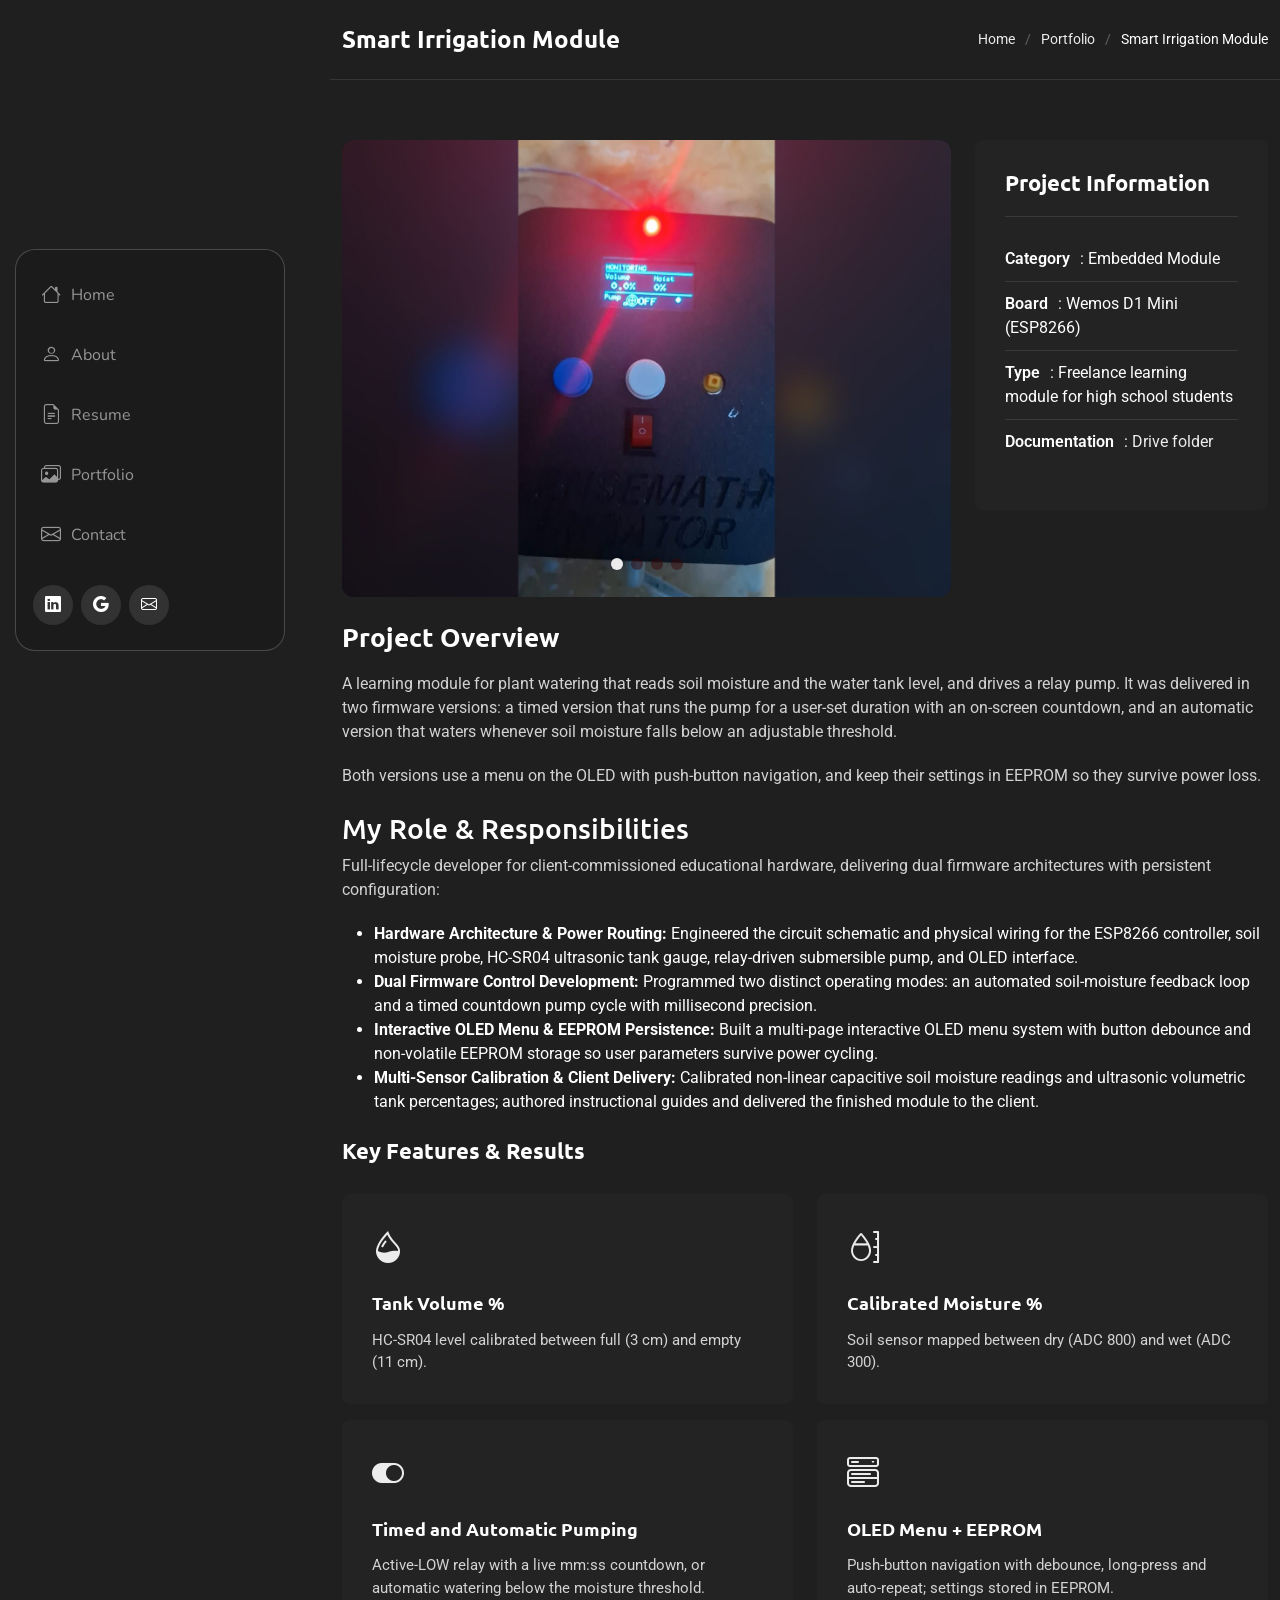
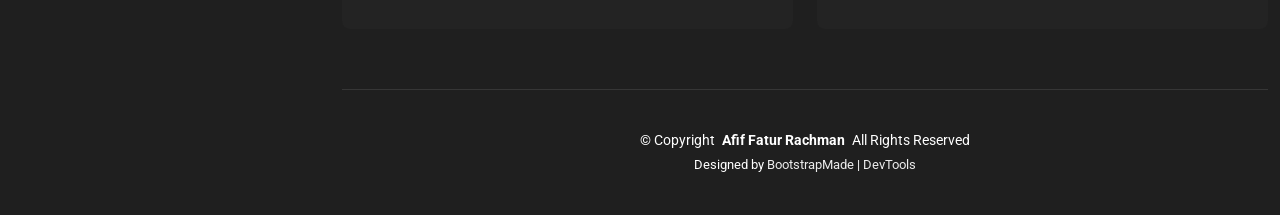
<file: project-smart.html>
<!DOCTYPE html>
<html lang="en">

<head>
  <meta charset="utf-8">
  <meta content="width=device-width, initial-scale=1.0" name="viewport">
  <title>Smart Irrigation Module | Afif Fatur Rachman</title>
  <meta name="description" content="">
  <meta name="keywords" content="">

  <!-- Favicons -->
  <link href="assets/img/favicon.png" rel="icon">
  <link href="assets/img/apple-touch-icon.png" rel="apple-touch-icon">

  <!-- Fonts -->
  <link href="https://fonts.googleapis.com" rel="preconnect">
  <link href="https://fonts.gstatic.com" rel="preconnect" crossorigin>
  <link href="https://fonts.googleapis.com/css2?family=Roboto:ital,wght@0,100;0,300;0,400;0,500;0,700;0,900;1,100;1,300;1,400;1,500;1,700;1,900&family=Ubuntu:ital,wght@0,300;0,400;0,500;0,700;1,300;1,400;1,500;1,700&family=Nunito:ital,wght@0,200;0,300;0,400;0,500;0,600;0,700;0,800;0,900;1,200;1,300;1,400;1,500;1,600;1,700;1,800;1,900&display=swap" rel="stylesheet">

  <!-- Vendor CSS Files -->
  <link href="assets/vendor/bootstrap/css/bootstrap.min.css" rel="stylesheet">
  <link href="assets/vendor/bootstrap-icons/bootstrap-icons.css" rel="stylesheet">
  <link href="assets/vendor/aos/aos.css" rel="stylesheet">
  <link href="assets/vendor/glightbox/css/glightbox.min.css" rel="stylesheet">
  <link href="assets/vendor/swiper/swiper-bundle.min.css" rel="stylesheet">

  <!-- Main CSS File -->
  <link href="assets/css/main.css" rel="stylesheet">

  <!-- =======================================================
  * Template Name: SnapFolio
  * Template URL: https://bootstrapmade.com/snapfolio-bootstrap-portfolio-template/
  * Updated: Jul 21 2025 with Bootstrap v5.3.7
  * Author: BootstrapMade.com
  * License: https://bootstrapmade.com/license/
  ======================================================== -->
</head>

<body class="portfolio-details-page">

  <header id="header" class="header dark-background d-flex flex-column justify-content-center">
    <i class="header-toggle d-xl-none bi bi-list"></i>

    <div class="header-container d-flex flex-column align-items-start">
      <nav id="navmenu" class="navmenu">
        <ul>
          <li><a href="index.html#hero"><i class="bi bi-house navicon"></i>Home</a></li>
          <li><a href="index.html#about"><i class="bi bi-person navicon"></i> About</a></li>
          <li><a href="index.html#resume"><i class="bi bi-file-earmark-text navicon"></i> Resume</a></li>
          <li><a href="index.html#portfolio"><i class="bi bi-images navicon"></i> Portfolio</a></li>
          <li><a href="index.html#contact"><i class="bi bi-envelope navicon"></i> Contact</a></li>
        </ul>
      </nav>

      <div class="social-links text-center">
        <a href="https://linkedin.com/in/afiffatur" class="linkedin" target="_blank" rel="noopener" title="LinkedIn"><i class="bi bi-linkedin"></i></a>
        <a href="https://drive.google.com/drive/folders/1XQpE3AXoUAXFMWgNxPds5E3X4bJaLmcN" class="google-plus" target="_blank" rel="noopener" title="Documents &amp; certificates"><i class="bi bi-google"></i></a>
        <a href="mailto:afiffr25@gmail.com" class="twitter" title="Email"><i class="bi bi-envelope"></i></a>
      </div>

    </div>

  </header>

  <main class="main">

    <!-- Page Title -->
    <div class="page-title dark-background">
      <div class="container d-lg-flex justify-content-between align-items-center">
        <h1 class="mb-2 mb-lg-0">Smart Irrigation Module</h1>
        <nav class="breadcrumbs">
          <ol>
            <li><a href="index.html">Home</a></li>
            <li><a href="index.html#portfolio">Portfolio</a></li>
            <li class="current">Smart Irrigation Module</li>
          </ol>
        </nav>
      </div>
    </div><!-- End Page Title -->

    <!-- Portfolio Details Section -->
    <section id="portfolio-details" class="portfolio-details section">

      <div class="container" data-aos="fade-up" data-aos-delay="100">

        <div class="row gy-4">

          <div class="col-lg-8">
            <div class="portfolio-details-slider swiper init-swiper">

              <script type="application/json" class="swiper-config">
                {
                  "loop": true,
                  "speed": 600,
                  "autoplay": {
                    "delay": 5000
                  },
                  "slidesPerView": "auto",
                  "pagination": {
                    "el": ".swiper-pagination",
                    "type": "bullets",
                    "clickable": true
                  }
                }
              </script>

              <div class="swiper-wrapper align-items-center">

                <div class="swiper-slide">
                  <img src="assets/img/projects/smart-photo.jpg" alt="Smart Irrigation Module" class="img-fluid">
                </div>
                <div class="swiper-slide">
                  <img src="assets/img/projects/smart-client.jpg" alt="Smart Irrigation Module" class="img-fluid">
                </div>
                <div class="swiper-slide">
                  <img src="assets/img/projects/water-diagram.jpg" alt="Smart Irrigation Module" class="img-fluid">
                </div>
                <div class="swiper-slide">
                  <img src="assets/img/projects/smart-diagram.jpg" alt="Smart Irrigation Module" class="img-fluid">
                </div>

              </div>
              <div class="swiper-pagination"></div>
            </div>
          </div>

          <div class="col-lg-4">
            <div class="portfolio-info" data-aos="fade-left" data-aos-delay="200">
              <h3>Project Information</h3>
              <ul>
                <li><strong>Category</strong>: Embedded Module</li>
                <li><strong>Board</strong>: Wemos D1 Mini (ESP8266)</li>
                <li><strong>Type</strong>: Freelance learning module for high school students</li>
                <li><strong>Documentation</strong>: <a href="https://drive.google.com/drive/folders/1XQpE3AXoUAXFMWgNxPds5E3X4bJaLmcN" target="_blank" rel="noopener">Drive folder</a></li>
              </ul>
            </div>
          </div>

          <div class="col-lg-12">
            <div class="portfolio-description" data-aos="fade-up" data-aos-delay="300">
              <h2>Project Overview</h2>
              <p>
                A learning module for plant watering that reads soil moisture and the water tank level, and drives a relay pump. It was delivered in two firmware versions: a timed version that runs the pump for a user-set duration with an on-screen countdown, and an automatic version that waters whenever soil moisture falls below an adjustable threshold.
              </p>
              <p>
                Both versions use a menu on the OLED with push-button navigation, and keep their settings in EEPROM so they survive power loss.
              </p>

              <h3 class="mt-4">My Role &amp; Responsibilities</h3>
              <p>Full-lifecycle developer for client-commissioned educational hardware, delivering dual firmware architectures with persistent configuration:</p>
              <ul>
                <li><strong>Hardware Architecture &amp; Power Routing:</strong> Engineered the circuit schematic and physical wiring for the ESP8266 controller, soil moisture probe, HC-SR04 ultrasonic tank gauge, relay-driven submersible pump, and OLED interface.</li>
                <li><strong>Dual Firmware Control Development:</strong> Programmed two distinct operating modes: an automated soil-moisture feedback loop and a timed countdown pump cycle with millisecond precision.</li>
                <li><strong>Interactive OLED Menu &amp; EEPROM Persistence:</strong> Built a multi-page interactive OLED menu system with button debounce and non-volatile EEPROM storage so user parameters survive power cycling.</li>
                <li><strong>Multi-Sensor Calibration &amp; Client Delivery:</strong> Calibrated non-linear capacitive soil moisture readings and ultrasonic volumetric tank percentages; authored instructional guides and delivered the finished module to the client.</li>
              </ul>

              <div class="features mt-4">
                <h3>Key Features &amp; Results</h3>
                <div class="row gy-3">
                  <div class="col-md-6">
                    <div class="feature-item" data-aos="fade-up" data-aos-delay="400">
                      <i class="bi bi-droplet-half"></i>
                      <h4>Tank Volume %</h4>
                      <p>HC-SR04 level calibrated between full (3 cm) and empty (11 cm).</p>
                    </div>
                  </div>
                  <div class="col-md-6">
                    <div class="feature-item" data-aos="fade-up" data-aos-delay="500">
                      <i class="bi bi-moisture"></i>
                      <h4>Calibrated Moisture %</h4>
                      <p>Soil sensor mapped between dry (ADC 800) and wet (ADC 300).</p>
                    </div>
                  </div>
                  <div class="col-md-6">
                    <div class="feature-item" data-aos="fade-up" data-aos-delay="600">
                      <i class="bi bi-toggle-on"></i>
                      <h4>Timed and Automatic Pumping</h4>
                      <p>Active-LOW relay with a live mm:ss countdown, or automatic watering below the moisture threshold.</p>
                    </div>
                  </div>
                  <div class="col-md-6">
                    <div class="feature-item" data-aos="fade-up" data-aos-delay="700">
                      <i class="bi bi-menu-button-wide"></i>
                      <h4>OLED Menu + EEPROM</h4>
                      <p>Push-button navigation with debounce, long-press and auto-repeat; settings stored in EEPROM.</p>
                    </div>
                  </div>
                </div>
              </div>
            </div>
          </div>

        </div>

      </div>

    </section><!-- /Portfolio Details Section -->

  </main>

  <footer id="footer" class="footer position-relative">

    <div class="container">
      <div class="copyright text-center ">
        <p>© <span>Copyright</span> <strong class="px-1 sitename">Afif Fatur Rachman</strong> <span>All Rights Reserved</span></p>
      </div>
      <div class="credits">
        <!-- All the links in the footer should remain intact. -->
        <!-- You can delete the links only if you've purchased the pro version. -->
        <!-- Licensing information: https://bootstrapmade.com/license/ -->
        Designed by <a href="https://bootstrapmade.com/">BootstrapMade</a> | <a href="https://bootstrapmade.com/tools/">DevTools</a>
      </div>
    </div>

  </footer>

  <!-- Scroll Top -->
  <a href="#" id="scroll-top" class="scroll-top d-flex align-items-center justify-content-center"><i class="bi bi-arrow-up-short"></i></a>

  <!-- Preloader -->
  <div id="preloader"></div>

  <!-- Vendor JS Files -->
  <script src="assets/vendor/bootstrap/js/bootstrap.bundle.min.js"></script>
  <script src="assets/vendor/aos/aos.js"></script>
  <script src="assets/vendor/typed.js/typed.umd.js"></script>
  <script src="assets/vendor/purecounter/purecounter_vanilla.js"></script>
  <script src="assets/vendor/waypoints/noframework.waypoints.js"></script>
  <script src="assets/vendor/isotope-layout/isotope.pkgd.min.js"></script>
  <script src="assets/vendor/imagesloaded/imagesloaded.pkgd.min.js"></script>
  <script src="assets/vendor/glightbox/js/glightbox.min.js"></script>
  <script src="assets/vendor/swiper/swiper-bundle.min.js"></script>

  <!-- Main JS File -->
  <script src="assets/js/main.js"></script>

</body>

</html>
</file>
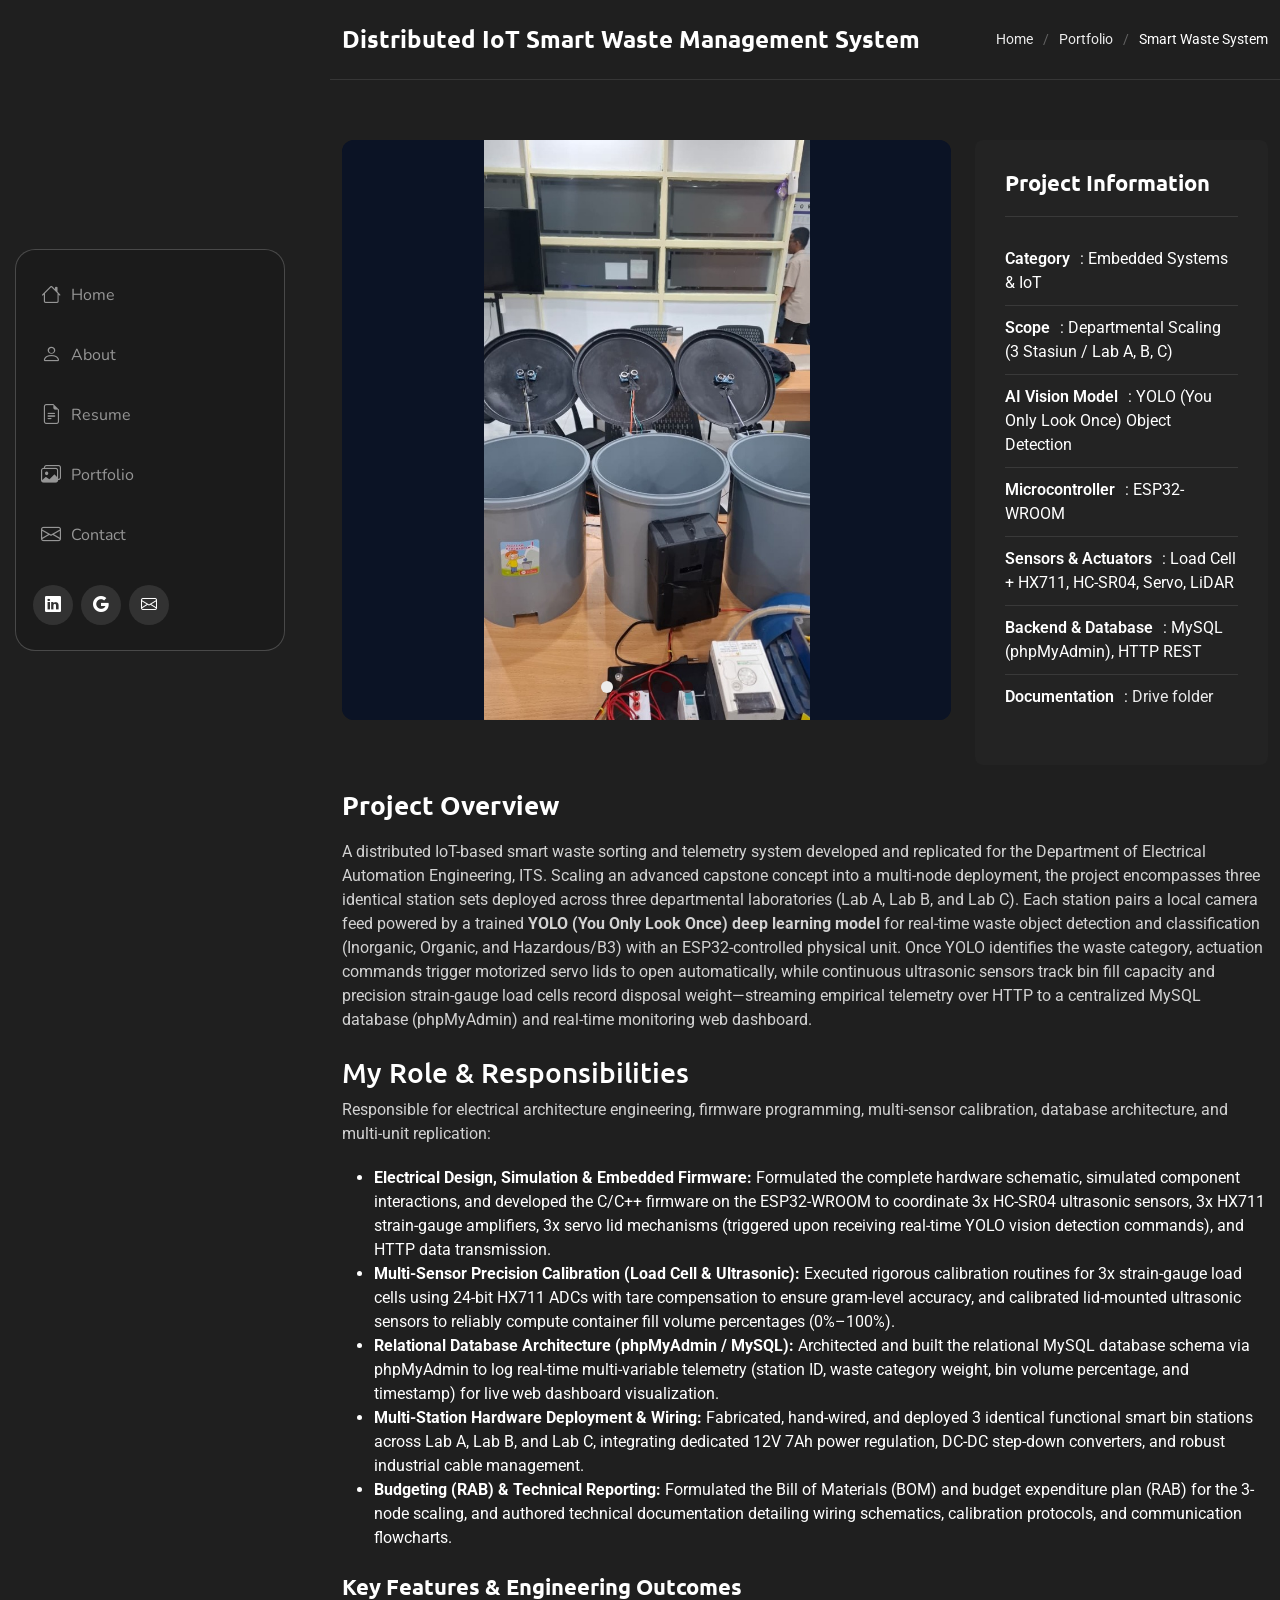
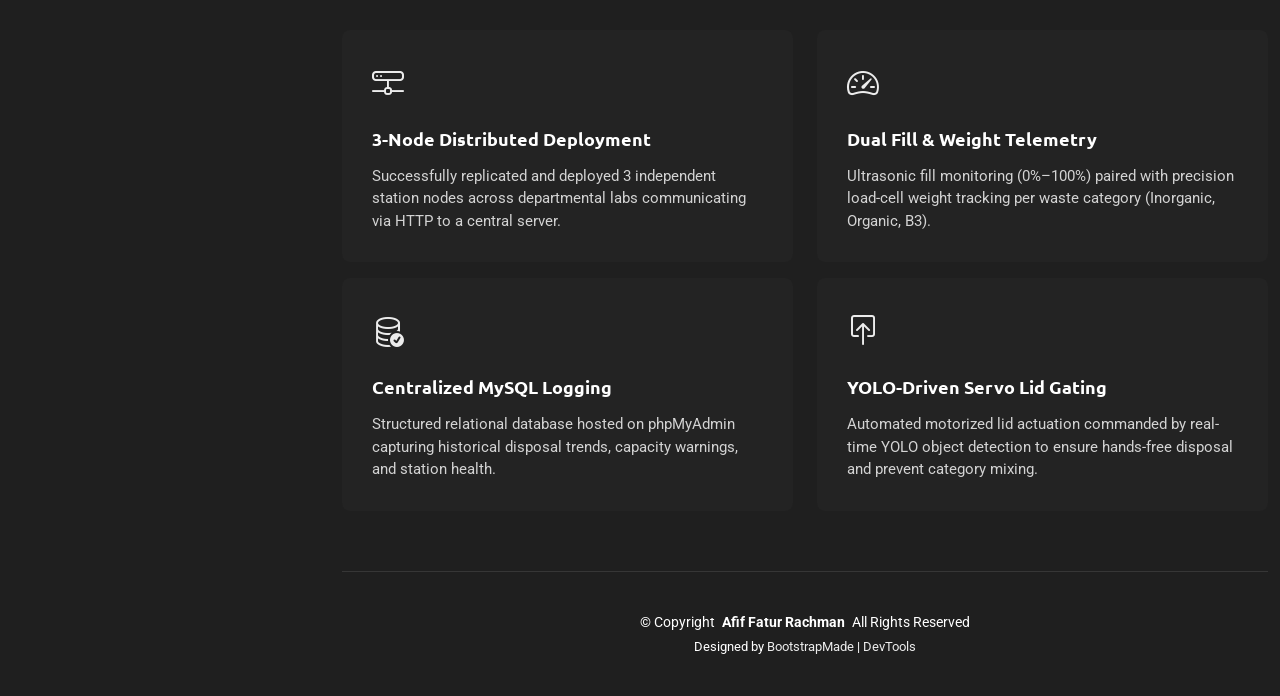
<file: project-waste.html>
<!DOCTYPE html>
<html lang="en">

<head>
  <meta charset="utf-8">
  <meta content="width=device-width, initial-scale=1.0" name="viewport">
  <title>Distributed IoT Smart Waste Management System | Afif Fatur Rachman</title>
  <meta name="description" content="Distributed IoT smart waste monitoring and sorting system: ESP32, load cells, ultrasonic sensing, servo lid actuation, and MySQL database across 3 departmental laboratories at ITS.">
  <meta name="keywords" content="IoT Waste Management, ESP32, Load Cell, HX711, Ultrasonic Sensor, MySQL, phpMyAdmin, Smart Bin, ITS">

  <!-- Favicons -->
  <link href="assets/img/favicon.png" rel="icon">
  <link href="assets/img/apple-touch-icon.png" rel="apple-touch-icon">

  <!-- Fonts -->
  <link href="https://fonts.googleapis.com" rel="preconnect">
  <link href="https://fonts.gstatic.com" rel="preconnect" crossorigin>
  <link href="https://fonts.googleapis.com/css2?family=Roboto:ital,wght@0,100;0,300;0,400;0,500;0,700;0,900;1,100;1,300;1,400;1,500;1,700;1,900&family=Ubuntu:ital,wght@0,300;0,400;0,500;0,700;1,300;1,400;1,500;1,700&family=Nunito:ital,wght@0,200;0,300;0,400;0,500;0,600;0,700;0,800;0,900;1,200;1,300;1,400;1,500;1,600;1,700;1,800;1,900&display=swap" rel="stylesheet">

  <!-- Vendor CSS Files -->
  <link href="assets/vendor/bootstrap/css/bootstrap.min.css" rel="stylesheet">
  <link href="assets/vendor/bootstrap-icons/bootstrap-icons.css" rel="stylesheet">
  <link href="assets/vendor/aos/aos.css" rel="stylesheet">
  <link href="assets/vendor/glightbox/css/glightbox.min.css" rel="stylesheet">
  <link href="assets/vendor/swiper/swiper-bundle.min.css" rel="stylesheet">

  <!-- Main CSS File -->
  <link href="assets/css/main.css" rel="stylesheet">
</head>

<body class="portfolio-details-page">

  <header id="header" class="header dark-background d-flex flex-column justify-content-center">
    <i class="header-toggle d-xl-none bi bi-list"></i>

    <div class="header-container d-flex flex-column align-items-start">
      <nav id="navmenu" class="navmenu">
        <ul>
          <li><a href="index.html#hero"><i class="bi bi-house navicon"></i>Home</a></li>
          <li><a href="index.html#about"><i class="bi bi-person navicon"></i> About</a></li>
          <li><a href="index.html#resume"><i class="bi bi-file-earmark-text navicon"></i> Resume</a></li>
          <li><a href="index.html#portfolio"><i class="bi bi-images navicon"></i> Portfolio</a></li>
          <li><a href="index.html#contact"><i class="bi bi-envelope navicon"></i> Contact</a></li>
        </ul>
      </nav>

      <div class="social-links text-center">
        <a href="https://linkedin.com/in/afiffatur" class="linkedin" target="_blank" rel="noopener" title="LinkedIn"><i class="bi bi-linkedin"></i></a>
        <a href="https://drive.google.com/drive/folders/1XQpE3AXoUAXFMWgNxPds5E3X4bJaLmcN" class="google-plus" target="_blank" rel="noopener" title="Documents &amp; certificates"><i class="bi bi-google"></i></a>
        <a href="mailto:afiffr25@gmail.com" class="twitter" title="Email"><i class="bi bi-envelope"></i></a>
      </div>

    </div>

  </header>

  <main class="main">

    <!-- Page Title -->
    <div class="page-title dark-background">
      <div class="container d-lg-flex justify-content-between align-items-center">
        <h1 class="mb-2 mb-lg-0">Distributed IoT Smart Waste Management System</h1>
        <nav class="breadcrumbs">
          <ol>
            <li><a href="index.html">Home</a></li>
            <li><a href="index.html#portfolio">Portfolio</a></li>
            <li class="current">Smart Waste System</li>
          </ol>
        </nav>
      </div>
    </div><!-- End Page Title -->

    <!-- Portfolio Details Section -->
    <section id="portfolio-details" class="portfolio-details section">

      <div class="container" data-aos="fade-up" data-aos-delay="100">

        <div class="row gy-4">

          <div class="col-lg-8">
            <div class="portfolio-details-slider swiper init-swiper">

              <script type="application/json" class="swiper-config">
                {
                  "loop": true,
                  "speed": 600,
                  "autoplay": {
                    "delay": 5000
                  },
                  "slidesPerView": "auto",
                  "pagination": {
                    "el": ".swiper-pagination",
                    "type": "bullets",
                    "clickable": true
                  }
                }
              </script>

              <div class="swiper-wrapper align-items-center">

                <!-- SLIDE 1: PHYSICAL SMART BINS -->
                <div class="swiper-slide">
                  <a href="assets/img/projects/waste-bins-cover.jpg" class="glightbox" data-gallery="portfolio-gallery" title="Prototipe Fisik 3 Tempat Sampah Pintar dengan Sensor Ultrasonik pada Tutup dan Kotak Kontroler">
                    <img src="assets/img/projects/waste-bins-cover.jpg" alt="Prototipe Fisik Smart Waste Bins" class="img-fluid">
                  </a>
                </div>

                <!-- SLIDE 2: MULTI-LAB DISTRIBUTED SYSTEM ARCHITECTURE -->
                <div class="swiper-slide">
                  <a href="assets/img/projects/waste-architecture.jpg" class="glightbox" data-gallery="portfolio-gallery" title="Arsitektur Sistem IoT Terdistribusi: 3 Stasiun Laboratorium (Lab A, Lab B, Lab C) Terhubung via HTTP ke Data Center">
                    <img src="assets/img/projects/waste-architecture.jpg" alt="Arsitektur Sistem IoT Smart Waste Terdistribusi" class="img-fluid">
                  </a>
                </div>

                <!-- SLIDE 3: ELECTRICAL HARDWARE WIRING DIAGRAM -->
                <div class="swiper-slide">
                  <a href="assets/img/projects/waste-wiring.jpg" class="glightbox" data-gallery="portfolio-gallery" title="Wiring Diagram Elektrikal: Antarmuka ESP32-WROOM, 3x HC-SR04, 3x HX711 Load Cell, 3x Servo, Step-Down &amp; Buzzer">
                    <img src="assets/img/projects/waste-wiring.jpg" alt="Wiring Diagram Elektrikal Smart Waste Bin" class="img-fluid">
                  </a>
                </div>

                <!-- SLIDE 4: WEB TELEMETRY DASHBOARD -->
                <div class="swiper-slide">
                  <a href="assets/img/projects/waste-dashboard.png" class="glightbox" data-gallery="portfolio-gallery" title="Web Dashboard Telemetri: Pemantauan Total Berat Kategori (Plastik, Kertas, B3), Level Kapasitas, dan Kuantitas Sampah">
                    <img src="assets/img/projects/waste-dashboard.png" alt="Web Dashboard Waste Management System" class="img-fluid">
                  </a>
                </div>

                <!-- SLIDE 5: SYSTEM FLOWCHART -->
                <div class="swiper-slide">
                  <a href="assets/img/projects/waste-flowchart.png" class="glightbox" data-gallery="portfolio-gallery" title="Flowchart Operasional Sistem: Deteksi Gambar berbasis Model YOLO, Klasifikasi Sampah, Pembukaan Tutup Servo, Monitoring Kapasitas &amp; Update Database">
                    <img src="assets/img/projects/waste-flowchart.png" alt="Flowchart Sistem Smart Waste Management dengan Deteksi YOLO" class="img-fluid">
                  </a>
                </div>

              </div>
              <div class="swiper-pagination"></div>
            </div>
          </div>

          <div class="col-lg-4">
            <div class="portfolio-info" data-aos="fade-left" data-aos-delay="200">
              <h3>Project Information</h3>
              <ul>
                <li><strong>Category</strong>: Embedded Systems &amp; IoT</li>
                <li><strong>Scope</strong>: Departmental Scaling (3 Stasiun / Lab A, B, C)</li>
                <li><strong>AI Vision Model</strong>: YOLO (You Only Look Once) Object Detection</li>
                <li><strong>Microcontroller</strong>: ESP32-WROOM</li>
                <li><strong>Sensors &amp; Actuators</strong>: Load Cell + HX711, HC-SR04, Servo, LiDAR</li>
                <li><strong>Backend &amp; Database</strong>: MySQL (phpMyAdmin), HTTP REST</li>
                <li><strong>Documentation</strong>: <a href="https://drive.google.com/drive/folders/1XQpE3AXoUAXFMWgNxPds5E3X4bJaLmcN" target="_blank" rel="noopener">Drive folder</a></li>
              </ul>
            </div>
          </div>

          <div class="col-lg-12">
            <div class="portfolio-description" data-aos="fade-up" data-aos-delay="300">
              <h2>Project Overview</h2>
              <p>
                A distributed IoT-based smart waste sorting and telemetry system developed and replicated for the Department of Electrical Automation Engineering, ITS. Scaling an advanced capstone concept into a multi-node deployment, the project encompasses three identical station sets deployed across three departmental laboratories (Lab A, Lab B, and Lab C). Each station pairs a local camera feed powered by a trained <strong>YOLO (You Only Look Once) deep learning model</strong> for real-time waste object detection and classification (Inorganic, Organic, and Hazardous/B3) with an ESP32-controlled physical unit. Once YOLO identifies the waste category, actuation commands trigger motorized servo lids to open automatically, while continuous ultrasonic sensors track bin fill capacity and precision strain-gauge load cells record disposal weight—streaming empirical telemetry over HTTP to a centralized MySQL database (phpMyAdmin) and real-time monitoring web dashboard.
              </p>

              <h3 class="mt-4">My Role &amp; Responsibilities</h3>
              <p>Responsible for electrical architecture engineering, firmware programming, multi-sensor calibration, database architecture, and multi-unit replication:</p>
              <ul>
                <li><strong>Electrical Design, Simulation &amp; Embedded Firmware:</strong> Formulated the complete hardware schematic, simulated component interactions, and developed the C/C++ firmware on the ESP32-WROOM to coordinate 3x HC-SR04 ultrasonic sensors, 3x HX711 strain-gauge amplifiers, 3x servo lid mechanisms (triggered upon receiving real-time YOLO vision detection commands), and HTTP data transmission.</li>
                <li><strong>Multi-Sensor Precision Calibration (Load Cell &amp; Ultrasonic):</strong> Executed rigorous calibration routines for 3x strain-gauge load cells using 24-bit HX711 ADCs with tare compensation to ensure gram-level accuracy, and calibrated lid-mounted ultrasonic sensors to reliably compute container fill volume percentages (0%–100%).</li>
                <li><strong>Relational Database Architecture (phpMyAdmin / MySQL):</strong> Architected and built the relational MySQL database schema via phpMyAdmin to log real-time multi-variable telemetry (station ID, waste category weight, bin volume percentage, and timestamp) for live web dashboard visualization.</li>
                <li><strong>Multi-Station Hardware Deployment &amp; Wiring:</strong> Fabricated, hand-wired, and deployed 3 identical functional smart bin stations across Lab A, Lab B, and Lab C, integrating dedicated 12V 7Ah power regulation, DC-DC step-down converters, and robust industrial cable management.</li>
                <li><strong>Budgeting (RAB) &amp; Technical Reporting:</strong> Formulated the Bill of Materials (BOM) and budget expenditure plan (RAB) for the 3-node scaling, and authored technical documentation detailing wiring schematics, calibration protocols, and communication flowcharts.</li>
              </ul>

              <div class="features mt-4">
                <h3>Key Features &amp; Engineering Outcomes</h3>
                <div class="row gy-3">
                  <div class="col-md-6">
                    <div class="feature-item" data-aos="fade-up" data-aos-delay="400">
                      <i class="bi bi-hdd-network"></i>
                      <h4>3-Node Distributed Deployment</h4>
                      <p>Successfully replicated and deployed 3 independent station nodes across departmental labs communicating via HTTP to a central server.</p>
                    </div>
                  </div>
                  <div class="col-md-6">
                    <div class="feature-item" data-aos="fade-up" data-aos-delay="500">
                      <i class="bi bi-speedometer2"></i>
                      <h4>Dual Fill &amp; Weight Telemetry</h4>
                      <p>Ultrasonic fill monitoring (0%–100%) paired with precision load-cell weight tracking per waste category (Inorganic, Organic, B3).</p>
                    </div>
                  </div>
                  <div class="col-md-6">
                    <div class="feature-item" data-aos="fade-up" data-aos-delay="600">
                      <i class="bi bi-database-check"></i>
                      <h4>Centralized MySQL Logging</h4>
                      <p>Structured relational database hosted on phpMyAdmin capturing historical disposal trends, capacity warnings, and station health.</p>
                    </div>
                  </div>
                  <div class="col-md-6">
                    <div class="feature-item" data-aos="fade-up" data-aos-delay="700">
                      <i class="bi bi-box-arrow-in-up"></i>
                      <h4>YOLO-Driven Servo Lid Gating</h4>
                      <p>Automated motorized lid actuation commanded by real-time YOLO object detection to ensure hands-free disposal and prevent category mixing.</p>
                    </div>
                  </div>
                </div>
              </div>
            </div>
          </div>

        </div>

      </div>

    </section><!-- /Portfolio Details Section -->

  </main>

  <footer id="footer" class="footer position-relative">

    <div class="container">
      <div class="copyright text-center ">
        <p>© <span>Copyright</span> <strong class="px-1 sitename">Afif Fatur Rachman</strong> <span>All Rights Reserved</span></p>
      </div>
      <div class="credits">
        Designed by <a href="https://bootstrapmade.com/">BootstrapMade</a> | <a href="https://bootstrapmade.com/tools/">DevTools</a>
      </div>
    </div>

  </footer>

  <!-- Scroll Top -->
  <a href="#" id="scroll-top" class="scroll-top d-flex align-items-center justify-content-center"><i class="bi bi-arrow-up-short"></i></a>

  <!-- Preloader -->
  <div id="preloader"></div>

  <!-- Vendor JS Files -->
  <script src="assets/vendor/bootstrap/js/bootstrap.bundle.min.js"></script>
  <script src="assets/vendor/aos/aos.js"></script>
  <script src="assets/vendor/typed.js/typed.umd.js"></script>
  <script src="assets/vendor/purecounter/purecounter_vanilla.js"></script>
  <script src="assets/vendor/waypoints/noframework.waypoints.js"></script>
  <script src="assets/vendor/isotope-layout/isotope.pkgd.min.js"></script>
  <script src="assets/vendor/imagesloaded/imagesloaded.pkgd.min.js"></script>
  <script src="assets/vendor/glightbox/js/glightbox.min.js"></script>
  <script src="assets/vendor/swiper/swiper-bundle.min.js"></script>

  <!-- Main JS File -->
  <script src="assets/js/main.js"></script>

</body>

</html>
</file>
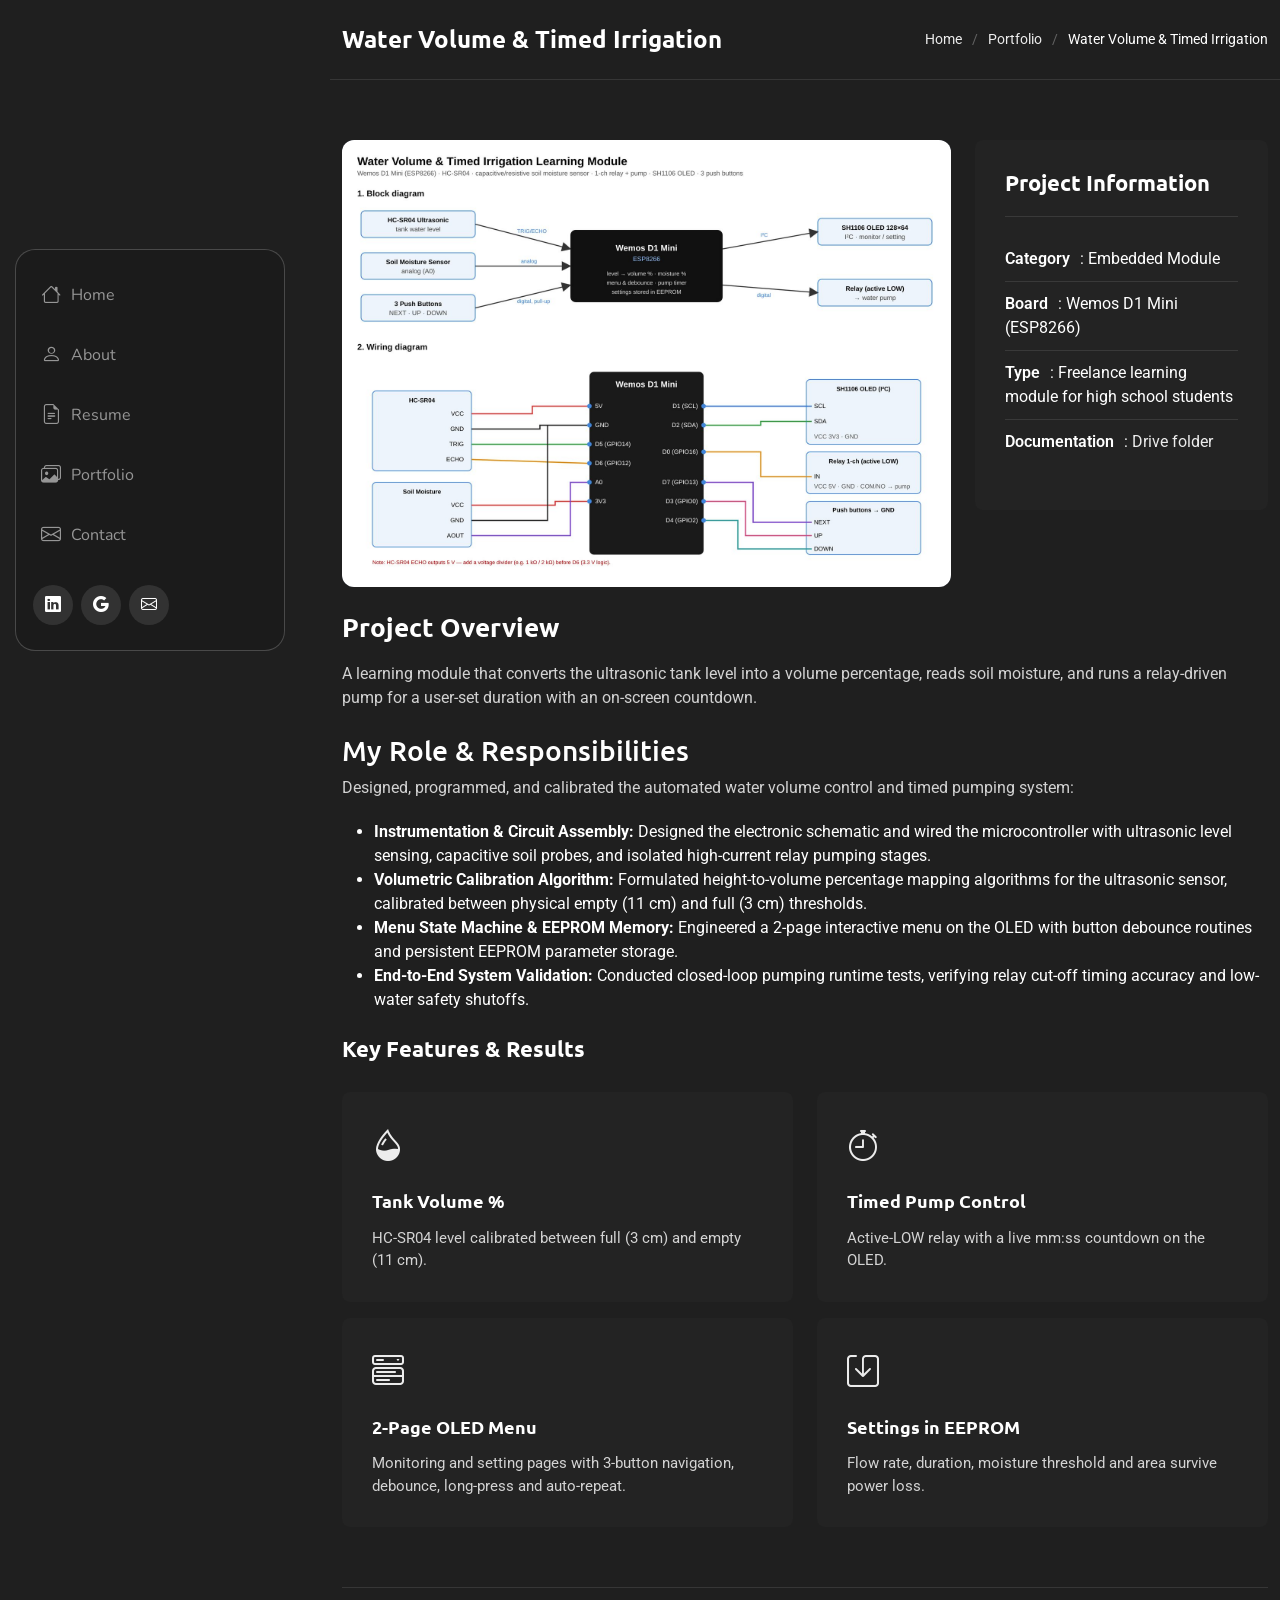
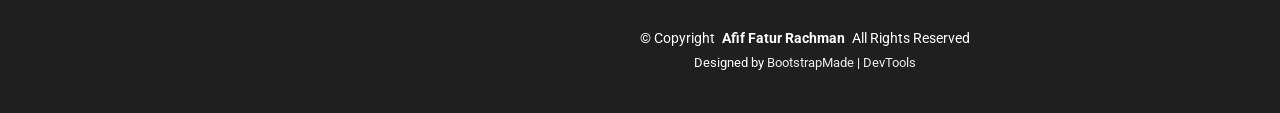
<file: project-water.html>
<!DOCTYPE html>
<html lang="en">

<head>
  <meta charset="utf-8">
  <meta content="width=device-width, initial-scale=1.0" name="viewport">
  <title>Water Volume &amp; Timed Irrigation | Afif Fatur Rachman</title>
  <meta name="description" content="">
  <meta name="keywords" content="">

  <!-- Favicons -->
  <link href="assets/img/favicon.png" rel="icon">
  <link href="assets/img/apple-touch-icon.png" rel="apple-touch-icon">

  <!-- Fonts -->
  <link href="https://fonts.googleapis.com" rel="preconnect">
  <link href="https://fonts.gstatic.com" rel="preconnect" crossorigin>
  <link href="https://fonts.googleapis.com/css2?family=Roboto:ital,wght@0,100;0,300;0,400;0,500;0,700;0,900;1,100;1,300;1,400;1,500;1,700;1,900&family=Ubuntu:ital,wght@0,300;0,400;0,500;0,700;1,300;1,400;1,500;1,700&family=Nunito:ital,wght@0,200;0,300;0,400;0,500;0,600;0,700;0,800;0,900;1,200;1,300;1,400;1,500;1,600;1,700;1,800;1,900&display=swap" rel="stylesheet">

  <!-- Vendor CSS Files -->
  <link href="assets/vendor/bootstrap/css/bootstrap.min.css" rel="stylesheet">
  <link href="assets/vendor/bootstrap-icons/bootstrap-icons.css" rel="stylesheet">
  <link href="assets/vendor/aos/aos.css" rel="stylesheet">
  <link href="assets/vendor/glightbox/css/glightbox.min.css" rel="stylesheet">
  <link href="assets/vendor/swiper/swiper-bundle.min.css" rel="stylesheet">

  <!-- Main CSS File -->
  <link href="assets/css/main.css" rel="stylesheet">

  <!-- =======================================================
  * Template Name: SnapFolio
  * Template URL: https://bootstrapmade.com/snapfolio-bootstrap-portfolio-template/
  * Updated: Jul 21 2025 with Bootstrap v5.3.7
  * Author: BootstrapMade.com
  * License: https://bootstrapmade.com/license/
  ======================================================== -->
</head>

<body class="portfolio-details-page">

  <header id="header" class="header dark-background d-flex flex-column justify-content-center">
    <i class="header-toggle d-xl-none bi bi-list"></i>

    <div class="header-container d-flex flex-column align-items-start">
      <nav id="navmenu" class="navmenu">
        <ul>
          <li><a href="index.html#hero"><i class="bi bi-house navicon"></i>Home</a></li>
          <li><a href="index.html#about"><i class="bi bi-person navicon"></i> About</a></li>
          <li><a href="index.html#resume"><i class="bi bi-file-earmark-text navicon"></i> Resume</a></li>
          <li><a href="index.html#portfolio"><i class="bi bi-images navicon"></i> Portfolio</a></li>
          <li><a href="index.html#contact"><i class="bi bi-envelope navicon"></i> Contact</a></li>
        </ul>
      </nav>

      <div class="social-links text-center">
        <a href="https://linkedin.com/in/afiffatur" class="linkedin" target="_blank" rel="noopener" title="LinkedIn"><i class="bi bi-linkedin"></i></a>
        <a href="https://drive.google.com/drive/folders/1XQpE3AXoUAXFMWgNxPds5E3X4bJaLmcN" class="google-plus" target="_blank" rel="noopener" title="Documents &amp; certificates"><i class="bi bi-google"></i></a>
        <a href="mailto:afiffr25@gmail.com" class="twitter" title="Email"><i class="bi bi-envelope"></i></a>
      </div>

    </div>

  </header>

  <main class="main">

    <!-- Page Title -->
    <div class="page-title dark-background">
      <div class="container d-lg-flex justify-content-between align-items-center">
        <h1 class="mb-2 mb-lg-0">Water Volume &amp; Timed Irrigation</h1>
        <nav class="breadcrumbs">
          <ol>
            <li><a href="index.html">Home</a></li>
            <li><a href="index.html#portfolio">Portfolio</a></li>
            <li class="current">Water Volume &amp; Timed Irrigation</li>
          </ol>
        </nav>
      </div>
    </div><!-- End Page Title -->

    <!-- Portfolio Details Section -->
    <section id="portfolio-details" class="portfolio-details section">

      <div class="container" data-aos="fade-up" data-aos-delay="100">

        <div class="row gy-4">

          <div class="col-lg-8">
            <div class="portfolio-details-slider swiper init-swiper">

              <script type="application/json" class="swiper-config">
                {
                  "loop": true,
                  "speed": 600,
                  "autoplay": {
                    "delay": 5000
                  },
                  "slidesPerView": "auto",
                  "pagination": {
                    "el": ".swiper-pagination",
                    "type": "bullets",
                    "clickable": true
                  }
                }
              </script>

              <div class="swiper-wrapper align-items-center">

                <div class="swiper-slide">
                  <img src="assets/img/projects/water-diagram.jpg" alt="Water Volume &amp; Timed Irrigation" class="img-fluid">
                </div>

              </div>
              <div class="swiper-pagination"></div>
            </div>
          </div>

          <div class="col-lg-4">
            <div class="portfolio-info" data-aos="fade-left" data-aos-delay="200">
              <h3>Project Information</h3>
              <ul>
                <li><strong>Category</strong>: Embedded Module</li>
                <li><strong>Board</strong>: Wemos D1 Mini (ESP8266)</li>
                <li><strong>Type</strong>: Freelance learning module for high school students</li>
                <li><strong>Documentation</strong>: <a href="https://drive.google.com/drive/folders/1XQpE3AXoUAXFMWgNxPds5E3X4bJaLmcN" target="_blank" rel="noopener">Drive folder</a></li>
              </ul>
            </div>
          </div>

          <div class="col-lg-12">
            <div class="portfolio-description" data-aos="fade-up" data-aos-delay="300">
              <h2>Project Overview</h2>
              <p>
                A learning module that converts the ultrasonic tank level into a volume percentage, reads soil moisture, and runs a relay-driven pump for a user-set duration with an on-screen countdown.
              </p>

              <h3 class="mt-4">My Role &amp; Responsibilities</h3>
              <p>Designed, programmed, and calibrated the automated water volume control and timed pumping system:</p>
              <ul>
                <li><strong>Instrumentation &amp; Circuit Assembly:</strong> Designed the electronic schematic and wired the microcontroller with ultrasonic level sensing, capacitive soil probes, and isolated high-current relay pumping stages.</li>
                <li><strong>Volumetric Calibration Algorithm:</strong> Formulated height-to-volume percentage mapping algorithms for the ultrasonic sensor, calibrated between physical empty (11 cm) and full (3 cm) thresholds.</li>
                <li><strong>Menu State Machine &amp; EEPROM Memory:</strong> Engineered a 2-page interactive menu on the OLED with button debounce routines and persistent EEPROM parameter storage.</li>
                <li><strong>End-to-End System Validation:</strong> Conducted closed-loop pumping runtime tests, verifying relay cut-off timing accuracy and low-water safety shutoffs.</li>
              </ul>

              <div class="features mt-4">
                <h3>Key Features &amp; Results</h3>
                <div class="row gy-3">
                  <div class="col-md-6">
                    <div class="feature-item" data-aos="fade-up" data-aos-delay="400">
                      <i class="bi bi-droplet-half"></i>
                      <h4>Tank Volume %</h4>
                      <p>HC-SR04 level calibrated between full (3 cm) and empty (11 cm).</p>
                    </div>
                  </div>
                  <div class="col-md-6">
                    <div class="feature-item" data-aos="fade-up" data-aos-delay="500">
                      <i class="bi bi-stopwatch"></i>
                      <h4>Timed Pump Control</h4>
                      <p>Active-LOW relay with a live mm:ss countdown on the OLED.</p>
                    </div>
                  </div>
                  <div class="col-md-6">
                    <div class="feature-item" data-aos="fade-up" data-aos-delay="600">
                      <i class="bi bi-menu-button-wide"></i>
                      <h4>2-Page OLED Menu</h4>
                      <p>Monitoring and setting pages with 3-button navigation, debounce, long-press and auto-repeat.</p>
                    </div>
                  </div>
                  <div class="col-md-6">
                    <div class="feature-item" data-aos="fade-up" data-aos-delay="700">
                      <i class="bi bi-save"></i>
                      <h4>Settings in EEPROM</h4>
                      <p>Flow rate, duration, moisture threshold and area survive power loss.</p>
                    </div>
                  </div>
                </div>
              </div>
            </div>
          </div>

        </div>

      </div>

    </section><!-- /Portfolio Details Section -->

  </main>

  <footer id="footer" class="footer position-relative">

    <div class="container">
      <div class="copyright text-center ">
        <p>© <span>Copyright</span> <strong class="px-1 sitename">Afif Fatur Rachman</strong> <span>All Rights Reserved</span></p>
      </div>
      <div class="credits">
        <!-- All the links in the footer should remain intact. -->
        <!-- You can delete the links only if you've purchased the pro version. -->
        <!-- Licensing information: https://bootstrapmade.com/license/ -->
        Designed by <a href="https://bootstrapmade.com/">BootstrapMade</a> | <a href="https://bootstrapmade.com/tools/">DevTools</a>
      </div>
    </div>

  </footer>

  <!-- Scroll Top -->
  <a href="#" id="scroll-top" class="scroll-top d-flex align-items-center justify-content-center"><i class="bi bi-arrow-up-short"></i></a>

  <!-- Preloader -->
  <div id="preloader"></div>

  <!-- Vendor JS Files -->
  <script src="assets/vendor/bootstrap/js/bootstrap.bundle.min.js"></script>
  <script src="assets/vendor/aos/aos.js"></script>
  <script src="assets/vendor/typed.js/typed.umd.js"></script>
  <script src="assets/vendor/purecounter/purecounter_vanilla.js"></script>
  <script src="assets/vendor/waypoints/noframework.waypoints.js"></script>
  <script src="assets/vendor/isotope-layout/isotope.pkgd.min.js"></script>
  <script src="assets/vendor/imagesloaded/imagesloaded.pkgd.min.js"></script>
  <script src="assets/vendor/glightbox/js/glightbox.min.js"></script>
  <script src="assets/vendor/swiper/swiper-bundle.min.js"></script>

  <!-- Main JS File -->
  <script src="assets/js/main.js"></script>

</body>

</html>
</file>
<file: assets/css/main.css>
/**
* Template Name: SnapFolio
* Template URL: https://bootstrapmade.com/snapfolio-bootstrap-portfolio-template/
* Updated: Jul 21 2025 with Bootstrap v5.3.7
* Author: BootstrapMade.com
* License: https://bootstrapmade.com/license/
*/

/*--------------------------------------------------------------
# Font & Color Variables
# Help: https://bootstrapmade.com/color-system/
--------------------------------------------------------------*/
/* Fonts */
:root {
  --default-font: "Roboto",  system-ui, -apple-system, "Segoe UI", Roboto, "Helvetica Neue", Arial, "Noto Sans", "Liberation Sans", sans-serif, "Apple Color Emoji", "Segoe UI Emoji", "Segoe UI Symbol", "Noto Color Emoji";
  --heading-font: "Ubuntu",  sans-serif;
  --nav-font: "Nunito",  sans-serif;
}

/* Global Colors - The following color variables are used throughout the website. Updating them here will change the color scheme of the entire website */
:root { 
  --background-color: #1f1f1f; /* Background color for the entire website, including individual sections */
  --default-color: #ffffff; /* Default color used for the majority of the text content across the entire website */
  --heading-color: #ffffff; /* Color for headings, subheadings and title throughout the website */
  --accent-color: #ececec; /* Accent color that represents your brand on the website. It's used for buttons, links, and other elements that need to stand out */
  --surface-color: #232323; /* The surface color is used as a background of boxed elements within sections, such as cards, icon boxes, or other elements that require a visual separation from the global background. */
  --contrast-color: #310606; /* Contrast color for text, ensuring readability against backgrounds of accent, heading, or default colors. */
}

/* Nav Menu Colors - The following color variables are used specifically for the navigation menu. They are separate from the global colors to allow for more customization options */
:root {
  --nav-color: rgba(236, 236, 236, 0.59);  /* The default color of the main navmenu links */
  --nav-hover-color: #ffffff; /* Applied to main navmenu links when they are hovered over or active */
  --nav-mobile-background-color: #393939; /* Used as the background color for mobile navigation menu */
  --nav-dropdown-background-color: #393939; /* Used as the background color for dropdown items that appear when hovering over primary navigation items */
  --nav-dropdown-color: #ffffff; /* Used for navigation links of the dropdown items in the navigation menu. */
  --nav-dropdown-hover-color: #ececec; /* Similar to --nav-hover-color, this color is applied to dropdown navigation links when they are hovered over. */
}

/* Color Presets - These classes override global colors when applied to any section or element, providing reuse of the sam color scheme. */

.light-background {
  --background-color: #2c2c2c;
  --surface-color: #323232;
}

.dark-background {
  --background-color: #040b14;
  --default-color: #ffffff;
  --heading-color: #ffffff;
  --surface-color: #151f2b;
  --contrast-color: #ffffff;
}

/* Smooth scroll */
:root {
  scroll-behavior: smooth;
}

/*--------------------------------------------------------------
# General Styling & Shared Classes
--------------------------------------------------------------*/
body {
  color: var(--default-color);
  background-color: var(--background-color);
  font-family: var(--default-font);
}

a {
  color: var(--accent-color);
  text-decoration: none;
  transition: 0.3s;
}

a:hover {
  color: color-mix(in srgb, var(--accent-color), transparent 25%);
  text-decoration: none;
}

h1,
h2,
h3,
h4,
h5,
h6 {
  color: var(--heading-color);
  font-family: var(--heading-font);
}

/* PHP Email Form Messages
------------------------------*/
.php-email-form .error-message {
  display: none;
  background: #df1529;
  color: #ffffff;
  text-align: left;
  padding: 15px;
  margin-bottom: 24px;
  font-weight: 600;
}

.php-email-form .sent-message {
  display: none;
  color: #ffffff;
  background: #059652;
  text-align: center;
  padding: 15px;
  margin-bottom: 24px;
  font-weight: 600;
}

.php-email-form .loading {
  display: none;
  background: var(--surface-color);
  text-align: center;
  padding: 15px;
  margin-bottom: 24px;
}

.php-email-form .loading:before {
  content: "";
  display: inline-block;
  border-radius: 50%;
  width: 24px;
  height: 24px;
  margin: 0 10px -6px 0;
  border: 3px solid var(--accent-color);
  border-top-color: var(--surface-color);
  animation: php-email-form-loading 1s linear infinite;
}

@keyframes php-email-form-loading {
  0% {
    transform: rotate(0deg);
  }

  100% {
    transform: rotate(360deg);
  }
}

/*--------------------------------------------------------------
# Global Header
--------------------------------------------------------------*/
.header {
  --background-color: #1b1b1b;
  --contrast-color: #444444;
  color: var(--default-color);
  position: fixed;
  top: 0;
  left: 0;
  bottom: 0;
  padding: 0 15px;
  width: 300px;
  transition: all ease-in-out 0.3s;
  overflow-y: auto;
  z-index: 997;
}

.header .header-container {
  border-radius: 20px;
  padding: 15px;
  background-color: var(--background-color);
  border: 1px solid color-mix(in srgb, var(--default-color), transparent 80%);
}

.header .social-links {
  margin: 0 0 10px 0;
}

.header .social-links a {
  font-size: 16px;
  display: inline-flex;
  align-items: center;
  justify-content: center;
  background: color-mix(in srgb, var(--default-color), transparent 90%);
  color: var(--default-color);
  margin: 0 2px;
  border-radius: 50%;
  text-align: center;
  width: 40px;
  height: 40px;
  transition: 0.3s;
}

.header .social-links a:hover {
  color: var(--contrast-color);
  background: var(--accent-color);
}

@media (min-width: 1200px) {

  .header~main,
  .header~#footer {
    margin-left: 330px;
  }
}

@media (max-width: 1199px) {
  .header {
    left: -100%;
  }
}

.header.header-show {
  left: 0;
}

.header .header-toggle {
  color: var(--contrast-color);
  background-color: var(--accent-color);
  font-size: 22px;
  display: flex;
  align-items: center;
  justify-content: center;
  width: 40px;
  height: 40px;
  border-radius: 50%;
  cursor: pointer;
  position: fixed;
  top: 15px;
  right: 15px;
  z-index: 9999;
  transition: background-color 0.3s;
}

.header .header-toggle:hover {
  color: var(--contrast-color);
  background-color: color-mix(in srgb, var(--accent-color) 90%, white 15%);
}

/*--------------------------------------------------------------
# Navigation Menu
--------------------------------------------------------------*/
.mobile-nav-toggle {
  display: none;
}

.navmenu {
  padding: 0;
  z-index: 9997;
  width: 100%;
}

.navmenu ul {
  list-style: none;
  padding: 0 0 20px 0;
  margin: 0;
}

.navmenu a,
.navmenu a:focus {
  color: var(--nav-color);
  padding: 15px 10px;
  font-family: var(--nav-font);
  font-size: 16px;
  font-weight: 400;
  display: flex;
  align-items: center;
  white-space: nowrap;
  transition: 0.3s;
  width: 100%;
}

.navmenu a .navicon,
.navmenu a:focus .navicon {
  font-size: 20px;
  margin-right: 10px;
}

.navmenu a .toggle-dropdown,
.navmenu a:focus .toggle-dropdown {
  font-size: 12px;
  line-height: 0;
  margin-left: auto;
  width: 30px;
  height: 30px;
  display: flex;
  align-items: center;
  justify-content: center;
  border-radius: 50%;
  transition: 0.3s;
  flex-shrink: 0;
  background-color: color-mix(in srgb, var(--accent-color), transparent 90%);
}

.navmenu a .toggle-dropdown:hover,
.navmenu a:focus .toggle-dropdown:hover {
  background-color: var(--accent-color);
  color: var(--contrast-color);
}

.navmenu a:hover,
.navmenu .active,
.navmenu .active:focus {
  color: var(--nav-hover-color);
}

.navmenu a:hover .navicon,
.navmenu .active .navicon,
.navmenu .active:focus .navicon {
  color: var(--accent-color);
}

.navmenu .active .toggle-dropdown,
.navmenu .active:focus .toggle-dropdown {
  background-color: var(--accent-color);
  color: var(--contrast-color);
  transform: rotate(180deg);
}

.navmenu .dropdown {
  display: block;
}

.navmenu .dropdown a,
.navmenu .dropdown a:focus {
  color: --nav-dropdown-color;
}

.navmenu .dropdown a:hover,
.navmenu .dropdown .active,
.navmenu .dropdown .active:focus {
  color: var(--nav-dropdown-hover-color);
}

.navmenu .dropdown ul {
  position: static;
  display: none;
  z-index: 99;
  padding: 5px 10px;
  margin: 5px 10px;
  background-color: var(--nav-dropdown-background-color);
  border: 1px solid color-mix(in srgb, var(--default-color), transparent 90%);
  box-shadow: none;
  transition: all 0.5s ease-in-out;
}

.navmenu .dropdown ul ul {
  background-color: rgba(33, 37, 41, 0.1);
}

.navmenu .dropdown>.dropdown-active {
  display: block;
  background-color: rgba(33, 37, 41, 0.03);
}

/*--------------------------------------------------------------
# Global Footer
--------------------------------------------------------------*/
.footer {
  color: var(--default-color);
  background-color: var(--background-color);
  font-size: 14px;
  padding: 0 0 40px 0;
  position: relative;
}

.footer .copyright {
  padding-top: 40px;
  border-top: 1px solid color-mix(in srgb, var(--default-color), transparent 90%);
}

.footer .copyright p {
  margin-bottom: 0;
}

.footer .credits {
  margin-top: 4px;
  font-size: 13px;
  text-align: center;
}

/*--------------------------------------------------------------
# Preloader
--------------------------------------------------------------*/
#preloader {
  position: fixed;
  inset: 0;
  z-index: 999999;
  overflow: hidden;
  background: var(--background-color);
  transition: all 0.6s ease-out;
}

#preloader:before {
  content: "";
  position: fixed;
  top: calc(50% - 30px);
  left: calc(50% - 30px);
  border: 6px solid #ffffff;
  border-color: var(--accent-color) transparent var(--accent-color) transparent;
  border-radius: 50%;
  width: 60px;
  height: 60px;
  animation: animate-preloader 1.5s linear infinite;
}

@keyframes animate-preloader {
  0% {
    transform: rotate(0deg);
  }

  100% {
    transform: rotate(360deg);
  }
}

/*--------------------------------------------------------------
# Scroll Top Button
--------------------------------------------------------------*/
.scroll-top {
  position: fixed;
  visibility: hidden;
  opacity: 0;
  right: 15px;
  bottom: -15px;
  z-index: 99999;
  background-color: var(--accent-color);
  width: 44px;
  height: 44px;
  border-radius: 50px;
  transition: all 0.4s;
}

.scroll-top i {
  font-size: 24px;
  color: var(--contrast-color);
  line-height: 0;
}

.scroll-top:hover {
  background-color: color-mix(in srgb, var(--accent-color), transparent 20%);
  color: var(--contrast-color);
}

.scroll-top.active {
  visibility: visible;
  opacity: 1;
  bottom: 15px;
}

/*--------------------------------------------------------------
# Disable aos animation delay on mobile devices
--------------------------------------------------------------*/
@media screen and (max-width: 768px) {
  [data-aos-delay] {
    transition-delay: 0 !important;
  }
}

/*--------------------------------------------------------------
# Global Page Titles & Breadcrumbs
--------------------------------------------------------------*/
.page-title {
  color: var(--default-color);
  padding: 25px 0 0 0;
  position: relative;
}

.page-title .container {
  border-bottom: 1px solid color-mix(in srgb, var(--default-color), transparent 90%);
  padding-bottom: 25px;
}

.page-title h1 {
  font-size: 24px;
  font-weight: 700;
}

.page-title .breadcrumbs ol {
  display: flex;
  flex-wrap: wrap;
  list-style: none;
  padding: 0;
  margin: 0;
  font-size: 14px;
  font-weight: 400;
}

.page-title .breadcrumbs ol li+li {
  padding-left: 10px;
}

.page-title .breadcrumbs ol li+li::before {
  content: "/";
  display: inline-block;
  padding-right: 10px;
  color: color-mix(in srgb, var(--default-color), transparent 70%);
}

/*--------------------------------------------------------------
# Global Sections
--------------------------------------------------------------*/
section,
.section {
  color: var(--default-color);
  background-color: var(--background-color);
  padding: 60px 0;
  overflow: clip;
}

/*--------------------------------------------------------------
# Global Section Titles
--------------------------------------------------------------*/
.section-title {
  text-align: center;
  padding-bottom: 60px;
  position: relative;
}

.section-title h2 {
  font-size: 32px;
  font-weight: 700;
  position: relative;
}

.section-title h2:before,
.section-title h2:after {
  content: "";
  width: 50px;
  height: 2px;
  background: var(--accent-color);
  display: inline-block;
}

.section-title h2:before {
  margin: 0 15px 10px 0;
}

.section-title h2:after {
  margin: 0 0 10px 15px;
}

.section-title p {
  margin-bottom: 0;
}

/*--------------------------------------------------------------
# Hero Section
--------------------------------------------------------------*/
.hero {
  min-height: 100vh;
  position: relative;
  overflow: hidden;
  display: flex;
  align-items: center;
}

.hero .background-elements {
  position: absolute;
  top: 0;
  left: 0;
  width: 100%;
  height: 100%;
  z-index: 1;
  overflow: hidden;
}

.hero .background-elements .bg-circle {
  position: absolute;
  border-radius: 50%;
  background: linear-gradient(45deg, color-mix(in srgb, var(--accent-color), transparent 90%), color-mix(in srgb, var(--accent-color), transparent 95%));
  animation: float 6s ease-in-out infinite;
}

.hero .background-elements .bg-circle.circle-1 {
  width: 300px;
  height: 300px;
  top: 10%;
  right: 10%;
  animation-delay: 0s;
}

.hero .background-elements .bg-circle.circle-2 {
  width: 200px;
  height: 200px;
  bottom: 20%;
  left: 5%;
  animation-delay: 2s;
}

.hero .hero-content {
  position: relative;
  width: 100%;
  z-index: 2;
}

.hero .container {
  position: relative;
  z-index: 3;
}

.hero .hero-text h1 {
  font-size: 72px;
  font-weight: 800;
  line-height: 1.1;
  margin-bottom: 15px;
  color: var(--heading-color);
}

.hero .hero-text h1 .accent-text {
  color: var(--accent-color);
  position: relative;
}

.hero .hero-text h1 .accent-text::after {
  content: "";
  position: absolute;
  bottom: -5px;
  left: 0;
  width: 100%;
  height: 3px;
  background: linear-gradient(90deg, var(--accent-color), color-mix(in srgb, var(--accent-color), transparent 50%));
}

.hero .hero-text h2 {
  font-size: 32px;
  font-weight: 600;
  color: var(--heading-color);
  margin-bottom: 10px;
}

.hero .hero-text .lead {
  font-size: 24px;
  margin-bottom: 20px;
  color: var(--default-color);
}

.hero .hero-text .lead span {
  color: var(--accent-color);
  font-weight: 600;
  border-bottom: 2px solid var(--accent-color);
  padding-bottom: 2px;
}

.hero .hero-text .description {
  font-size: 18px;
  line-height: 1.6;
  color: color-mix(in srgb, var(--default-color), transparent 20%);
  margin-bottom: 40px;
  max-width: 500px;
}

.hero .hero-actions {
  display: flex;
  gap: 20px;
  margin-bottom: 40px;
  flex-wrap: wrap;
}

.hero .hero-actions .btn {
  padding: 14px 30px;
  font-size: 16px;
  font-weight: 600;
  border-radius: 50px;
  text-decoration: none;
  transition: all 0.3s ease;
  border: 2px solid;
}

.hero .hero-actions .btn.btn-primary {
  background-color: var(--accent-color);
  color: var(--contrast-color);
  border-color: var(--accent-color);
}

.hero .hero-actions .btn.btn-primary:hover {
  background-color: color-mix(in srgb, var(--accent-color), black 10%);
  transform: translateY(-2px);
  box-shadow: 0 8px 25px color-mix(in srgb, var(--accent-color), transparent 70%);
}

.hero .hero-actions .btn.btn-outline {
  background-color: transparent;
  color: var(--accent-color);
  border-color: var(--accent-color);
}

.hero .hero-actions .btn.btn-outline:hover {
  background-color: var(--accent-color);
  color: var(--contrast-color);
  transform: translateY(-2px);
}

.hero .social-links {
  display: flex;
  gap: 20px;
}

.hero .social-links a {
  width: 50px;
  height: 50px;
  display: flex;
  align-items: center;
  justify-content: center;
  background-color: var(--surface-color);
  color: color-mix(in srgb, var(--default-color), transparent 40%);
  border-radius: 50%;
  font-size: 20px;
  transition: all 0.3s ease;
}

.hero .social-links a:hover {
  color: var(--contrast-color);
  background-color: var(--accent-color);
  transform: translateY(-3px);
  box-shadow: 0 8px 25px color-mix(in srgb, var(--accent-color), transparent 70%);
}

.hero .hero-visual {
  display: flex;
  justify-content: center;
  align-items: center;
  height: 100%;
}

.hero .hero-visual .profile-container {
  position: relative;
  width: 380px;
  height: 480px;
}

.hero .hero-visual .profile-container .profile-background {
  display: none;
}

.hero .hero-visual .profile-container .profile-image {
  position: relative;
  width: 100%;
  height: 100%;
  object-fit: cover;
  object-position: center center;
  border-radius: 28px;
  border: 2px solid color-mix(in srgb, var(--accent-color), transparent 80%);
  box-shadow: 0 20px 45px rgba(0, 0, 0, 0.4);
  z-index: 2;
}

@keyframes float {

  0%,
  100% {
    transform: translateY(0px);
  }

  50% {
    transform: translateY(-20px);
  }
}

@keyframes floatIcon {

  0%,
  100% {
    transform: translateY(0px) rotate(0deg);
  }

  50% {
    transform: translateY(-10px) rotate(5deg);
  }
}

@media (max-width: 992px) {
  .hero .hero-text {
    text-align: left;
    margin-bottom: 40px;
  }

  .hero .hero-text h1 {
    font-size: 52px;
  }

  .hero .hero-text h2 {
    font-size: 26px;
  }

  .hero .hero-text .lead {
    font-size: 20px;
  }

  .hero .hero-actions {
    justify-content: flex-start;
  }

  .hero .social-links {
    justify-content: flex-start;
  }

  .hero .hero-visual {
    justify-content: center;
    margin-top: 20px;
  }

  .hero .hero-visual .profile-container {
    width: 320px;
    height: 420px;
    max-width: 90%;
    margin: 0 auto;
  }
}

@media (max-width: 768px) {
  .hero .hero-text {
    text-align: left;
    margin-bottom: 35px;
  }

  .hero .hero-text h1 {
    font-size: clamp(34px, 8.5vw, 44px);
  }

  .hero .hero-text h2 {
    font-size: 22px;
  }

  .hero .hero-text .lead {
    font-size: 18px;
  }

  .hero .hero-text .description {
    font-size: 15px;
    max-width: 100%;
  }

  .hero .hero-actions {
    justify-content: flex-start;
    gap: 12px;
  }

  .hero .hero-actions .btn {
    padding: 12px 24px;
    font-size: 14px;
  }

  .hero .social-links {
    justify-content: flex-start;
    gap: 15px;
  }

  .hero .hero-visual {
    justify-content: center;
    margin-top: 15px;
  }

  .hero .hero-visual .profile-container {
    width: 290px;
    height: 380px;
    margin: 0 auto;
  }

  .hero .background-elements .bg-circle.circle-1 {
    width: 200px;
    height: 200px;
  }

  .hero .background-elements .bg-circle.circle-2 {
    width: 150px;
    height: 150px;
  }

  .hero .background-elements .bg-circle.circle-3 {
    width: 100px;
    height: 100px;
  }
}

/*--------------------------------------------------------------
# About Section
--------------------------------------------------------------*/
.about .profile-card {
  background: linear-gradient(135deg, var(--surface-color) 0%, color-mix(in srgb, var(--surface-color), var(--accent-color) 5%) 100%);
  border-radius: 2rem;
  padding: 2.5rem;
  text-align: center;
  box-shadow: 0 20px 40px rgba(0, 0, 0, 0.08);
  border: 1px solid color-mix(in srgb, var(--accent-color), transparent 90%);
  position: relative;
  overflow: hidden;
}

.about .profile-card::before {
  display: none;
}

@media (max-width: 991px) {
  .about .profile-card {
    margin-bottom: 3rem;
  }
}

.about .profile-header {
  position: relative;
  margin-bottom: 2rem;
}

.about .profile-header .profile-image {
  width: 160px;
  height: 160px;
  margin: 0 auto 1.5rem;
  border-radius: 50%;
  overflow: hidden;
  border: 4px solid var(--accent-color);
  box-shadow: 0 10px 30px rgba(0, 0, 0, 0.15);
}

.about .profile-header .profile-image img {
  width: 100%;
  height: 100%;
  object-fit: cover;
}

.about .profile-header .profile-badge {
  position: absolute;
  bottom: 20px;
  right: calc(50% - 65px);
  width: 32px;
  height: 32px;
  background-color: var(--accent-color);
  border-radius: 50%;
  display: flex;
  align-items: center;
  justify-content: center;
  border: 3px solid var(--surface-color);
}

.about .profile-header .profile-badge i {
  color: var(--contrast-color);
  font-size: 14px;
}

.about .profile-content h3 {
  font-size: 1.5rem;
  font-weight: 700;
  margin-bottom: 0.5rem;
  color: var(--heading-color);
}

.about .profile-content .profession {
  color: var(--accent-color);
  font-weight: 500;
  margin-bottom: 2rem;
}

.about .contact-links {
  display: flex;
  flex-direction: column;
  gap: 1rem;
}

.about .contact-links .contact-item {
  display: flex;
  align-items: center;
  gap: 0.75rem;
  padding: 0.75rem 1rem;
  background-color: color-mix(in srgb, var(--surface-color), var(--background-color) 50%);
  border-radius: 0.75rem;
  text-decoration: none;
  color: var(--default-color);
  transition: all 0.3s;
  border: 1px solid color-mix(in srgb, var(--default-color), transparent 90%);
}

.about .contact-links .contact-item:hover {
  background-color: var(--accent-color);
  color: var(--contrast-color);
  transform: translateY(-2px);
  box-shadow: 0 5px 20px color-mix(in srgb, var(--accent-color), transparent 70%);
}

.about .contact-links .contact-item i {
  font-size: 1rem;
  width: 18px;
}

.about .about-content {
  padding-left: 3rem;
}

@media (max-width: 991px) {
  .about .about-content {
    padding-left: 0;
  }
}

.about .about-content .section-header {
  margin-bottom: 2rem;
}

.about .about-content .section-header .badge-text {
  display: inline-block;
  background: linear-gradient(135deg, var(--accent-color), color-mix(in srgb, var(--accent-color), var(--heading-color) 20%));
  color: var(--contrast-color);
  padding: 0.5rem 1.5rem;
  border-radius: 2rem;
  font-size: 0.875rem;
  font-weight: 600;
  letter-spacing: 0.5px;
  margin-bottom: 1.5rem;
}

.about .about-content .section-header h2 {
  font-size: 2.25rem;
  font-weight: 700;
  line-height: 1.3;
  margin: 0;
}

@media (max-width: 768px) {
  .about .about-content .section-header h2 {
    font-size: 1.875rem;
  }
}

.about .about-content .description {
  margin-bottom: 2.5rem;
}

.about .about-content .description p {
  font-size: 1.1rem;
  line-height: 1.7;
  color: color-mix(in srgb, var(--default-color), transparent 20%);
  margin-bottom: 1.5rem;
}

.about .about-content .description p:last-child {
  margin-bottom: 0;
}

.about .stats-grid {
  display: grid;
  grid-template-columns: repeat(3, 1fr);
  gap: 2rem;
  margin-bottom: 2.5rem;
  padding: 2rem;
  background-color: var(--surface-color);
  border-radius: 1.5rem;
  box-shadow: 0 10px 30px rgba(0, 0, 0, 0.05);
}

@media (max-width: 768px) {
  .about .stats-grid {
    grid-template-columns: 1fr;
    gap: 1.5rem;
    text-align: center;
  }
}

.about .stats-grid .stat-item {
  text-align: center;
}

.about .stats-grid .stat-item .stat-number {
  font-size: 2rem;
  font-weight: 700;
  color: var(--accent-color);
  display: block;
  margin-bottom: 0.5rem;
}

.about .stats-grid .stat-item .stat-label {
  font-size: 0.875rem;
  color: color-mix(in srgb, var(--default-color), transparent 40%);
  font-weight: 500;
}

.about .details-grid {
  margin-bottom: 2.5rem;
}

.about .details-grid .detail-row {
  display: grid;
  grid-template-columns: 1fr 1fr;
  gap: 2rem;
  margin-bottom: 1.5rem;
}

@media (max-width: 768px) {
  .about .details-grid .detail-row {
    grid-template-columns: 1fr;
    gap: 1rem;
  }
}

.about .details-grid .detail-row:last-child {
  margin-bottom: 0;
}

.about .details-grid .detail-item .detail-label {
  display: block;
  font-size: 0.875rem;
  color: color-mix(in srgb, var(--default-color), transparent 50%);
  margin-bottom: 0.5rem;
  font-weight: 500;
}

.about .details-grid .detail-item .detail-value {
  display: block;
  font-weight: 600;
  color: var(--heading-color);
  font-size: 1rem;
}

.about .cta-section {
  display: flex;
  gap: 1rem;
  flex-wrap: wrap;
}

.about .cta-section .btn {
  padding: 0.875rem 2rem;
  border-radius: 0.75rem;
  font-weight: 600;
  text-decoration: none;
  transition: all 0.3s;
  display: inline-flex;
  align-items: center;
  gap: 0.5rem;
  border: 2px solid transparent;
}

.about .cta-section .btn.btn-primary {
  background-color: var(--accent-color);
  color: var(--contrast-color);
}

.about .cta-section .btn.btn-primary:hover {
  background-color: color-mix(in srgb, var(--accent-color), black 15%);
  transform: translateY(-2px);
  box-shadow: 0 10px 30px color-mix(in srgb, var(--accent-color), transparent 60%);
}

.about .cta-section .btn.btn-outline {
  background-color: transparent;
  color: var(--default-color);
  border-color: color-mix(in srgb, var(--default-color), transparent 70%);
}

.about .cta-section .btn.btn-outline:hover {
  border-color: var(--accent-color);
  transform: translateY(-2px);
}

/*--------------------------------------------------------------
# Stats Section
--------------------------------------------------------------*/
.stats .stats-wrapper {
  display: grid;
  grid-template-columns: repeat(4, 1fr);
  gap: 20px;
}

@media (max-width: 992px) {
  .stats .stats-wrapper {
    grid-template-columns: repeat(2, 1fr);
  }
}

@media (max-width: 576px) {
  .stats .stats-wrapper {
    grid-template-columns: 1fr;
  }
}

.stats .stats-item {
  background: linear-gradient(135deg, color-mix(in srgb, var(--surface-color), transparent 5%), var(--surface-color));
  border-radius: 15px;
  padding: 40px 20px;
  text-align: center;
  position: relative;
  transition: transform 0.3s ease, box-shadow 0.3s ease;
  box-shadow: 0 10px 30px rgba(0, 0, 0, 0.05);
  overflow: hidden;
}

.stats .stats-item:hover {
  transform: translateY(-10px);
  box-shadow: 0 15px 35px rgba(0, 0, 0, 0.1);
}

.stats .stats-item:hover .icon-wrapper {
  transform: scale(1.1);
}

.stats .stats-item:nth-child(1) .icon-wrapper {
  background-color: color-mix(in srgb, var(--accent-color), transparent 85%);
}

.stats .stats-item:nth-child(1) .icon-wrapper i {
  color: color-mix(in srgb, var(--accent-color), transparent 10%);
}

.stats .stats-item:nth-child(2) .icon-wrapper {
  background-color: color-mix(in srgb, #ff7e00, transparent 85%);
}

.stats .stats-item:nth-child(2) .icon-wrapper i {
  color: color-mix(in srgb, #ff7e00, transparent 10%);
}

.stats .stats-item:nth-child(3) .icon-wrapper {
  background-color: color-mix(in srgb, #00c875, transparent 85%);
}

.stats .stats-item:nth-child(3) .icon-wrapper i {
  color: color-mix(in srgb, #00c875, transparent 10%);
}

.stats .stats-item:nth-child(4) .icon-wrapper {
  background-color: color-mix(in srgb, #e83e8c, transparent 85%);
}

.stats .stats-item:nth-child(4) .icon-wrapper i {
  color: color-mix(in srgb, #e83e8c, transparent 10%);
}

.stats .stats-item .icon-wrapper {
  width: 80px;
  height: 80px;
  border-radius: 50%;
  display: flex;
  align-items: center;
  justify-content: center;
  margin: 0 auto 20px;
  transition: transform 0.3s ease;
}

.stats .stats-item .icon-wrapper i {
  font-size: 36px;
}

.stats .stats-item span {
  display: block;
  font-size: 48px;
  font-weight: 700;
  color: var(--heading-color);
  margin-bottom: 10px;
  line-height: 1;
  font-family: var(--heading-font);
}

.stats .stats-item p {
  color: var(--default-color);
  font-size: 18px;
  margin: 0;
  font-weight: 500;
  font-family: var(--heading-font);
  opacity: 0.8;
}

/*--------------------------------------------------------------
# Skills Section
--------------------------------------------------------------*/
.skills .skills-category {
  background-color: var(--surface-color);
  padding: 30px;
  border-radius: 8px;
  box-shadow: 0 0 20px rgba(0, 0, 0, 0.05);
  height: 100%;
  transition: transform 0.3s;
}

.skills .skills-category:hover {
  transform: translateY(-5px);
}

.skills .skills-category h3 {
  font-size: 24px;
  margin-bottom: 25px;
  position: relative;
  padding-bottom: 15px;
}

.skills .skills-category h3:after {
  content: "";
  position: absolute;
  bottom: 0;
  left: 0;
  width: 50px;
  height: 2px;
  background-color: var(--accent-color);
}

.skills .skill-item {
  margin-bottom: 25px;
}

.skills .skill-item:last-child {
  margin-bottom: 0;
}

.skills .skill-item h4 {
  font-size: 16px;
  margin-bottom: 8px;
}

.skills .skill-item .skill-percentage {
  font-size: 14px;
  color: color-mix(in srgb, var(--heading-color), transparent 30%);
}

.skills .skill-item .progress {
  height: 8px;
  background-color: color-mix(in srgb, var(--accent-color), transparent 90%);
  border-radius: 20px;
  overflow: hidden;
  position: relative;
}

.skills .skill-item .progress .progress-bar {
  background-color: var(--accent-color);
  transition: width 1.5s ease-in-out;
  width: 0;
  height: 100%;
  border-radius: 20px;
}

.skills .skill-item .skill-tooltip {
  font-size: 14px;
  color: color-mix(in srgb, var(--default-color), transparent 30%);
  margin-top: 8px;
  opacity: 0;
  transform: translateY(-5px);
  transition: all 0.3s;
}

.skills .skill-item:hover .skill-tooltip {
  opacity: 1;
  transform: translateY(0);
}

.skills .skill-box {
  background-color: var(--surface-color);
  padding: 25px 20px;
  border-radius: 8px;
  text-align: center;
  transition: all 0.3s;
  height: 100%;
  position: relative;
  overflow: hidden;
  box-shadow: 0 0 15px rgba(0, 0, 0, 0.05);
}

.skills .skill-box:hover {
  transform: translateY(-5px);
}

.skills .skill-box:hover i {
  color: var(--accent-color);
  transform: scale(1.1);
}

.skills .skill-box:hover .skill-tooltip {
  opacity: 1;
  transform: translateY(0);
}

.skills .skill-box i {
  font-size: 36px;
  color: color-mix(in srgb, var(--accent-color), transparent 20%);
  margin-bottom: 15px;
  display: inline-block;
  transition: all 0.3s;
}

.skills .skill-box h4 {
  font-size: 18px;
  margin-bottom: 10px;
}

.skills .skill-box .skill-tooltip {
  font-size: 14px;
  color: color-mix(in srgb, var(--default-color), transparent 30%);
  opacity: 0;
  transform: translateY(5px);
  transition: all 0.3s;
}

@media (max-width: 991.98px) {
  .skills .skills-category {
    margin-bottom: 30px;
  }

  .skills .skills-category:last-child {
    margin-bottom: 0;
  }
}

@media (max-width: 767.98px) {
  .skills .skill-box {
    margin-bottom: 20px;
  }

  .skills .skill-box:last-child {
    margin-bottom: 0;
  }
}

/*--------------------------------------------------------------
# Resume Section
--------------------------------------------------------------*/
.resume .resume-side {
  background-color: var(--surface-color);
  padding: 2rem;
  border-radius: 10px;
  box-shadow: 0 0 20px rgba(0, 0, 0, 0.1);
  height: 100%;
}

.resume .resume-side .profile-img {
  text-align: center;
}

.resume .resume-side .profile-img img {
  width: 200px;
  height: 200px;
  object-fit: cover;
  border: 5px solid color-mix(in srgb, var(--accent-color), transparent 85%);
  border-radius: 50%;
}

.resume .resume-side h3 {
  font-size: 1.5rem;
  margin-bottom: 1rem;
  color: var(--heading-color);
  font-weight: 600;
}

.resume .resume-side .contact-info li {
  margin-bottom: 1rem;
  color: var(--default-color);
}

.resume .resume-side .contact-info li i {
  width: 25px;
  color: var(--accent-color);
  margin-right: 0.5rem;
}

.resume .resume-side .skill-item {
  margin-bottom: 1.5rem;
}

.resume .resume-side .skill-item span {
  font-size: 0.9rem;
  color: var(--default-color);
}

.resume .resume-side .skill-item .progress {
  height: 8px;
  background-color: color-mix(in srgb, var(--accent-color), transparent 90%);
  border-radius: 4px;
  margin-top: 0.5rem;
}

.resume .resume-side .skill-item .progress .progress-bar {
  background-color: var(--accent-color);
  width: 0;
  transition: width 1s ease;
}

.resume .resume-section {
  margin-bottom: 3rem;
}

.resume .resume-section h3 {
  font-size: 1.75rem;
  margin-bottom: 1.5rem;
  color: var(--heading-color);
  font-weight: 600;
}

.resume .resume-section h3 i {
  color: var(--accent-color);
}

.resume .resume-section .resume-item {
  padding-left: 1.5rem;
  border-left: 2px solid color-mix(in srgb, var(--accent-color), transparent 80%);
  margin-bottom: 2rem;
  position: relative;
}

.resume .resume-section .resume-item:before {
  content: "";
  position: absolute;
  width: 16px;
  height: 16px;
  border-radius: 50%;
  left: -9px;
  top: 0;
  background: var(--accent-color);
}

.resume .resume-section .resume-item h4 {
  font-size: 1.2rem;
  margin-bottom: 0.5rem;
  color: var(--heading-color);
  font-weight: 600;
}

.resume .resume-section .resume-item h5 {
  font-size: 1rem;
  margin-bottom: 0.5rem;
  color: var(--accent-color);
}

.resume .resume-section .resume-item .company {
  font-size: 0.95rem;
  margin-bottom: 1rem;
  color: var(--heading-color);
}

.resume .resume-section .resume-item .company i {
  margin-right: 0.5rem;
}

.resume .resume-section .resume-item ul {
  padding-left: 1.2rem;
}

.resume .resume-section .resume-item ul li {
  margin-bottom: 0.5rem;
  color: var(--default-color);
}

.resume .resume-section .resume-item p {
  color: var(--default-color);
  margin-bottom: 0;
}

@media (max-width: 991.98px) {
  .resume .resume-side {
    margin-bottom: 2rem;
  }
}

/*--------------------------------------------------------------
# Portfolio Section
--------------------------------------------------------------*/
@media (max-width: 991px) {
  .portfolio .filter-sidebar {
    margin-bottom: 30px;
  }
}

.portfolio .filters-wrapper {
  background-color: color-mix(in srgb, var(--surface-color), var(--default-color) 3%);
  padding: 30px;
  border-radius: 10px;
  box-shadow: 0 5px 25px rgba(0, 0, 0, 0.05);
}

@media (max-width: 991px) {
  .portfolio .filters-wrapper {
    padding: 20px;
  }
}

.portfolio .portfolio-filters {
  padding: 0;
  margin: 0;
  list-style: none;
  display: flex;
  flex-direction: column;
  gap: 10px;
}

@media (max-width: 991px) {
  .portfolio .portfolio-filters {
    flex-direction: row;
    flex-wrap: wrap;
    justify-content: center;
  }
}

.portfolio .portfolio-filters li {
  cursor: pointer;
  padding: 12px 20px;
  font-size: 16px;
  font-weight: 500;
  line-height: 1;
  color: var(--default-color);
  transition: all 0.3s ease-in-out;
  border-radius: 6px;
  background: transparent;
  position: relative;
  border-left: 3px solid transparent;
}

@media (max-width: 991px) {
  .portfolio .portfolio-filters li {
    padding: 8px 16px;
    border: 1px solid color-mix(in srgb, var(--accent-color), transparent 80%);
    border-left-width: 3px;
  }
}

.portfolio .portfolio-filters li:hover {
  color: var(--accent-color);
  background-color: color-mix(in srgb, var(--accent-color), transparent 90%);
  border-left-color: color-mix(in srgb, var(--accent-color), transparent 50%);
}

.portfolio .portfolio-filters li.filter-active {
  color: var(--accent-color);
  background-color: color-mix(in srgb, var(--accent-color), transparent 90%);
  border-left-color: var(--accent-color);
  font-weight: 600;
}

.portfolio .portfolio-wrap {
  transition: 0.4s;
  position: relative;
  overflow: hidden;
  border-radius: 12px;
  box-shadow: 0 5px 20px rgba(0, 0, 0, 0.08);
  height: 100%;
}

.portfolio .portfolio-wrap img {
  transition: transform 0.6s cubic-bezier(0.215, 0.61, 0.355, 1);
  width: 100%;
  height: 350px;
  object-fit: cover;
}

.portfolio .portfolio-wrap.contain-img {
  background-color: #0b1325;
}

.portfolio .portfolio-wrap.contain-img img {
  object-fit: contain;
  background-color: #0b1325;
}

.portfolio .portfolio-wrap .portfolio-info {
  position: absolute;
  bottom: 0;
  left: 0;
  right: 0;
  padding: 25px;
  background: linear-gradient(to top, rgba(0, 0, 0, 0.8) 0%, rgba(0, 0, 0, 0.4) 60%, rgba(0, 0, 0, 0) 100%);
  z-index: 3;
  transition: all 0.4s cubic-bezier(0.215, 0.61, 0.355, 1);
  transform: translateY(20px);
  opacity: 0;
}

.portfolio .portfolio-wrap .portfolio-info .content {
  transition: all 0.4s cubic-bezier(0.215, 0.61, 0.355, 1);
  transform: translateY(20px);
}

.portfolio .portfolio-wrap .portfolio-info .category {
  display: inline-block;
  color: var(--accent-color);
  font-size: 14px;
  font-weight: 500;
  text-transform: uppercase;
  letter-spacing: 1px;
  margin-bottom: 8px;
}

.portfolio .portfolio-wrap .portfolio-info h4 {
  font-size: 20px;
  color: var(--contrast-color);
  font-weight: 700;
  margin-bottom: 15px;
}

.portfolio .portfolio-wrap .portfolio-info .portfolio-links {
  display: flex;
  gap: 12px;
}

.portfolio .portfolio-wrap .portfolio-info .portfolio-links a {
  color: var(--contrast-color);
  width: 40px;
  height: 40px;
  display: flex;
  align-items: center;
  justify-content: center;
  background-color: color-mix(in srgb, var(--accent-color), transparent 30%);
  border-radius: 50%;
  font-size: 18px;
  transition: 0.3s;
}

.portfolio .portfolio-wrap .portfolio-info .portfolio-links a:hover {
  background-color: var(--accent-color);
  transform: translateY(-3px);
}

.portfolio .portfolio-wrap:hover {
  transform: translateY(-5px);
}

.portfolio .portfolio-wrap:hover img {
  transform: scale(1.08);
}

.portfolio .portfolio-wrap:hover .portfolio-info {
  transform: translateY(0);
  opacity: 1;
}

.portfolio .portfolio-wrap:hover .portfolio-info .content {
  transform: translateY(0);
}

/*--------------------------------------------------------------
# Services Section
--------------------------------------------------------------*/
.services .service-header {
  margin-bottom: 60px;
}

.services .service-header .service-intro .service-heading {
  font-size: 48px;
  margin-bottom: 0;
  font-weight: 700;
  line-height: 1.2;
  color: var(--heading-color);
}

.services .service-header .service-intro .service-heading div {
  display: block;
  position: relative;
}

.services .service-header .service-intro .service-heading span {
  display: block;
  color: var(--accent-color);
}

@media (max-width: 992px) {
  .services .service-header .service-intro .service-heading {
    font-size: 36px;
  }
}

@media (max-width: 768px) {
  .services .service-header .service-intro .service-heading {
    font-size: 30px;
    margin-bottom: 20px;
  }
}

.services .service-header .service-summary p {
  margin-bottom: 25px;
  color: var(--default-color);
}

.services .service-header .service-summary .service-btn {
  display: inline-flex;
  align-items: center;
  padding: 12px 30px;
  background-color: var(--accent-color);
  color: var(--contrast-color);
  border-radius: 4px;
  font-weight: 500;
  transition: all 0.3s ease;
}

.services .service-header .service-summary .service-btn i {
  margin-left: 10px;
  transition: transform 0.3s ease;
}

.services .service-header .service-summary .service-btn:hover {
  background-color: color-mix(in srgb, var(--accent-color), transparent 15%);
  color: var(--contrast-color);
}

.services .service-header .service-summary .service-btn:hover i {
  transform: translateX(5px);
}

@media (max-width: 992px) {
  .services .service-header .service-summary {
    margin-top: 30px;
  }
}

.services .service-card {
  padding: 40px 40px 40px 40px;
  margin-bottom: 30px;
  border: 2px solid color-mix(in srgb, var(--accent-color), transparent 90%);
  transition: all 0.3s ease;
}

.services .service-card .service-icon {
  margin-bottom: 25px;
  background-color: color-mix(in srgb, var(--accent-color), transparent 90%);
  display: inline-flex;
  align-items: center;
  justify-content: center;
  border-radius: 10px;
  width: 64px;
  height: 64px;
}

.services .service-card .service-icon i {
  font-size: 32px;
  color: var(--accent-color);
  transition: all 0.3s ease;
}

.services .service-card h3 {
  font-size: 28px;
  margin-bottom: 15px;
  font-weight: 700;
}

.services .service-card h3 a {
  color: var(--heading-color);
  transition: color 0.3s ease;
}

.services .service-card h3 a span {
  display: block;
}

.services .service-card h3 a:hover {
  color: var(--accent-color);
}

.services .service-card p {
  color: var(--default-color);
  transition: color 0.3s ease;
  margin-bottom: 0;
}

.services .service-card .card-action {
  position: absolute;
  top: 0;
  right: 0;
  width: 80px;
  height: 80px;
  display: flex;
  align-items: center;
  justify-content: center;
  background-color: var(--accent-color);
  opacity: 0;
  visibility: hidden;
  transform: translateY(20px);
  transition: all 0.3s ease;
}

.services .service-card .card-action i {
  font-size: 24px;
  color: var(--contrast-color);
  transition: transform 0.3s ease;
}

.services .service-card .card-action:hover i {
  transform: rotate(45deg);
}

.services .service-card::before {
  content: "";
  position: absolute;
  top: 0;
  left: 0;
  right: 0;
  bottom: 0;
  background-color: var(--surface-color);
  clip-path: polygon(70% 0, 100% 30%, 100% 100%, 0 100%, 0 0);
  z-index: -1;
  opacity: 0;
  visibility: hidden;
  transition: all 0.3s ease;
}

.services .service-card:hover {
  border-color: transparent;
}

.services .service-card:hover::before {
  opacity: 1;
  visibility: visible;
  background-color: color-mix(in srgb, var(--accent-color), transparent 90%);
}

.services .service-card:hover h3 a {
  color: var(--accent-color);
}

.services .service-card:hover h3 a:hover {
  color: var(--accent-color);
}

.services .service-card:hover p {
  color: color-mix(in srgb, var(--default-color), transparent 20%);
}

.services .service-card:hover .card-action {
  opacity: 1;
  visibility: visible;
  transform: translateY(0);
}

.services .service-card:hover .service-icon i {
  transform: scale(1.1);
}

@media (max-width: 768px) {
  .services .service-card {
    padding: 150px 25px 25px;
  }

  .services .service-card h3 {
    font-size: 24px;
  }

  .services .service-card .service-icon {
    position: absolute;
    top: 40px;
    left: 25px;
  }
}

@media (max-width: 768px) {
  .services {
    padding: 70px 0 50px;
  }
}

/*--------------------------------------------------------------
# Testimonials Section
--------------------------------------------------------------*/
.testimonials .testimonial-masonry {
  display: grid;
  grid-template-columns: repeat(3, 1fr);
  gap: 2rem;
  position: relative;
}

.testimonials .testimonial-masonry::before {
  content: "";
  position: absolute;
  width: 100%;
  height: 100%;
  background: radial-gradient(circle at center, color-mix(in srgb, var(--accent-color), transparent 95%), transparent);
  opacity: 0.5;
  z-index: -1;
}

.testimonials .testimonial-item:nth-child(3n-1) {
  margin-top: 3rem;
}

.testimonials .testimonial-item:nth-child(3n) {
  margin-top: 1.5rem;
}

.testimonials .testimonial-item.highlight .testimonial-content {
  background-color: color-mix(in srgb, var(--accent-color), transparent 92%);
  border: 1px solid color-mix(in srgb, var(--accent-color), transparent 70%);
}

.testimonials .testimonial-item.highlight .testimonial-content .quote-pattern {
  background-color: color-mix(in srgb, var(--accent-color), transparent 85%);
}

.testimonials .testimonial-item.highlight .testimonial-content .quote-pattern i {
  color: var(--accent-color);
}

.testimonials .testimonial-content {
  background-color: var(--surface-color);
  border-radius: 20px;
  padding: 2rem;
  position: relative;
  transition: all 0.3s ease;
  border: 1px solid color-mix(in srgb, var(--default-color), transparent 92%);
}

.testimonials .testimonial-content:hover {
  transform: translateY(-5px);
}

.testimonials .testimonial-content p {
  font-size: 1rem;
  line-height: 1.7;
  margin: 1.5rem 0;
  position: relative;
}

.testimonials .quote-pattern {
  position: absolute;
  top: -1.25rem;
  left: 2rem;
  width: 2.5rem;
  height: 2.5rem;
  background-color: var(--surface-color);
  border-radius: 50%;
  display: flex;
  align-items: center;
  justify-content: center;
  border: 1px solid color-mix(in srgb, var(--default-color), transparent 92%);
}

.testimonials .quote-pattern i {
  font-size: 1.25rem;
  color: var(--accent-color);
}

.testimonials .client-info {
  display: flex;
  align-items: center;
  gap: 1rem;
  margin-top: 1.5rem;
  padding-top: 1.5rem;
  border-top: 1px solid color-mix(in srgb, var(--default-color), transparent 92%);
}

.testimonials .client-image {
  width: 50px;
  height: 50px;
  border-radius: 50%;
  overflow: hidden;
  flex-shrink: 0;
}

.testimonials .client-image img {
  width: 100%;
  height: 100%;
  object-fit: cover;
}

.testimonials .client-details h3 {
  font-size: 1.125rem;
  margin-bottom: 0.25rem;
}

.testimonials .client-details .position {
  font-size: 0.875rem;
  color: color-mix(in srgb, var(--heading-color), transparent 40%);
}

@media (max-width: 1199.98px) {
  .testimonials .testimonial-masonry {
    grid-template-columns: repeat(2, 1fr);
    gap: 1.5rem;
  }

  .testimonials .testimonial-item:nth-child(3n-1),
  .testimonials .testimonial-item:nth-child(3n) {
    margin-top: 0;
  }

  .testimonials .testimonial-item:nth-child(even) {
    margin-top: 2rem;
  }
}

@media (max-width: 767.98px) {
  .testimonials .testimonial-masonry {
    grid-template-columns: 1fr;
    gap: 2rem;
  }

  .testimonials .testimonial-item:nth-child(even) {
    margin-top: 0;
  }

  .testimonials .testimonial-content {
    padding: 1.5rem;
  }

  .testimonials .testimonial-content p {
    font-size: 0.9375rem;
    margin: 1.25rem 0;
  }

  .testimonials .quote-pattern {
    width: 2.25rem;
    height: 2.25rem;
    top: -1.125rem;
  }

  .testimonials .quote-pattern i {
    font-size: 1.125rem;
  }

  .testimonials .client-info {
    margin-top: 1.25rem;
    padding-top: 1.25rem;
  }

  .testimonials .client-image {
    width: 45px;
    height: 45px;
  }

  .testimonials .client-details h3 {
    font-size: 1rem;
  }

  .testimonials .client-details .position {
    font-size: 0.8125rem;
  }
}

/*--------------------------------------------------------------
# Contact Section
--------------------------------------------------------------*/
.contact .info-box {
  background-color: var(--accent-color);
  color: var(--contrast-color);
  padding: 3rem;
  border-radius: 1rem;
  height: 100%;
}

.contact .info-box h3 {
  color: var(--contrast-color);
  font-size: 2rem;
  margin-bottom: 1rem;
}

@media (max-width: 767.98px) {
  .contact .info-box h3 {
    font-size: 1.75rem;
  }
}

.contact .info-box p {
  opacity: 0.8;
  margin-bottom: 2rem;
}

.contact .info-box a {
  color: var(--contrast-color);
}

@media (max-width: 992px) {
  .contact .info-box {
    padding: 1.5rem;
  }
}

.contact .info-item {
  display: flex;
  gap: 1.5rem;
  margin-bottom: 2rem;
}

.contact .info-item:last-child {
  margin-bottom: 0;
}

.contact .info-item .icon-box {
  width: 3.5rem;
  height: 3.5rem;
  background-color: color-mix(in srgb, var(--contrast-color), transparent 85%);
  border-radius: 50%;
  display: flex;
  align-items: center;
  justify-content: center;
  flex-shrink: 0;
  transition: 0.3s;
}

.contact .info-item .icon-box i {
  font-size: 1.5rem;
  color: var(--contrast-color);
}

.contact .info-item:hover .icon-box {
  background-color: color-mix(in srgb, var(--contrast-color), transparent 70%);
}

.contact .info-item .content h4 {
  color: var(--contrast-color);
  font-size: 1.25rem;
  margin-bottom: 0.5rem;
  font-weight: 700;
}

.contact .info-item .content p {
  margin-bottom: 0.25rem;
  font-size: 0.95rem;
}

.contact .info-item .content p:last-child {
  margin-bottom: 0;
}

.contact .contact-form {
  background-color: var(--surface-color);
  padding: 3rem;
  border-radius: 1rem;
  height: 100%;
  box-shadow: 0 0 25px rgba(0, 0, 0, 0.05);
}

@media (max-width: 992px) {
  .contact .contact-form {
    padding: 1.5rem;
  }
}

.contact .contact-form h3 {
  font-size: 2rem;
  margin-bottom: 1rem;
}

@media (max-width: 768px) {
  .contact .contact-form h3 {
    font-size: 1.75rem;
  }
}

.contact .contact-form p {
  color: color-mix(in srgb, var(--default-color), transparent 25%);
  margin-bottom: 2rem;
}

.contact .contact-form .form-control,
.contact .contact-form .form-select {
  padding: 0.875rem 1.25rem;
  border-color: color-mix(in srgb, var(--default-color), transparent 90%);
  border-radius: 0.5rem;
  background-color: color-mix(in srgb, var(--surface-color) 90%, white 5%);
  color: var(--default-color);
}

.contact .contact-form .form-control:focus,
.contact .contact-form .form-select:focus {
  box-shadow: none;
  border-color: var(--accent-color);
}

.contact .contact-form .form-control::placeholder,
.contact .contact-form .form-select::placeholder {
  color: color-mix(in srgb, var(--default-color), transparent 50%);
}

.contact .contact-form .btn {
  background-color: var(--accent-color);
  color: var(--contrast-color);
  padding: 1rem 2rem;
  border-radius: 2rem;
  display: inline-flex;
  align-items: center;
  gap: 0.5rem;
  transition: 0.3s;
}

.contact .contact-form .btn i {
  font-size: 1.25rem;
}

.contact .contact-form .btn:hover {
  background-color: color-mix(in srgb, var(--accent-color), var(--contrast-color) 20%);
}

/*--------------------------------------------------------------
# Portfolio Details Section
--------------------------------------------------------------*/
.portfolio-details .portfolio-details-slider {
  position: relative;
  overflow: hidden;
  border-radius: 12px;
  box-shadow: 0 0 30px rgba(var(--default-color), 0.15);
  background-color: #0b1325;
}

.portfolio-details .portfolio-details-slider .swiper-wrapper {
  height: auto !important;
}

.portfolio-details .portfolio-details-slider .swiper-slide {
  display: flex;
  justify-content: center;
  align-items: center;
  background-color: #0b1325;
}

.portfolio-details .portfolio-details-slider img {
  width: 100%;
  max-height: 580px;
  object-fit: contain;
  background-color: #0b1325;
}

.portfolio-details .portfolio-details-slider .swiper-slide a {
  display: flex;
  justify-content: center;
  align-items: center;
  width: 100%;
  cursor: zoom-in;
}

.portfolio-details .portfolio-details-slider .swiper-pagination {
  position: absolute;
  bottom: 20px;
}

.portfolio-details .portfolio-details-slider .swiper-pagination .swiper-pagination-bullet {
  width: 12px;
  height: 12px;
  background-color: var(--contrast-color);
  opacity: 0.5;
  transition: 0.3s;
}

.portfolio-details .portfolio-details-slider .swiper-pagination .swiper-pagination-bullet.swiper-pagination-bullet-active {
  opacity: 1;
  background-color: var(--accent-color);
}

.portfolio-details .portfolio-info {
  padding: 30px;
  background-color: var(--surface-color);
  border-radius: 8px;
  box-shadow: 0 0 30px rgba(var(--default-color), 0.1);
}

.portfolio-details .portfolio-info h3 {
  font-size: 22px;
  font-weight: 700;
  margin-bottom: 20px;
  padding-bottom: 20px;
  border-bottom: 1px solid color-mix(in srgb, var(--default-color), transparent 90%);
}

.portfolio-details .portfolio-info ul {
  padding: 0;
  list-style: none;
}

.portfolio-details .portfolio-info ul li {
  padding: 10px 0;
  border-bottom: 1px solid color-mix(in srgb, var(--default-color), transparent 90%);
}

.portfolio-details .portfolio-info ul li:last-child {
  border-bottom: 0;
}

.portfolio-details .portfolio-info ul li strong {
  font-weight: 600;
  margin-right: 10px;
  color: var(--heading-color);
}

.portfolio-details .portfolio-info ul li a {
  color: var(--accent-color);
  transition: 0.3s;
}

.portfolio-details .portfolio-info ul li a:hover {
  color: color-mix(in srgb, var(--accent-color), transparent 25%);
  text-decoration: underline;
}

.portfolio-details .portfolio-description h2 {
  font-size: 26px;
  font-weight: 700;
  margin-bottom: 20px;
}

.portfolio-details .portfolio-description p {
  padding: 0;
  margin-bottom: 20px;
  color: color-mix(in srgb, var(--default-color), transparent 20%);
}

.portfolio-details .portfolio-description .features h3 {
  font-size: 22px;
  font-weight: 600;
  margin-bottom: 30px;
}

.portfolio-details .portfolio-description .features .feature-item {
  padding: 30px;
  background-color: var(--surface-color);
  border-radius: 8px;
  height: 100%;
  transition: 0.3s;
  box-shadow: 0 0 30px rgba(var(--default-color), 0.1);
}

.portfolio-details .portfolio-description .features .feature-item:hover {
  transform: translateY(-5px);
}

.portfolio-details .portfolio-description .features .feature-item i {
  font-size: 32px;
  color: var(--accent-color);
  margin-bottom: 20px;
  display: inline-block;
}

.portfolio-details .portfolio-description .features .feature-item h4 {
  font-size: 18px;
  font-weight: 600;
  margin-bottom: 15px;
}

.portfolio-details .portfolio-description .features .feature-item p {
  margin: 0;
  font-size: 15px;
}

@media (max-width: 991px) {
  .portfolio-details .portfolio-info {
    margin-top: 20px;
  }
}

@media (max-width: 768px) {
  .portfolio-details .portfolio-description h2 {
    font-size: 24px;
  }
}

/*--------------------------------------------------------------
# Service Details Section
--------------------------------------------------------------*/
.service-details .service-details-slider {
  position: relative;
  overflow: hidden;
  border-radius: 10px;
  z-index: 1;
}

.service-details .service-details-slider .swiper-wrapper {
  height: auto !important;
}

.service-details .service-details-slider .swiper-pagination {
  position: absolute;
  bottom: 20px;
  left: 0;
  right: 0;
  z-index: 2;
}

.service-details .service-details-slider .swiper-pagination .swiper-pagination-bullet {
  width: 10px;
  height: 10px;
  background-color: var(--contrast-color);
  opacity: 0.5;
  transition: 0.3s;
}

.service-details .service-details-slider .swiper-pagination .swiper-pagination-bullet.swiper-pagination-bullet-active {
  opacity: 1;
  width: 20px;
  border-radius: 5px;
}

.service-details .content h3 {
  font-size: 28px;
  font-weight: 700;
  margin-bottom: 20px;
}

.service-details .content p {
  color: color-mix(in srgb, var(--default-color), transparent 20%);
  margin-bottom: 15px;
}

.service-details .content .features .feature-box {
  padding: 20px;
  background: var(--surface-color);
  border-radius: 10px;
  box-shadow: 0 0 20px rgba(0, 0, 0, 0.05);
  height: 100%;
  transition: 0.3s;
}

.service-details .content .features .feature-box:hover {
  transform: translateY(-5px);
}

.service-details .content .features .feature-box i {
  font-size: 24px;
  color: var(--accent-color);
  margin-right: 15px;
}

.service-details .content .features .feature-box h4 {
  font-size: 18px;
  font-weight: 600;
  margin: 0;
}

.service-details .service-info {
  background: var(--surface-color);
  padding: 30px;
  border-radius: 10px;
  box-shadow: 0 0 20px rgba(0, 0, 0, 0.05);
}

.service-details .service-info h4 {
  font-size: 22px;
  font-weight: 700;
  margin-bottom: 25px;
  padding-bottom: 15px;
  border-bottom: 2px solid color-mix(in srgb, var(--accent-color), transparent 85%);
}

.service-details .service-info .info-item {
  margin-bottom: 25px;
}

.service-details .service-info .info-item:last-child {
  margin-bottom: 0;
}

.service-details .service-info .info-item i {
  font-size: 24px;
  color: var(--accent-color);
  margin-bottom: 10px;
}

.service-details .service-info .info-item h5 {
  font-size: 16px;
  font-weight: 600;
  margin-bottom: 5px;
}

.service-details .service-info .info-item p {
  color: color-mix(in srgb, var(--default-color), transparent 20%);
  margin: 0;
}

.service-details .related-services {
  background: var(--surface-color);
  padding: 30px;
  border-radius: 10px;
  box-shadow: 0 0 20px rgba(0, 0, 0, 0.05);
}

.service-details .related-services h4 {
  font-size: 22px;
  font-weight: 700;
  margin-bottom: 25px;
  padding-bottom: 15px;
  border-bottom: 2px solid color-mix(in srgb, var(--accent-color), transparent 85%);
}

.service-details .related-services .service-item {
  margin-bottom: 25px;
  padding-bottom: 25px;
  border-bottom: 1px solid color-mix(in srgb, var(--default-color), transparent 90%);
}

.service-details .related-services .service-item:last-child {
  margin-bottom: 0;
  padding-bottom: 0;
  border-bottom: none;
}

.service-details .related-services .service-item i {
  font-size: 24px;
  color: var(--accent-color);
  margin-bottom: 10px;
}

.service-details .related-services .service-item h5 {
  font-size: 18px;
  margin-bottom: 10px;
}

.service-details .related-services .service-item h5 a {
  color: var(--heading-color);
  transition: 0.3s;
}

.service-details .related-services .service-item h5 a:hover {
  color: var(--accent-color);
}

.service-details .related-services .service-item p {
  color: color-mix(in srgb, var(--default-color), transparent 20%);
  margin: 0;
  font-size: 14px;
}

@media (max-width: 991px) {

  .service-details .service-info,
  .service-details .related-services {
    margin-top: 30px;
  }
}

/*--------------------------------------------------------------
# Starter Section Section
--------------------------------------------------------------*/
.starter-section {
  /* Add your styles here */
}
</file>
